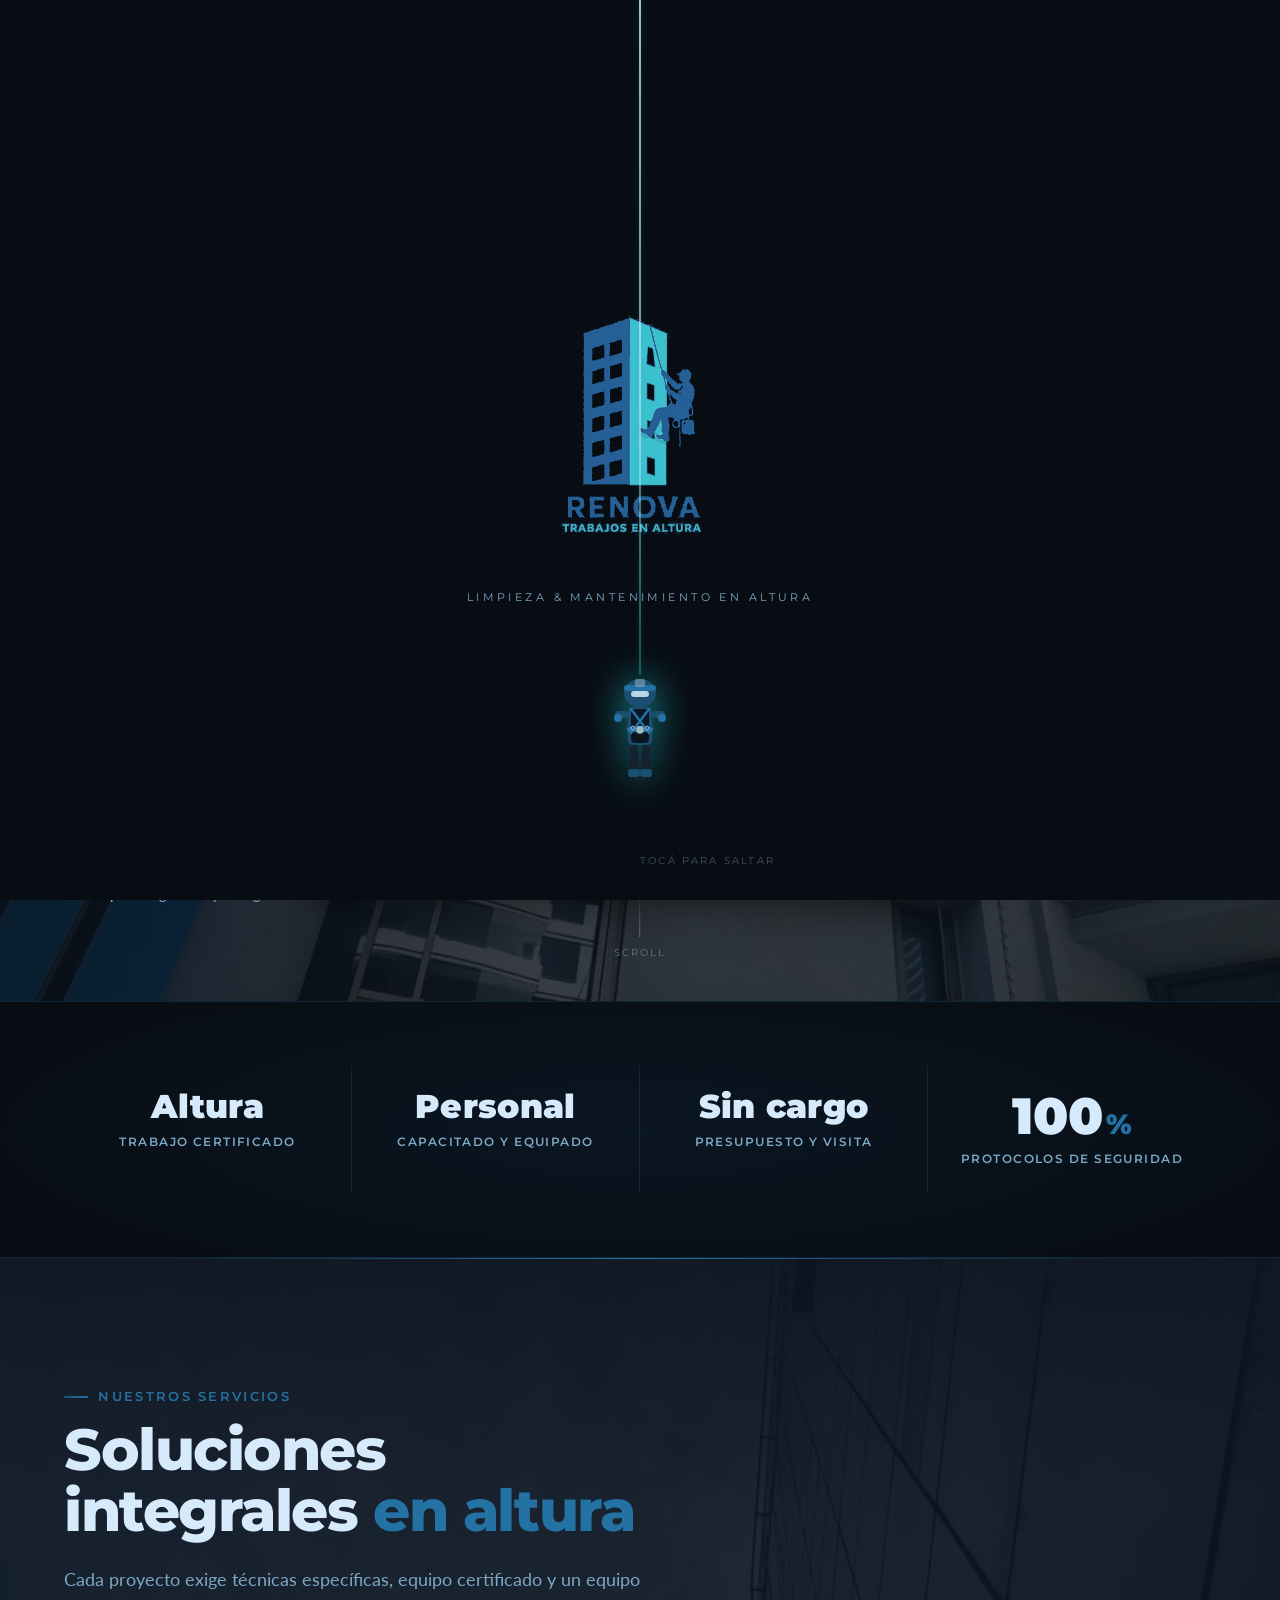
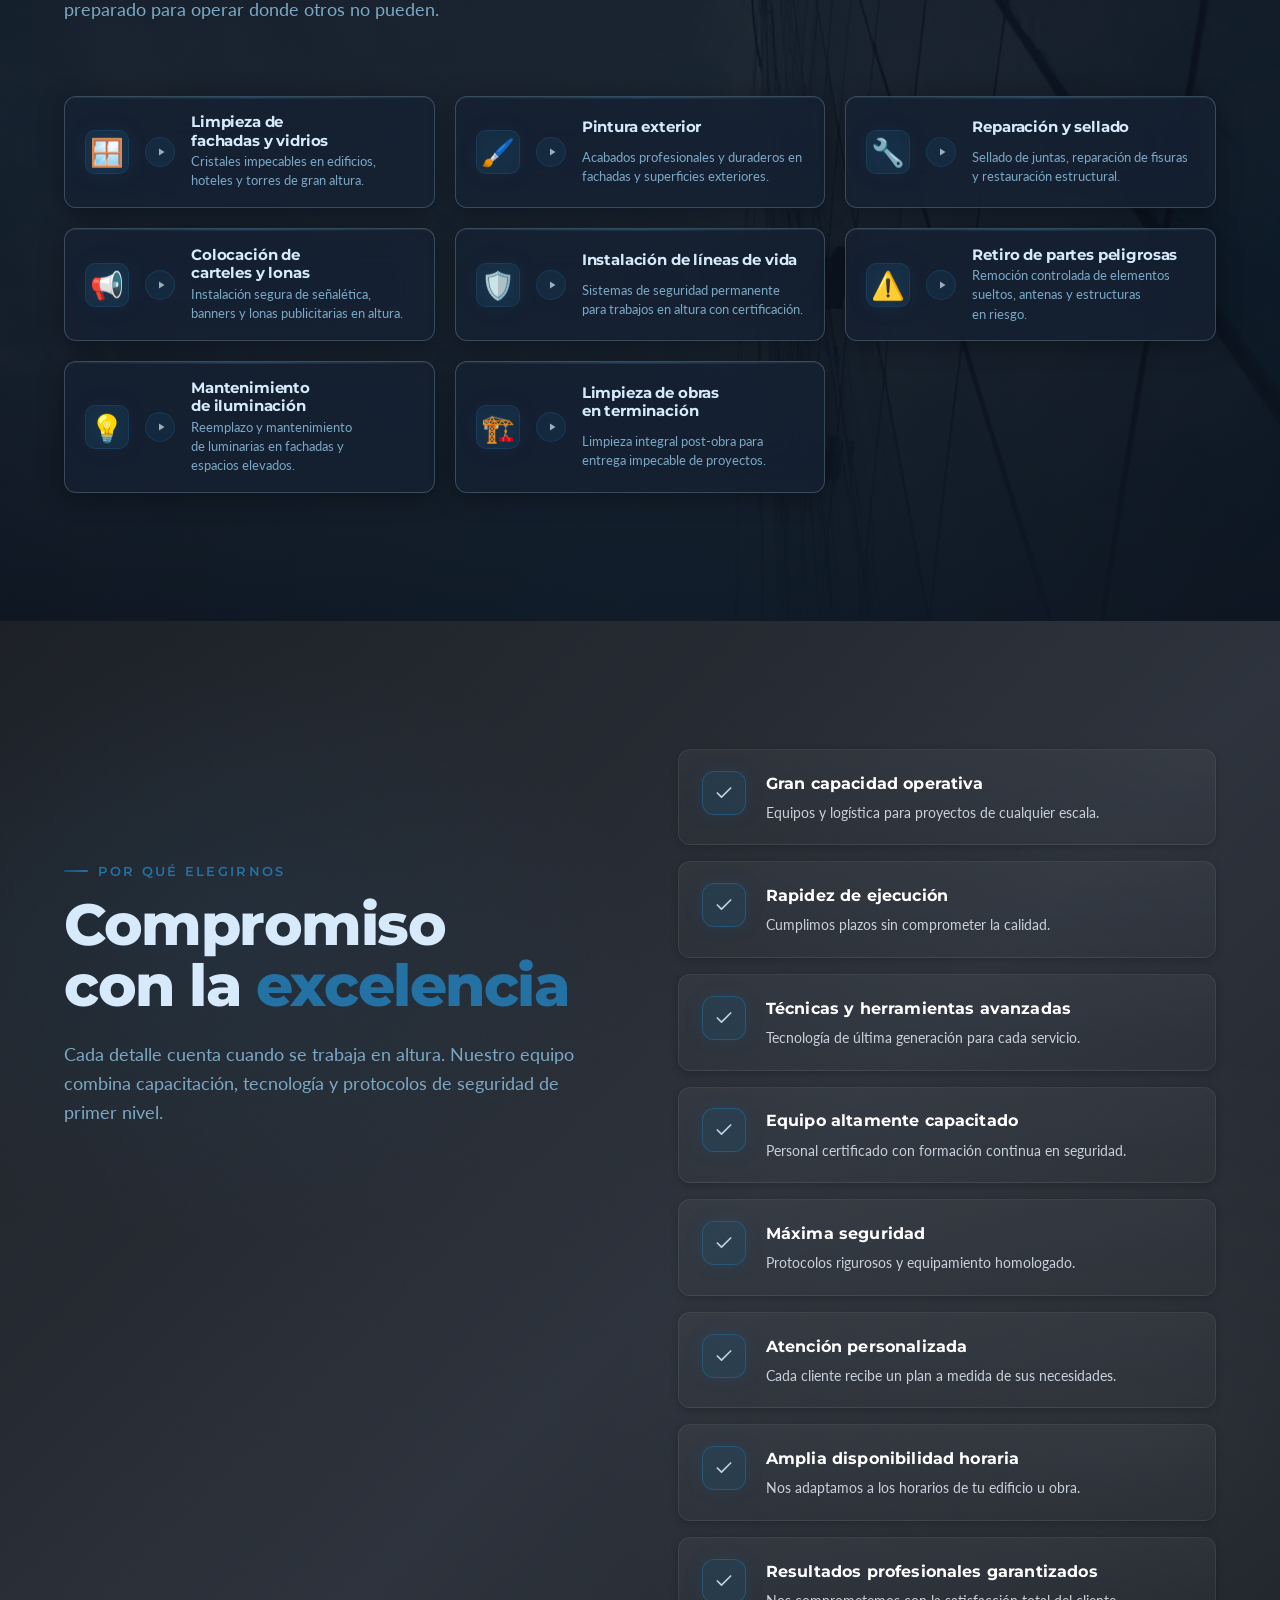
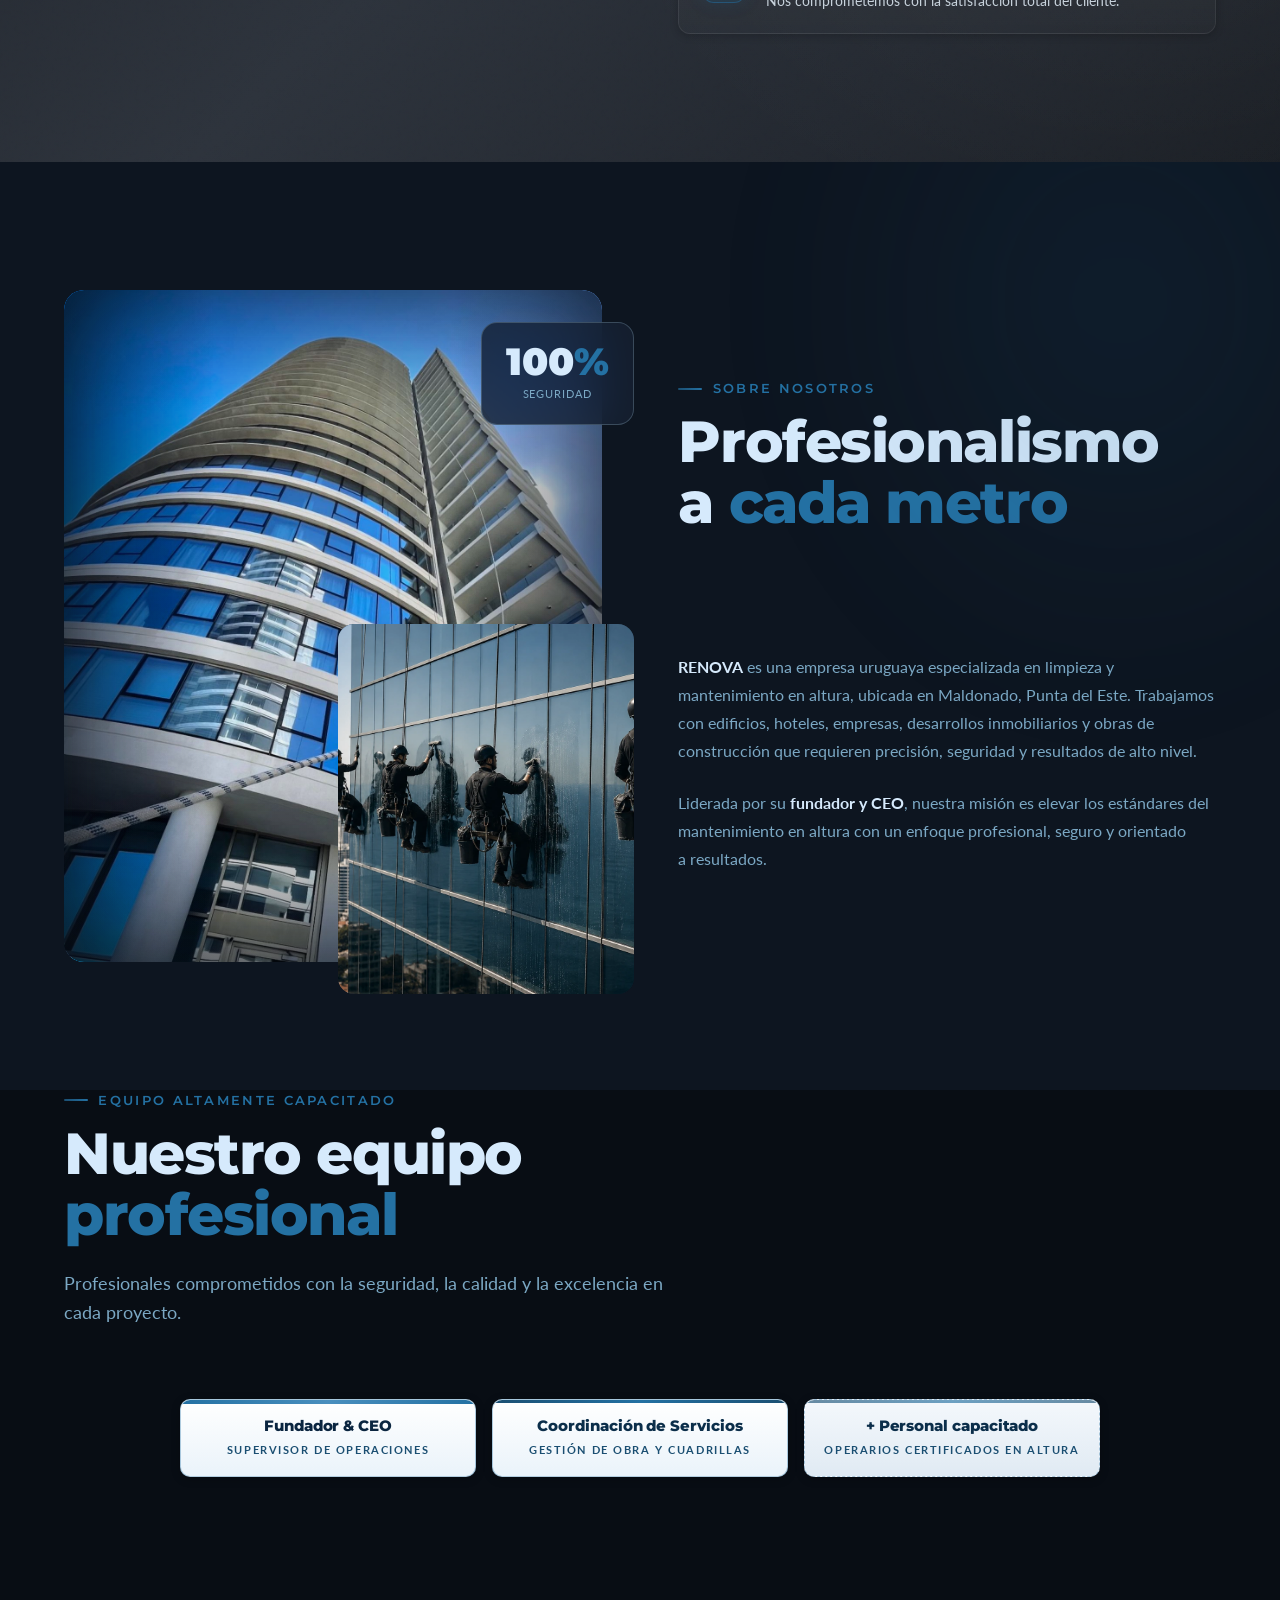
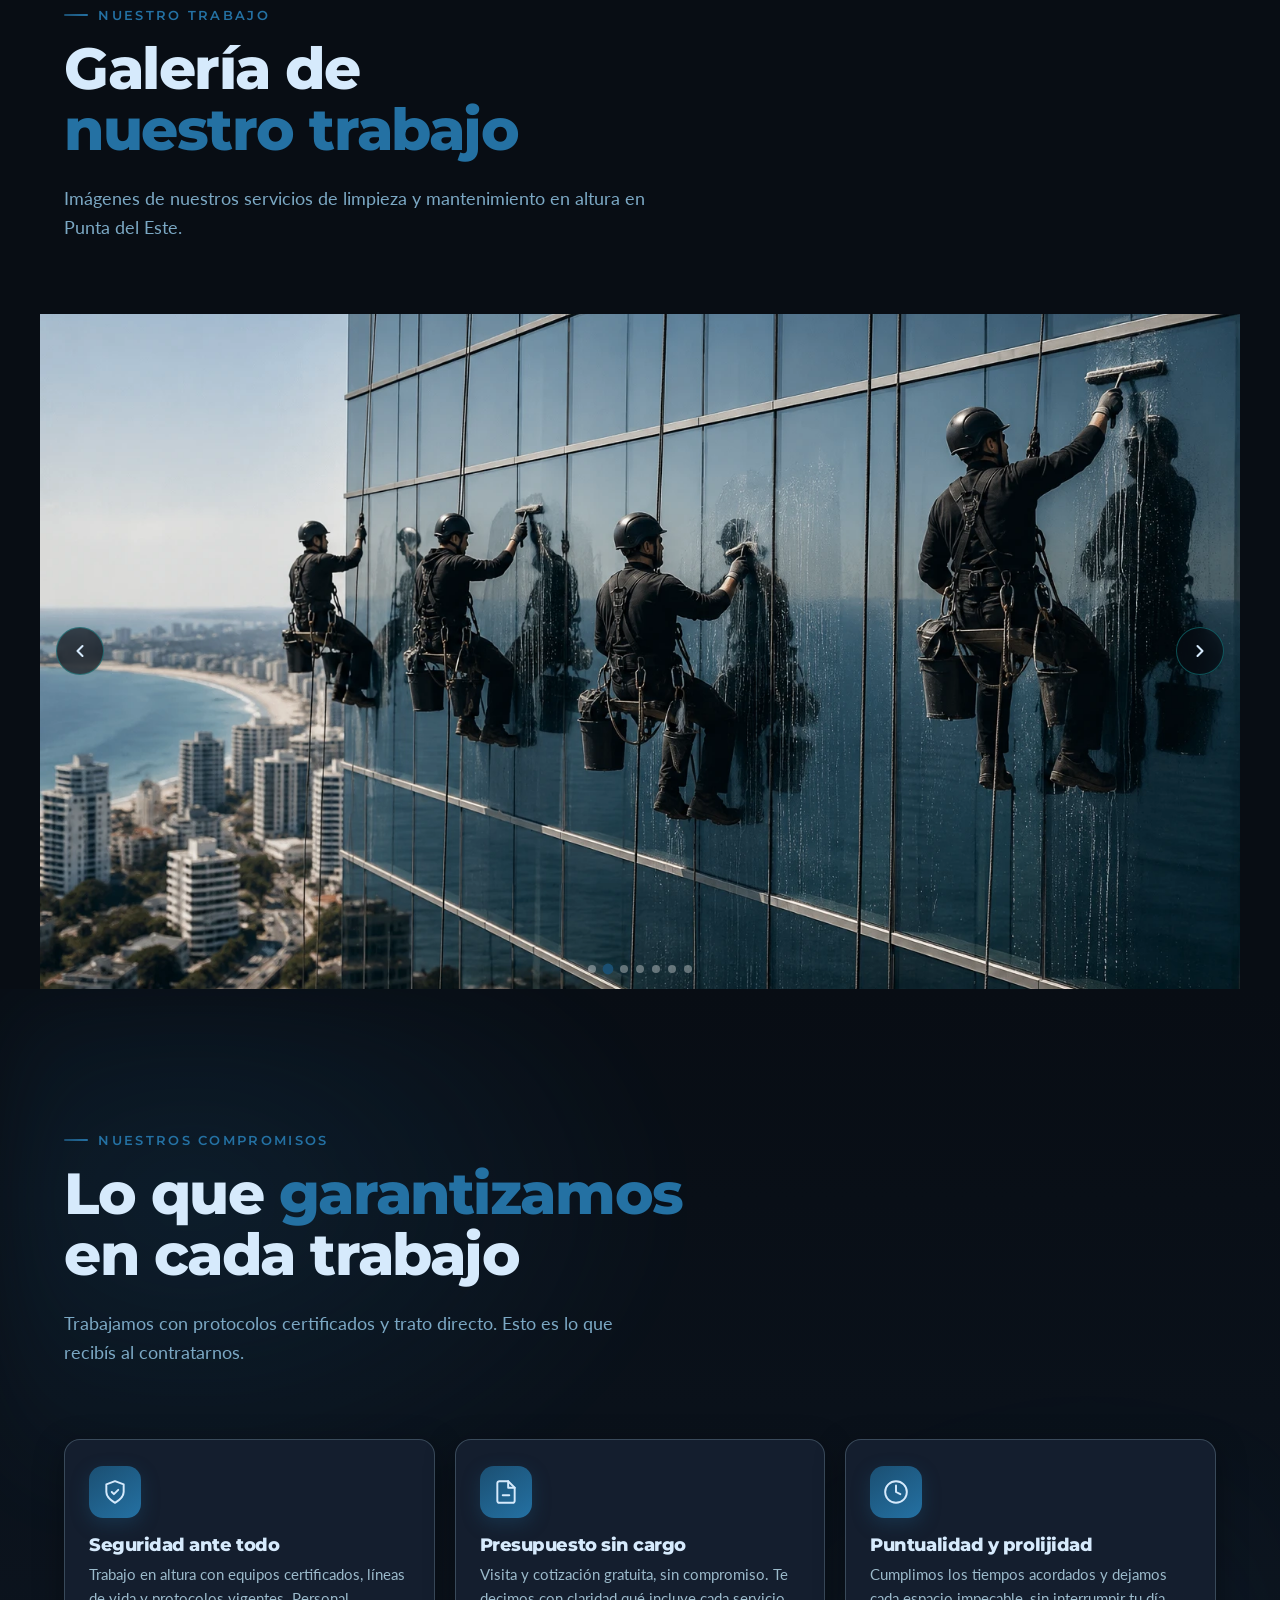
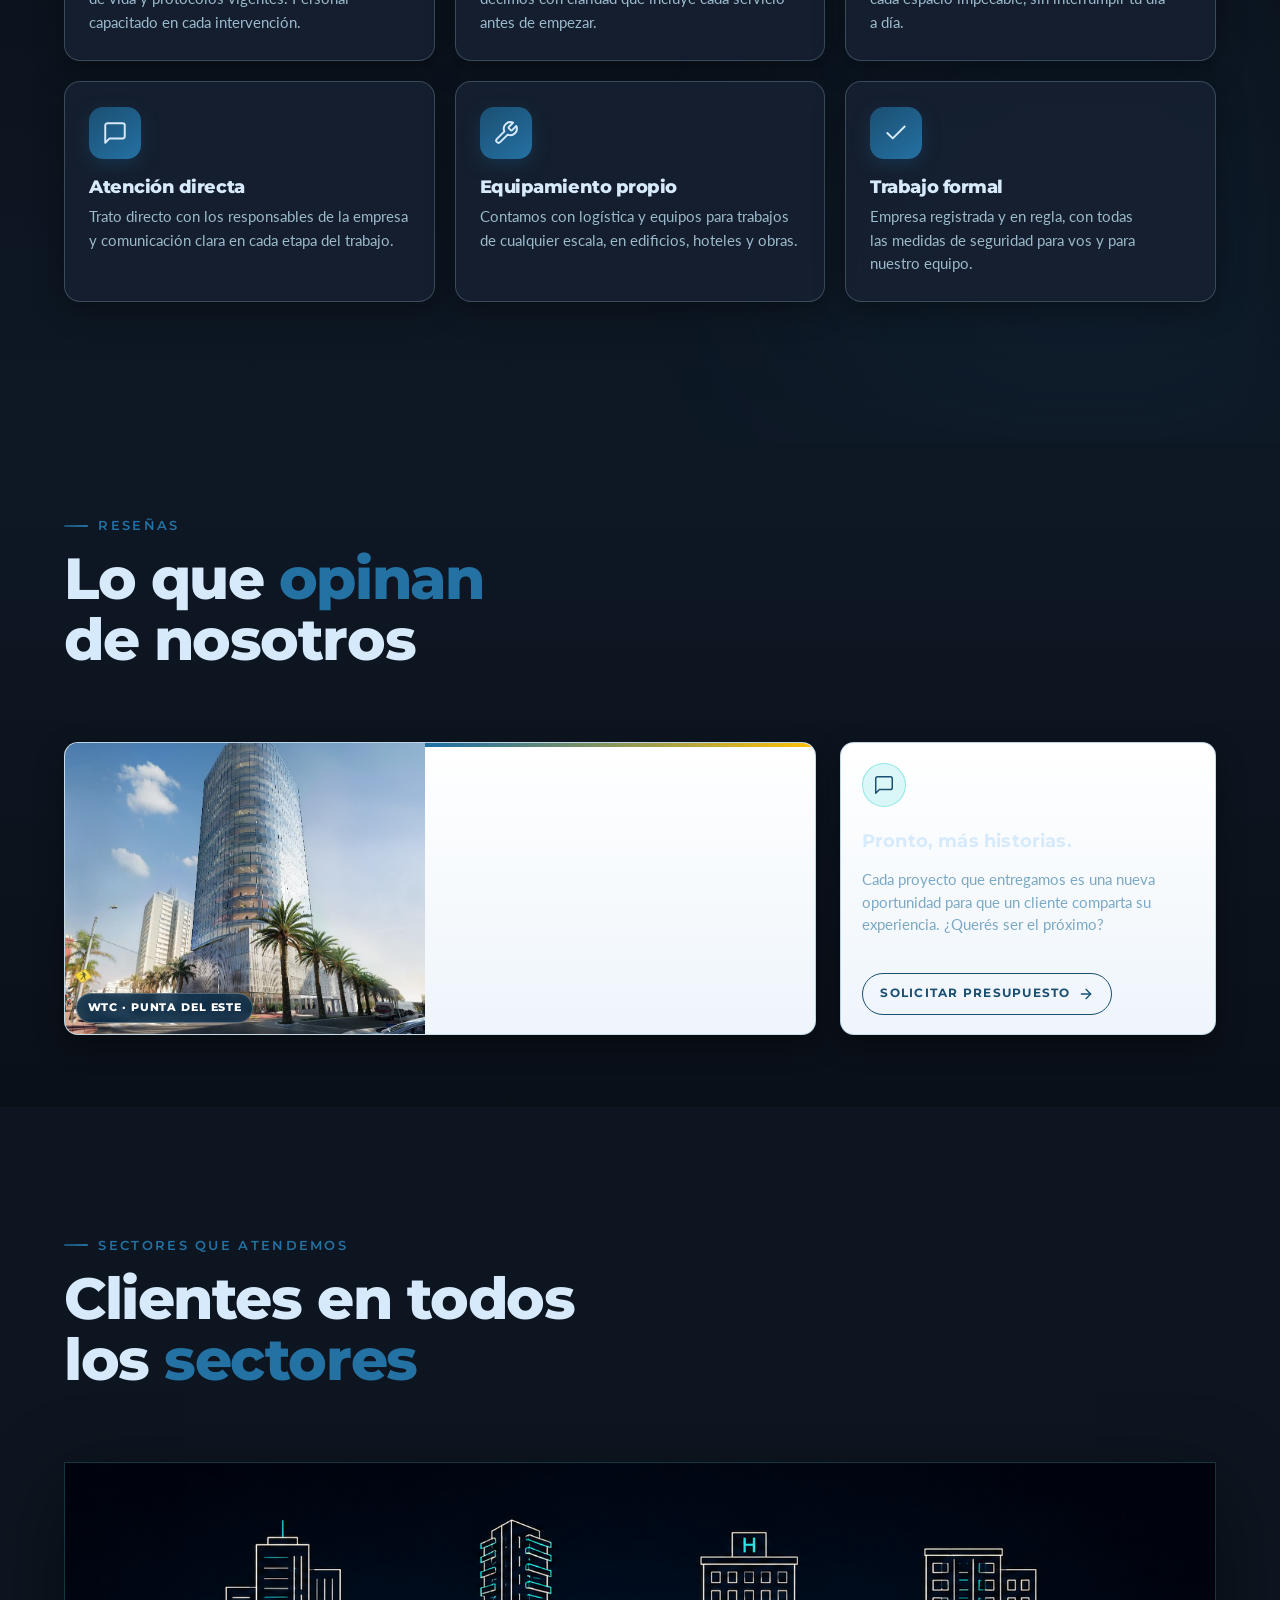
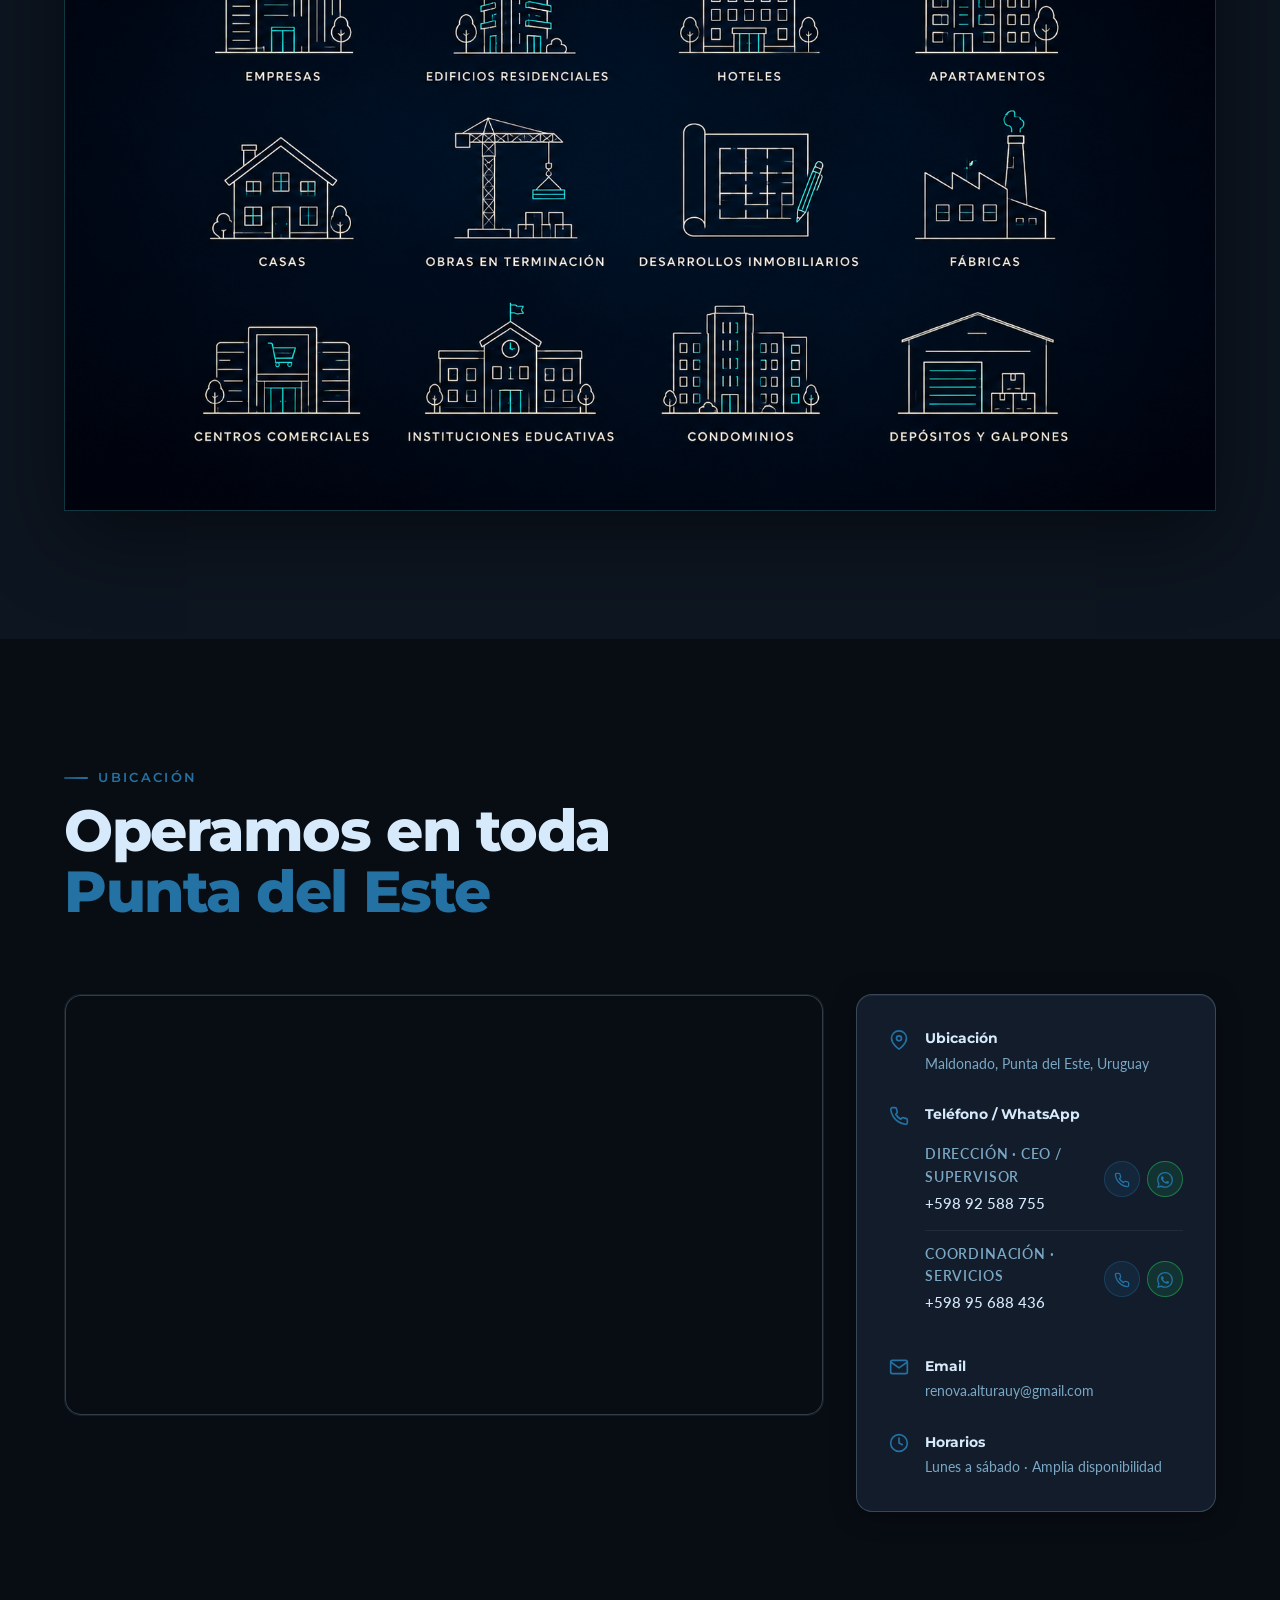
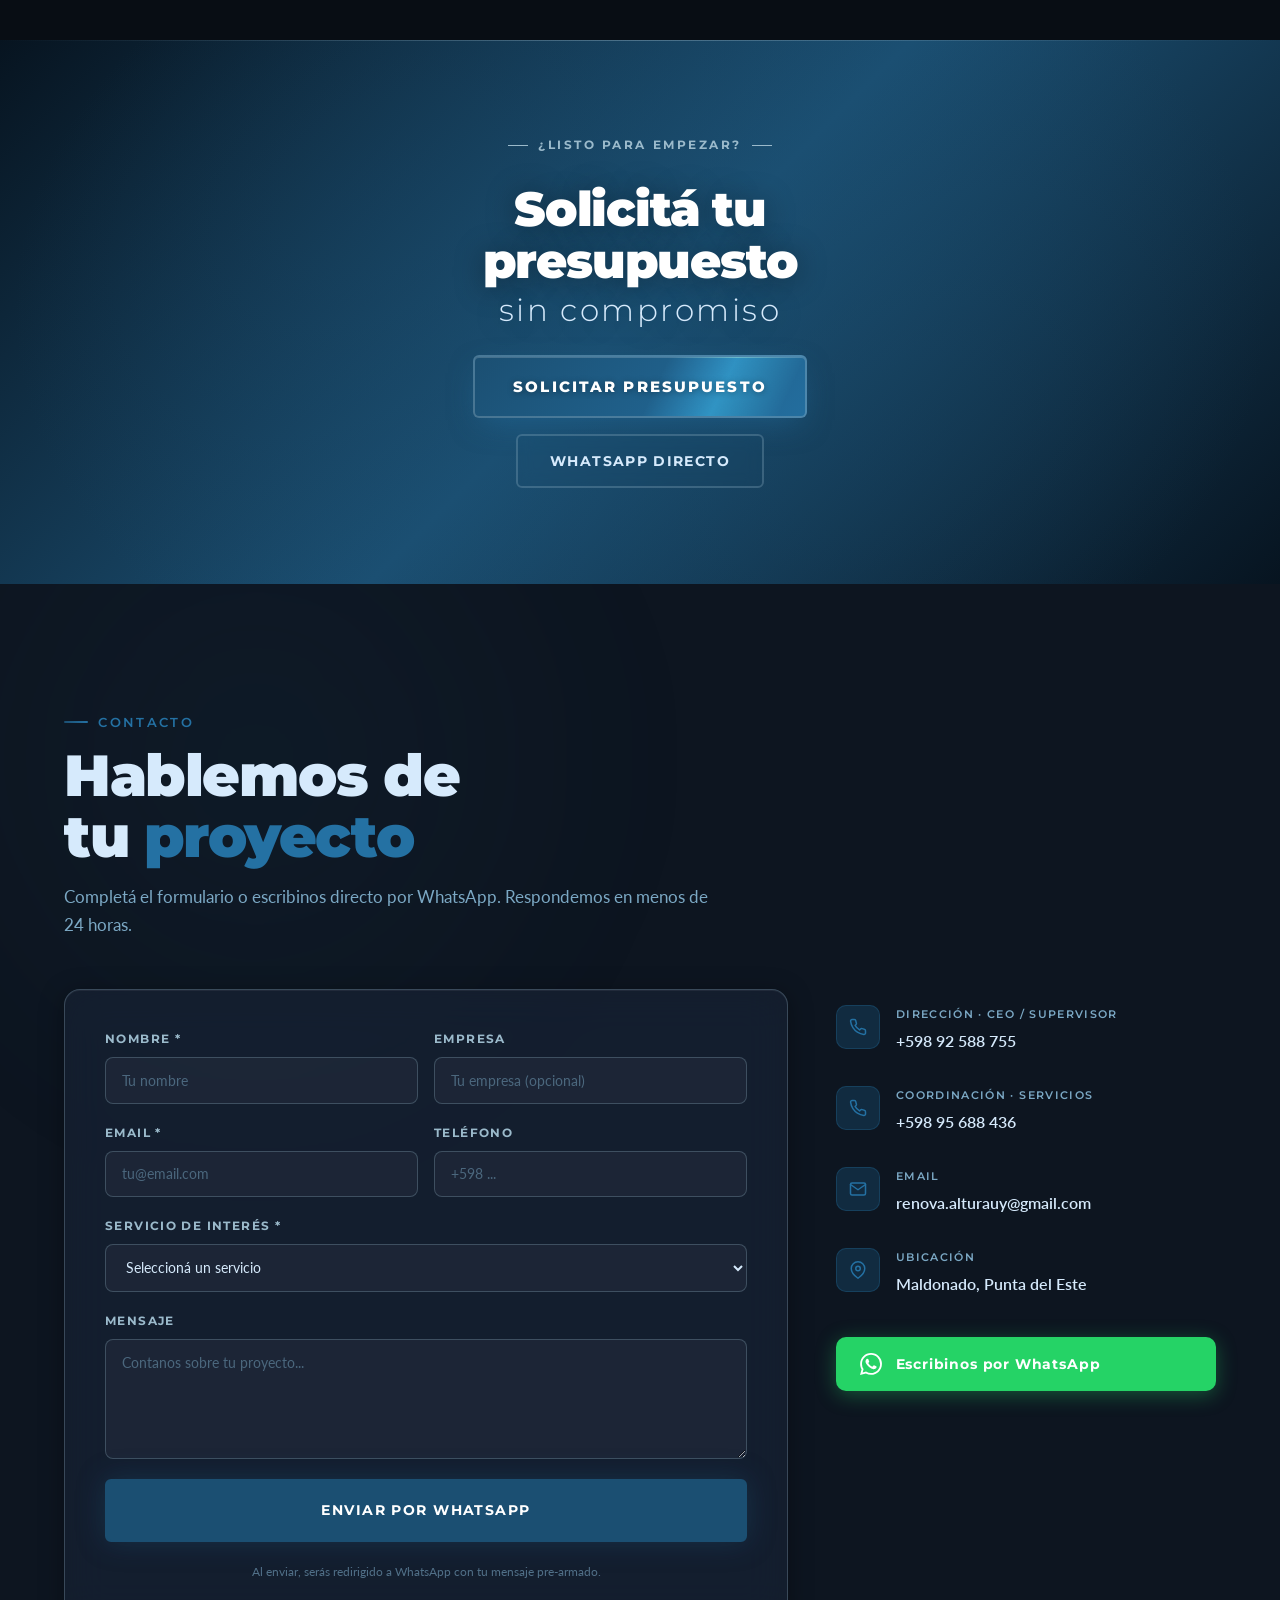
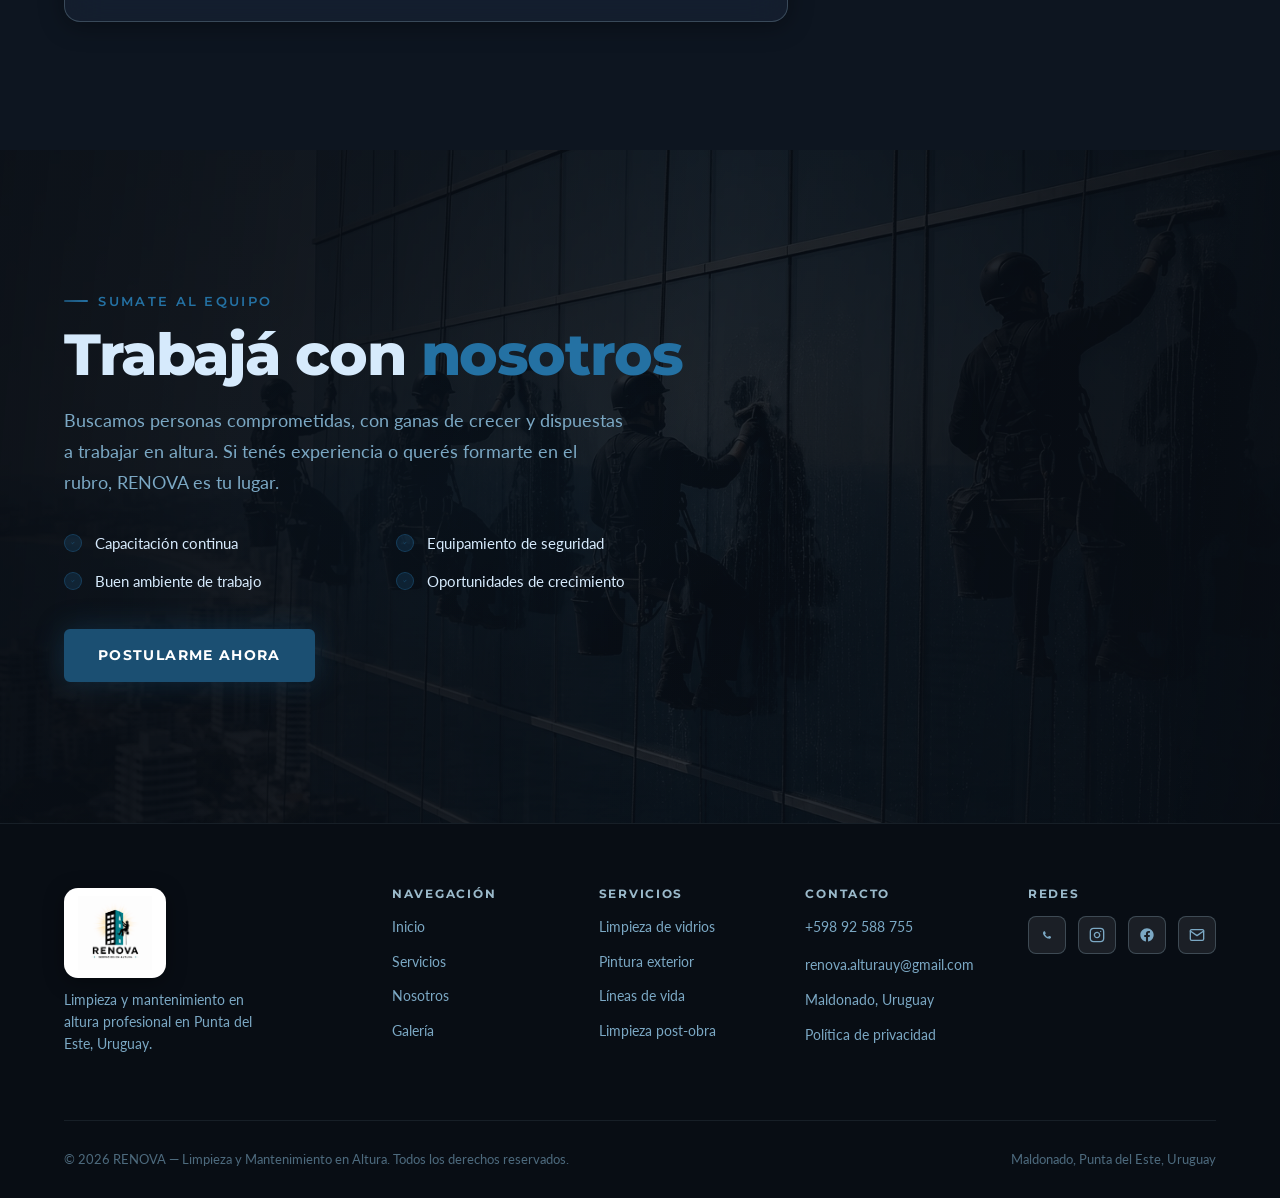
<file: index.html>
<!DOCTYPE html>
<html lang="es-UY">
<head>
  <meta charset="UTF-8">
  <meta name="viewport" content="width=device-width, initial-scale=1.0">

  <!-- ─── SEO Primary ─── -->
  <title>RENOVA · Limpieza y mantenimiento en altura · Punta del Este, Uruguay</title>
  <meta name="description" content="Trabajos en altura con rappel profesional en Punta del Este y Maldonado: limpieza de fachadas, vidrios, pintura exterior, sellado, líneas de vida y mantenimiento integral. Presupuesto sin compromiso en 24 horas.">
  <meta name="keywords" content="limpieza en altura Punta del Este, mantenimiento en altura Maldonado, limpieza de vidrios edificios Uruguay, trabajos verticales, rappel industrial, pintura de fachadas, líneas de vida, RENOVA">
  <meta name="robots" content="index, follow, max-image-preview:large">
  <meta name="theme-color" content="#080D14">
  <link rel="canonical" href="https://renovaaltura.com/">

  <!-- ─── Open Graph / Facebook ─── -->
  <meta property="og:type" content="website">
  <meta property="og:url" content="https://renovaaltura.com/">
  <meta property="og:title" content="RENOVA · Limpieza y mantenimiento en altura · Punta del Este">
  <meta property="og:description" content="Trabajos verticales profesionales en Punta del Este: limpieza de fachadas, vidrios, pintura y mantenimiento integral con rappel certificado. Presupuesto en 24h.">
  <meta property="og:image" content="https://renovaaltura.com/assets/img/logo-renova-nuevo.png">
  <meta property="og:image:width" content="1200">
  <meta property="og:image:height" content="630">
  <meta property="og:locale" content="es_UY">
  <meta property="og:site_name" content="RENOVA">

  <!-- ─── Twitter Card ─── -->
  <meta name="twitter:card" content="summary_large_image">
  <meta name="twitter:title" content="RENOVA · Limpieza y mantenimiento en altura">
  <meta name="twitter:description" content="Trabajos en altura profesionales en Punta del Este. Presupuesto sin compromiso en 24h.">
  <meta name="twitter:image" content="https://renovaaltura.com/assets/img/logo-renova-nuevo.png">

  <!-- ─── Favicon ─── -->
  <link rel="icon" type="image/png" href="assets/img/logo-renova-trans.png">
  <link rel="apple-touch-icon" href="assets/img/logo-renova-nuevo.png">

  <!-- ─── Fonts ─── -->
  <link rel="preconnect" href="https://fonts.googleapis.com">
  <link rel="preconnect" href="https://fonts.gstatic.com" crossorigin>
  <link href="https://fonts.googleapis.com/css2?family=Lato:wght@300;400;700&family=Montserrat:wght@300;600;700;800;900&display=swap" rel="stylesheet">

  <!-- ─── Styles ─── -->
  <link rel="stylesheet" href="styles.css?v=20260601">

  <!-- ─── JSON-LD: Review del cliente destacado ─── -->
  <script type="application/ld+json">
  {
    "@context": "https://schema.org",
    "@type": "Review",
    "itemReviewed": {
      "@type": "LocalBusiness",
      "name": "RENOVA",
      "url": "https://renovaaltura.com/"
    },
    "author": { "@type": "Organization", "name": "Administración WTC Punta del Este" },
    "reviewRating": { "@type": "Rating", "ratingValue": "5", "bestRating": "5" },
    "reviewBody": "Excelente servicio de limpieza y mantenimiento en altura. Puntuales, seguros y con un resultado impecable."
  }
  </script>

  <!-- ─── JSON-LD: LocalBusiness ─── -->
  <script type="application/ld+json">
  {
    "@context": "https://schema.org",
    "@type": "LocalBusiness",
    "@id": "https://renovaaltura.com/#business",
    "name": "RENOVA",
    "alternateName": "RENOVA Trabajos en Altura",
    "description": "Empresa profesional de limpieza y mantenimiento en altura con técnicas de rappel certificadas en Punta del Este, Uruguay.",
    "url": "https://renovaaltura.com/",
    "image": "https://renovaaltura.com/assets/img/logo-renova-nuevo.png",
    "logo": "https://renovaaltura.com/assets/img/logo-renova-nuevo.png",
    "telephone": "+59892588755",
    "priceRange": "$$",
    "address": {
      "@type": "PostalAddress",
      "addressLocality": "Maldonado",
      "addressRegion": "Maldonado",
      "addressCountry": "UY"
    },
    "areaServed": [
      { "@type": "City", "name": "Punta del Este" },
      { "@type": "City", "name": "Maldonado" },
      { "@type": "AdministrativeArea", "name": "Departamento de Maldonado" }
    ],
    "geo": {
      "@type": "GeoCoordinates",
      "latitude": -34.92,
      "longitude": -54.97
    },
    "openingHoursSpecification": [{
      "@type": "OpeningHoursSpecification",
      "dayOfWeek": ["Monday","Tuesday","Wednesday","Thursday","Friday","Saturday"],
      "opens": "08:00",
      "closes": "19:00"
    }],
    "sameAs": ["https://wa.me/59892588755"],
    "hasOfferCatalog": {
      "@type": "OfferCatalog",
      "name": "Servicios en altura",
      "itemListElement": [
        { "@type": "Offer", "itemOffered": { "@type": "Service", "name": "Limpieza de fachadas y vidrios" } },
        { "@type": "Offer", "itemOffered": { "@type": "Service", "name": "Pintura exterior" } },
        { "@type": "Offer", "itemOffered": { "@type": "Service", "name": "Reparación y sellado" } },
        { "@type": "Offer", "itemOffered": { "@type": "Service", "name": "Colocación de carteles y lonas" } },
        { "@type": "Offer", "itemOffered": { "@type": "Service", "name": "Instalación de líneas de vida" } },
        { "@type": "Offer", "itemOffered": { "@type": "Service", "name": "Retiro de partes peligrosas" } },
        { "@type": "Offer", "itemOffered": { "@type": "Service", "name": "Mantenimiento de iluminación" } },
        { "@type": "Offer", "itemOffered": { "@type": "Service", "name": "Limpieza de obras en terminación" } }
      ]
    }
  }
  </script>
</head>
<body>

  <!-- ═══ SKIP LINK ═══ -->
  <a href="#servicios" class="skip-link">Ir al contenido</a>

  <!-- ═══ INTRO CINEMATICO ═══ -->
  <div id="intro" aria-hidden="true">
    <div id="intro-glass"></div>

    <div id="intro-climber">
      <div id="intro-rope"></div>
      <svg id="intro-char" viewBox="0 0 90 130" fill="none" xmlns="http://www.w3.org/2000/svg">
        <!-- Casco -->
        <ellipse cx="45" cy="18" rx="16" ry="14" fill="#1B4F72"/>
        <rect x="29" y="10" width="32" height="6" rx="3" fill="#2471A3"/>
        <rect x="40" y="4" width="10" height="8" rx="2" fill="#9BBACB" opacity=".5"/>
        <!-- Visor -->
        <rect x="36" y="16" width="18" height="6" rx="3" fill="#D6EAFC" opacity=".85"/>
        <!-- Cuerpo / arnés -->
        <rect x="33" y="32" width="24" height="38" rx="5" fill="#1B4F72"/>
        <rect x="36" y="34" width="18" height="34" rx="4" fill="#0D1520"/>
        <!-- Arnés cruces -->
        <line x1="36" y1="34" x2="54" y2="58" stroke="#2471A3" stroke-width="2.5" stroke-linecap="round"/>
        <line x1="54" y1="34" x2="36" y2="58" stroke="#2471A3" stroke-width="2.5" stroke-linecap="round"/>
        <!-- Cinturón -->
        <rect x="32" y="52" width="26" height="5" rx="2" fill="#2471A3"/>
        <rect x="42" y="51" width="6" height="7" rx="1.5" fill="#9BBACB"/>
        <!-- Brazos -->
        <rect x="20" y="36" width="13" height="7" rx="3.5" fill="#1B4F72"/>
        <rect x="57" y="36" width="13" height="7" rx="3.5" fill="#1B4F72"/>
        <!-- Piernas -->
        <rect x="35" y="70" width="8" height="28" rx="4" fill="#162030"/>
        <rect x="47" y="70" width="8" height="28" rx="4" fill="#162030"/>
        <!-- Botas -->
        <rect x="33" y="94" width="12" height="8" rx="3" fill="#1B4F72"/>
        <rect x="45" y="94" width="12" height="8" rx="3" fill="#1B4F72"/>
        <!-- Guantes -->
        <circle cx="23" cy="43" r="4" fill="#2471A3"/>
        <circle cx="67" cy="43" r="4" fill="#2471A3"/>
        <!-- Mosquetones -->
        <circle cx="45" cy="55" r="3" fill="none" stroke="#9BBACB" stroke-width="1.5"/>
        <circle cx="38" cy="53" r="2" fill="none" stroke="#9BBACB" stroke-width="1"/>
        <circle cx="52" cy="53" r="2" fill="none" stroke="#9BBACB" stroke-width="1"/>
      </svg>
    </div>

    <div id="intro-squeegee">
      <div id="intro-sq-water"></div>
      <div id="intro-sq-blade">
        <div id="intro-sq-handle"></div>
      </div>
      <div id="intro-sq-drips"></div>
    </div>

    <div id="intro-logo">
      <img src="assets/img/logo-renova-trans.png" alt="RENOVA">
      <p class="intro-tagline">Limpieza &amp; mantenimiento en altura</p>
    </div>

    <div id="intro-bubbles"></div>
    <div id="intro-skip">Tocá para saltar</div>
  </div>

  <!-- ═══ CUSTOM CURSOR ═══ -->
  <div class="cursor" aria-hidden="true">
    <div class="cursor-dot"></div>
    <div class="cursor-ring"></div>
  </div>

  <!-- ═══ WHATSAPP FLOAT ═══ -->
  <a href="https://wa.me/59892588755?text=Hola%20RENOVA%2C%20me%20gustar%C3%ADa%20solicitar%20un%20presupuesto."
     class="whatsapp-float" target="_blank" rel="noopener noreferrer" aria-label="Contactar por WhatsApp">
    <svg viewBox="0 0 24 24" fill="currentColor"><path d="M17.472 14.382c-.297-.149-1.758-.867-2.03-.967-.273-.099-.471-.148-.67.15-.197.297-.767.966-.94 1.164-.173.199-.347.223-.644.075-.297-.15-1.255-.463-2.39-1.475-.883-.788-1.48-1.761-1.653-2.059-.173-.297-.018-.458.13-.606.134-.133.298-.347.446-.52.149-.174.198-.298.298-.497.099-.198.05-.371-.025-.52-.075-.149-.669-1.612-.916-2.207-.242-.579-.487-.5-.669-.51-.173-.008-.371-.01-.57-.01-.198 0-.52.074-.792.372-.272.297-1.04 1.016-1.04 2.479 0 1.462 1.065 2.875 1.213 3.074.149.198 2.096 3.2 5.077 4.487.709.306 1.262.489 1.694.625.712.227 1.36.195 1.871.118.571-.085 1.758-.719 2.006-1.413.248-.694.248-1.289.173-1.413-.074-.124-.272-.198-.57-.347m-5.421 7.403h-.004a9.87 9.87 0 01-5.031-1.378l-.361-.214-3.741.982.998-3.648-.235-.374a9.86 9.86 0 01-1.51-5.26c.001-5.45 4.436-9.884 9.888-9.884 2.64 0 5.122 1.03 6.988 2.898a9.825 9.825 0 012.893 6.994c-.003 5.45-4.437 9.884-9.885 9.884m8.413-18.297A11.815 11.815 0 0012.05 0C5.495 0 .16 5.335.157 11.892c0 2.096.547 4.142 1.588 5.945L.057 24l6.305-1.654a11.882 11.882 0 005.683 1.448h.005c6.554 0 11.89-5.335 11.893-11.893a11.821 11.821 0 00-3.48-8.413z"/></svg>
    <span class="whatsapp-tooltip">Escribinos por WhatsApp</span>
  </a>

  <!-- ═══ HEADER / NAV ═══ -->
  <header id="header" class="nav-header">
    <nav class="nav-container" aria-label="Navegación principal">
      <a href="#" class="nav-logo nav-logo-pill" aria-label="RENOVA — Inicio">
        <span class="nav-logo-sweep"></span>
        <span class="nav-logo-text">RENOVA</span>
      </a>

      <div id="navMenu" class="nav-menu" role="menubar">
        <a href="#inicio" class="nav-link" role="menuitem">Inicio</a>
        <a href="#servicios" class="nav-link" role="menuitem">Servicios</a>
        <a href="#nosotros" class="nav-link" role="menuitem">Nosotros</a>
        <a href="#galeria" class="nav-link" role="menuitem">Galería</a>
        <a href="#ubicacion" class="nav-link" role="menuitem">Ubicación</a>
        <a href="#contacto" class="nav-link" role="menuitem">Contacto</a>
      </div>

      <a href="#contacto" class="btn btn-cta">Solicitar Presupuesto</a>

      <button id="navBurger" class="nav-burger" aria-label="Menú" aria-expanded="false" aria-controls="navMenu">
        <span></span><span></span><span></span>
      </button>
    </nav>
  </header>

  <!-- ═══ HERO ═══ -->
  <section id="inicio" class="hero">
    <video class="hero-video" autoplay muted loop playsinline poster="assets/img/galeria-1.jpg">
      <source src="assets/video/hero.mp4" type="video/mp4">
    </video>
    <div class="hero-overlay"></div>
    <div class="hero-overlay-side"></div>
    <div class="hero-grain"></div>

    <div class="hero-layout">
      <div class="hero-content">
        <div class="hero-eyebrow">
          <span class="hero-dot"></span>
          Maldonado · Punta del Este, Uruguay
        </div>
        <h1 class="hero-title">
          Trabajos en altura,<br>
          <em>sin riesgos ni excusas.</em>
        </h1>
        <p class="hero-sub">
          Limpieza, pintura, sellado y mantenimiento integral con rappel certificado. Atendemos edificios, hoteles, obras y empresas de la zona este del Uruguay.
        </p>
        <div class="hero-actions">
          <a href="#contacto" class="btn btn-pulse">
            <span class="btn-shine"></span>
            <span class="btn-pulse-label">Solicitar presupuesto</span>
          </a>
          <a href="https://wa.me/59892588755?text=Hola%20RENOVA%2C%20quiero%20solicitar%20un%20presupuesto." class="btn btn-ghost" target="_blank" rel="noopener noreferrer">
            <svg viewBox="0 0 24 24" fill="currentColor" width="18" height="18" style="width:18px;height:18px;margin-right:.45rem;vertical-align:-3px"><path d="M17.472 14.382c-.297-.149-1.758-.867-2.03-.967-.273-.099-.471-.148-.67.15-.197.297-.767.966-.94 1.164-.173.199-.347.223-.644.075-.297-.15-1.255-.463-2.39-1.475-.883-.788-1.48-1.761-1.653-2.059-.173-.297-.018-.458.13-.606.134-.133.298-.347.446-.52.149-.174.198-.298.298-.497.099-.198.05-.371-.025-.52-.075-.149-.669-1.612-.916-2.207-.242-.579-.487-.5-.669-.51-.173-.008-.371-.01-.57-.01-.198 0-.52.074-.792.372-.272.297-1.04 1.016-1.04 2.479 0 1.462 1.065 2.875 1.213 3.074.149.198 2.096 3.2 5.077 4.487.709.306 1.262.489 1.694.625.712.227 1.36.195 1.871.118.571-.085 1.758-.719 2.006-1.413.248-.694.248-1.289.173-1.413z"/></svg>
            Chatear por WhatsApp
          </a>
        </div>
        <ul class="hero-trust">
          <li>
            <svg viewBox="0 0 24 24" fill="none" stroke="currentColor" stroke-width="2.4" stroke-linecap="round" stroke-linejoin="round"><polyline points="20 6 9 17 4 12"/></svg>
            Respuesta en menos de 24h
          </li>
          <li>
            <svg viewBox="0 0 24 24" fill="none" stroke="currentColor" stroke-width="2.4" stroke-linecap="round" stroke-linejoin="round"><polyline points="20 6 9 17 4 12"/></svg>
            Sin compromiso ni anticipo
          </li>
          <li>
            <svg viewBox="0 0 24 24" fill="none" stroke="currentColor" stroke-width="2.4" stroke-linecap="round" stroke-linejoin="round"><polyline points="20 6 9 17 4 12"/></svg>
            Empresa registrada y en regla
          </li>
        </ul>
      </div>

      <div class="hero-logo-mark">
        <div class="hero-logo-glow"></div>
        <img class="hero-logo-mark-img" src="assets/img/logo-renova-trans.png" alt="RENOVA — Logo" width="1536" height="1024">
      </div>
    </div>

    <div class="hero-scroll-hint" aria-hidden="true">
      <div class="hero-scroll-line"></div>
      <span>Scroll</span>
    </div>
  </section>

  <!-- ═══ STATS STRIP ═══ -->
  <div class="stats-strip">
    <div class="section-container">
      <div class="stats-grid">
        <div class="stat-item reveal">
          <div class="stat-num-wrap">
            <span class="stat-text">Altura</span>
          </div>
          <span class="stat-label">Trabajo certificado</span>
        </div>
        <div class="stat-item reveal">
          <div class="stat-num-wrap">
            <span class="stat-text">Personal</span>
          </div>
          <span class="stat-label">Capacitado y equipado</span>
        </div>
        <div class="stat-item reveal">
          <div class="stat-num-wrap">
            <span class="stat-text">Sin cargo</span>
          </div>
          <span class="stat-label">Presupuesto y visita</span>
        </div>
        <div class="stat-item reveal">
          <div class="stat-num-wrap">
            <span class="stat-num" data-count-to="100">0</span>
            <span class="stat-suffix">%</span>
          </div>
          <span class="stat-label">Protocolos de seguridad</span>
        </div>
      </div>
    </div>
  </div>

  <!-- ═══ SERVICIOS ═══ -->
  <section id="servicios" class="services section">
    <div class="services-bg">
      <img src="assets/img/galeria-5.jpg" alt="" loading="lazy">
      <div class="services-bg-overlay"></div>
    </div>

    <div class="section-container">
      <div class="section-header reveal">
        <p class="section-eyebrow">Nuestros servicios</p>
        <h2 class="section-title">Soluciones integrales <em>en altura</em></h2>
        <p class="section-sub">Cada proyecto exige técnicas específicas, equipo certificado y un equipo preparado para operar donde otros no pueden.</p>
      </div>

      <div class="services-grid">

        <!-- 1. Limpieza de fachadas y vidrios -->
        <div class="service-card glass-card reveal" tabindex="0" role="button"
             data-video="assets/video/services/limpieza-vidrios.mp4"
             data-service="Limpieza de fachadas y vidrios">
          <div class="service-icon">🪟</div>
          <h3 class="service-title">Limpieza de fachadas y vidrios</h3>
          <div class="service-play" aria-label="Ver video">
            <svg viewBox="0 0 24 24" fill="currentColor"><polygon points="8,5 19,12 8,19"/></svg>
          </div>
          <p class="service-desc">Cristales impecables en edificios, hoteles y torres de gran altura.</p>
        </div>

        <!-- 2. Pintura exterior -->
        <div class="service-card glass-card reveal" tabindex="0" role="button"
             data-video="assets/video/services/pintura.mp4"
             data-service="Pintura exterior">
          <div class="service-icon">🖌️</div>
          <h3 class="service-title">Pintura exterior</h3>
          <div class="service-play" aria-label="Ver video">
            <svg viewBox="0 0 24 24" fill="currentColor"><polygon points="8,5 19,12 8,19"/></svg>
          </div>
          <p class="service-desc">Acabados profesionales y duraderos en fachadas y superficies exteriores.</p>
        </div>

        <!-- 3. Reparación y sellado -->
        <div class="service-card glass-card reveal" tabindex="0" role="button"
             data-video="assets/video/services/reparacion.mp4"
             data-service="Reparación y sellado">
          <div class="service-icon">🔧</div>
          <h3 class="service-title">Reparación y sellado</h3>
          <div class="service-play" aria-label="Ver video">
            <svg viewBox="0 0 24 24" fill="currentColor"><polygon points="8,5 19,12 8,19"/></svg>
          </div>
          <p class="service-desc">Sellado de juntas, reparación de fisuras y restauración estructural.</p>
        </div>

        <!-- 4. Colocación de carteles y lonas -->
        <div class="service-card glass-card reveal" tabindex="0" role="button"
             data-video="assets/video/services/carteles.mp4"
             data-service="Colocación de carteles y lonas">
          <div class="service-icon">📢</div>
          <h3 class="service-title">Colocación de carteles y lonas</h3>
          <div class="service-play" aria-label="Ver video">
            <svg viewBox="0 0 24 24" fill="currentColor"><polygon points="8,5 19,12 8,19"/></svg>
          </div>
          <p class="service-desc">Instalación segura de señalética, banners y lonas publicitarias en altura.</p>
        </div>

        <!-- 5. Instalación de líneas de vida -->
        <div class="service-card glass-card reveal" tabindex="0" role="button"
             data-video="assets/video/services/lineas-vida.mp4"
             data-service="Instalación de líneas de vida">
          <div class="service-icon">🛡️</div>
          <h3 class="service-title">Instalación de líneas de vida</h3>
          <div class="service-play" aria-label="Ver video">
            <svg viewBox="0 0 24 24" fill="currentColor"><polygon points="8,5 19,12 8,19"/></svg>
          </div>
          <p class="service-desc">Sistemas de seguridad permanente para trabajos en altura con certificación.</p>
        </div>

        <!-- 6. Retiro de partes peligrosas -->
        <div class="service-card glass-card reveal" tabindex="0" role="button"
             data-video="assets/video/services/retiro.mp4"
             data-service="Retiro de partes peligrosas">
          <div class="service-icon">⚠️</div>
          <h3 class="service-title">Retiro de partes peligrosas</h3>
          <div class="service-play" aria-label="Ver video">
            <svg viewBox="0 0 24 24" fill="currentColor"><polygon points="8,5 19,12 8,19"/></svg>
          </div>
          <p class="service-desc">Remoción controlada de elementos sueltos, antenas y estructuras en riesgo.</p>
        </div>

        <!-- 7. Mantenimiento de iluminación -->
        <div class="service-card glass-card reveal" tabindex="0" role="button"
             data-video="assets/video/services/iluminacion.mp4"
             data-service="Mantenimiento de iluminación">
          <div class="service-icon">💡</div>
          <h3 class="service-title">Mantenimiento de iluminación</h3>
          <div class="service-play" aria-label="Ver video">
            <svg viewBox="0 0 24 24" fill="currentColor"><polygon points="8,5 19,12 8,19"/></svg>
          </div>
          <p class="service-desc">Reemplazo y mantenimiento de luminarias en fachadas y espacios elevados.</p>
        </div>

        <!-- 8. Limpieza de obras en terminación -->
        <div class="service-card glass-card reveal" tabindex="0" role="button"
             data-video="assets/video/services/obras.mp4"
             data-service="Limpieza de obras en terminación">
          <div class="service-icon">🏗️</div>
          <h3 class="service-title">Limpieza de obras en terminación</h3>
          <div class="service-play" aria-label="Ver video">
            <svg viewBox="0 0 24 24" fill="currentColor"><polygon points="8,5 19,12 8,19"/></svg>
          </div>
          <p class="service-desc">Limpieza integral post-obra para entrega impecable de proyectos.</p>
        </div>

      </div>
    </div>
  </section>

  <!-- ═══ SERVICE VIDEO MODAL ═══ -->
  <div class="service-modal" data-service-modal role="dialog" aria-modal="true" aria-label="Video del servicio" aria-hidden="true">
    <div class="service-modal-backdrop" data-modal-close></div>
    <div class="service-modal-frame">
      <button class="service-modal-close" data-modal-close aria-label="Cerrar">
        <svg viewBox="0 0 24 24" fill="none" stroke="currentColor" stroke-width="2" stroke-linecap="round"><line x1="18" y1="6" x2="6" y2="18"/><line x1="6" y1="6" x2="18" y2="18"/></svg>
      </button>
      <div class="service-modal-video-wrap">
        <video class="service-modal-video" data-modal-video muted playsinline></video>
        <div class="service-modal-loader" data-modal-loader>
          <div class="service-modal-spinner"></div>
        </div>
      </div>
      <div class="service-modal-info">
        <p class="service-modal-eyebrow">Servicio RENOVA</p>
        <h3 class="service-modal-title" data-modal-title></h3>
      </div>
    </div>
  </div>

  <!-- ═══ POR QUÉ ELEGIRNOS ═══ -->
  <section id="porque" class="features section">
    <div class="section-container">
      <div class="features-inner">
        <div class="features-text">
          <div class="section-header reveal">
            <p class="section-eyebrow">Por qué elegirnos</p>
            <h2 class="section-title">Compromiso con la <em>excelencia</em></h2>
            <p class="section-sub">Cada detalle cuenta cuando se trabaja en altura. Nuestro equipo combina capacitación, tecnología y protocolos de seguridad de primer nivel.</p>
          </div>
        </div>

        <div class="features-grid">
          <div class="feature-item reveal">
            <div class="feature-icon-wrap">
              <svg viewBox="0 0 24 24" fill="none" stroke="currentColor" stroke-width="2" stroke-linecap="round" stroke-linejoin="round"><polyline points="20 6 9 17 4 12"/></svg>
            </div>
            <div class="feature-text">
              <strong>Gran capacidad operativa</strong>
              <span>Equipos y logística para proyectos de cualquier escala.</span>
            </div>
          </div>

          <div class="feature-item reveal">
            <div class="feature-icon-wrap">
              <svg viewBox="0 0 24 24" fill="none" stroke="currentColor" stroke-width="2" stroke-linecap="round" stroke-linejoin="round"><polyline points="20 6 9 17 4 12"/></svg>
            </div>
            <div class="feature-text">
              <strong>Rapidez de ejecución</strong>
              <span>Cumplimos plazos sin comprometer la calidad.</span>
            </div>
          </div>

          <div class="feature-item reveal">
            <div class="feature-icon-wrap">
              <svg viewBox="0 0 24 24" fill="none" stroke="currentColor" stroke-width="2" stroke-linecap="round" stroke-linejoin="round"><polyline points="20 6 9 17 4 12"/></svg>
            </div>
            <div class="feature-text">
              <strong>Técnicas y herramientas avanzadas</strong>
              <span>Tecnología de última generación para cada servicio.</span>
            </div>
          </div>

          <div class="feature-item reveal">
            <div class="feature-icon-wrap">
              <svg viewBox="0 0 24 24" fill="none" stroke="currentColor" stroke-width="2" stroke-linecap="round" stroke-linejoin="round"><polyline points="20 6 9 17 4 12"/></svg>
            </div>
            <div class="feature-text">
              <strong>Equipo altamente capacitado</strong>
              <span>Personal certificado con formación continua en seguridad.</span>
            </div>
          </div>

          <div class="feature-item reveal">
            <div class="feature-icon-wrap">
              <svg viewBox="0 0 24 24" fill="none" stroke="currentColor" stroke-width="2" stroke-linecap="round" stroke-linejoin="round"><polyline points="20 6 9 17 4 12"/></svg>
            </div>
            <div class="feature-text">
              <strong>Máxima seguridad</strong>
              <span>Protocolos rigurosos y equipamiento homologado.</span>
            </div>
          </div>

          <div class="feature-item reveal">
            <div class="feature-icon-wrap">
              <svg viewBox="0 0 24 24" fill="none" stroke="currentColor" stroke-width="2" stroke-linecap="round" stroke-linejoin="round"><polyline points="20 6 9 17 4 12"/></svg>
            </div>
            <div class="feature-text">
              <strong>Atención personalizada</strong>
              <span>Cada cliente recibe un plan a medida de sus necesidades.</span>
            </div>
          </div>

          <div class="feature-item reveal">
            <div class="feature-icon-wrap">
              <svg viewBox="0 0 24 24" fill="none" stroke="currentColor" stroke-width="2" stroke-linecap="round" stroke-linejoin="round"><polyline points="20 6 9 17 4 12"/></svg>
            </div>
            <div class="feature-text">
              <strong>Amplia disponibilidad horaria</strong>
              <span>Nos adaptamos a los horarios de tu edificio u obra.</span>
            </div>
          </div>

          <div class="feature-item reveal">
            <div class="feature-icon-wrap">
              <svg viewBox="0 0 24 24" fill="none" stroke="currentColor" stroke-width="2" stroke-linecap="round" stroke-linejoin="round"><polyline points="20 6 9 17 4 12"/></svg>
            </div>
            <div class="feature-text">
              <strong>Resultados profesionales garantizados</strong>
              <span>Nos comprometemos con la satisfacción total del cliente.</span>
            </div>
          </div>
        </div>
      </div>
    </div>
  </section>

  <!-- ═══ SOBRE NOSOTROS ═══ -->
  <section id="nosotros" class="about section">
    <div class="section-container">
      <div class="about-inner">
        <div class="about-images reveal">
          <div class="about-img-main">
            <img src="assets/img/galeria-1.jpg" alt="Trabajo en altura con rappel en una torre de Punta del Este" loading="lazy">
          </div>
          <div class="about-img-accent glass-card">
            <img src="assets/img/galeria-2.jpg" alt="Equipo profesional RENOVA en acción" loading="lazy">
          </div>
          <div class="about-stat glass-card">
            <span class="about-stat-num"><span data-count-to="100">0</span><em>%</em></span>
            <span class="about-stat-label">Seguridad</span>
          </div>
        </div>

        <div class="about-content reveal">
          <div class="section-header">
            <p class="section-eyebrow">Sobre nosotros</p>
            <h2 class="section-title">Profesionalismo a <em>cada metro</em></h2>
          </div>

          <p class="about-text">
            <strong>RENOVA</strong> es una empresa uruguaya especializada en limpieza y mantenimiento en altura, ubicada en Maldonado, Punta del Este. Trabajamos con edificios, hoteles, empresas, desarrollos inmobiliarios y obras de construcción que requieren precisión, seguridad y resultados de alto nivel.
          </p>
          <p class="about-text">
            Liderada por su <strong>fundador y CEO</strong>, nuestra misión es elevar los estándares del mantenimiento en altura con un enfoque profesional, seguro y orientado a resultados.
          </p>
        </div>
      </div>
    </div>
  </section>

  <!-- ═══ EQUIPO ═══ -->
  <section id="equipo" class="team section">
    <div class="section-container">
      <div class="section-header reveal">
        <p class="section-eyebrow">Equipo altamente capacitado</p>
        <h2 class="section-title">Nuestro equipo <em>profesional</em></h2>
        <p class="section-sub">Profesionales comprometidos con la seguridad, la calidad y la excelencia en cada proyecto.</p>
      </div>

      <!-- Equipo estático — chips compactos con nombre y rol -->
      <div class="team-static team-static--chips reveal">
        <!-- CEO -->
        <div class="team-chip team-chip--lead">
          <strong class="team-chip-name">Fundador &amp; CEO</strong>
          <span class="team-chip-role">Supervisor de operaciones</span>
        </div>
        <!-- Coordinador -->
        <div class="team-chip">
          <strong class="team-chip-name">Coordinación de Servicios</strong>
          <span class="team-chip-role">Gestión de obra y cuadrillas</span>
        </div>
        <!-- Equipo capacitado -->
        <div class="team-chip team-chip--more">
          <strong class="team-chip-name">+ Personal capacitado</strong>
          <span class="team-chip-role">Operarios certificados en altura</span>
        </div>
      </div>
    </div>
  </section>

  <!-- ═══ GALERÍA ═══ -->
  <section id="galeria" class="gallery section">
    <div class="section-container">
      <div class="section-header reveal">
        <p class="section-eyebrow">Nuestro trabajo</p>
        <h2 class="section-title">Galería de <em>nuestro trabajo</em></h2>
        <p class="section-sub">Imágenes de nuestros servicios de limpieza y mantenimiento en altura en Punta del Este.</p>
      </div>
    </div>

    <div class="gallery-carousel" data-gallery-carousel>
      <button class="gal-arrow gal-arrow--prev" data-gal-prev aria-label="Imagen anterior">
        <svg viewBox="0 0 24 24" fill="none" stroke="currentColor" stroke-width="2.5" stroke-linecap="round" stroke-linejoin="round"><polyline points="15 18 9 12 15 6"/></svg>
      </button>
      <button class="gal-arrow gal-arrow--next" data-gal-next aria-label="Siguiente imagen">
        <svg viewBox="0 0 24 24" fill="none" stroke="currentColor" stroke-width="2.5" stroke-linecap="round" stroke-linejoin="round"><polyline points="9 18 15 12 9 6"/></svg>
      </button>

      <div class="gal-track" data-gal-track>
        <div class="gal-slide" data-gal-slide>
          <img src="assets/img/galeria-1.jpg" alt="Limpieza de fachada" loading="lazy">
          <div class="gallery-overlay"><span>Limpieza de fachada</span></div>
        </div>
        <div class="gal-slide" data-gal-slide>
          <img src="assets/img/galeria-2.jpg" alt="Equipo profesional" loading="lazy">
          <div class="gallery-overlay"><span>Equipo profesional</span></div>
        </div>
        <div class="gal-slide" data-gal-slide>
          <img src="assets/img/galeria-3.jpg" alt="Seguridad garantizada" loading="lazy">
          <div class="gallery-overlay"><span>Seguridad garantizada</span></div>
        </div>
        <div class="gal-slide" data-gal-slide>
          <img src="assets/img/galeria-5.jpg" alt="Vidrios impecables" loading="lazy">
          <div class="gallery-overlay"><span>Vidrios impecables</span></div>
        </div>
        <div class="gal-slide" data-gal-slide>
          <img src="assets/img/galeria-6.jpg" alt="Limpieza post-obra" loading="lazy">
          <div class="gallery-overlay"><span>Limpieza post-obra</span></div>
        </div>
        <div class="gal-slide" data-gal-slide>
          <img src="assets/img/galeria-11.jpg" alt="Precisión en altura" loading="lazy">
          <div class="gallery-overlay"><span>Precisión en altura</span></div>
        </div>
        <div class="gal-slide" data-gal-slide>
          <img src="assets/img/galeria-12.jpg" alt="Equipo RENOVA" loading="lazy">
          <div class="gallery-overlay"><span>Equipo RENOVA</span></div>
        </div>
      </div>

      <div class="gal-dots" data-gal-dots></div>
    </div>
  </section>

  <!-- ═══ COMPROMISOS / GARANTÍAS ═══ -->
  <section class="commitments section">
    <div class="testimonials-bg"></div>
    <div class="section-container">
      <div class="section-header reveal">
        <p class="section-eyebrow">Nuestros compromisos</p>
        <h2 class="section-title">Lo que <em>garantizamos</em> en cada trabajo</h2>
        <p class="section-sub">Trabajamos con protocolos certificados y trato directo. Esto es lo que recibís al contratarnos.</p>
      </div>

      <div class="commit-grid reveal">
        <div class="commit-card">
          <div class="commit-icon">
            <svg viewBox="0 0 24 24" fill="none" stroke="currentColor" stroke-width="1.8" stroke-linecap="round" stroke-linejoin="round"><path d="M12 22s8-4 8-10V5l-8-3-8 3v7c0 6 8 10 8 10z"/><polyline points="9 12 11 14 15 10"/></svg>
          </div>
          <h3 class="commit-title">Seguridad ante todo</h3>
          <p class="commit-text">Trabajo en altura con equipos certificados, líneas de vida y protocolos vigentes. Personal capacitado en cada intervención.</p>
        </div>
        <div class="commit-card">
          <div class="commit-icon">
            <svg viewBox="0 0 24 24" fill="none" stroke="currentColor" stroke-width="1.8" stroke-linecap="round" stroke-linejoin="round"><path d="M14 2H6a2 2 0 0 0-2 2v16a2 2 0 0 0 2 2h12a2 2 0 0 0 2-2V8z"/><polyline points="14 2 14 8 20 8"/><line x1="9" y1="15" x2="15" y2="15"/></svg>
          </div>
          <h3 class="commit-title">Presupuesto sin cargo</h3>
          <p class="commit-text">Visita y cotización gratuita, sin compromiso. Te decimos con claridad qué incluye cada servicio antes de empezar.</p>
        </div>
        <div class="commit-card">
          <div class="commit-icon">
            <svg viewBox="0 0 24 24" fill="none" stroke="currentColor" stroke-width="1.8" stroke-linecap="round" stroke-linejoin="round"><circle cx="12" cy="12" r="10"/><polyline points="12 6 12 12 16 14"/></svg>
          </div>
          <h3 class="commit-title">Puntualidad y prolijidad</h3>
          <p class="commit-text">Cumplimos los tiempos acordados y dejamos cada espacio impecable, sin interrumpir tu día a día.</p>
        </div>
        <div class="commit-card">
          <div class="commit-icon">
            <svg viewBox="0 0 24 24" fill="none" stroke="currentColor" stroke-width="1.8" stroke-linecap="round" stroke-linejoin="round"><path d="M21 15a2 2 0 0 1-2 2H7l-4 4V5a2 2 0 0 1 2-2h14a2 2 0 0 1 2 2z"/></svg>
          </div>
          <h3 class="commit-title">Atención directa</h3>
          <p class="commit-text">Trato directo con los responsables de la empresa y comunicación clara en cada etapa del trabajo.</p>
        </div>
        <div class="commit-card">
          <div class="commit-icon">
            <svg viewBox="0 0 24 24" fill="none" stroke="currentColor" stroke-width="1.8" stroke-linecap="round" stroke-linejoin="round"><path d="M14.7 6.3a1 1 0 0 0 0 1.4l1.6 1.6a1 1 0 0 0 1.4 0l3.77-3.77a6 6 0 0 1-7.94 7.94l-6.91 6.91a2.12 2.12 0 0 1-3-3l6.91-6.91a6 6 0 0 1 7.94-7.94l-3.76 3.76z"/></svg>
          </div>
          <h3 class="commit-title">Equipamiento propio</h3>
          <p class="commit-text">Contamos con logística y equipos para trabajos de cualquier escala, en edificios, hoteles y obras.</p>
        </div>
        <div class="commit-card">
          <div class="commit-icon">
            <svg viewBox="0 0 24 24" fill="none" stroke="currentColor" stroke-width="1.8" stroke-linecap="round" stroke-linejoin="round"><path d="M20 6 9 17l-5-5"/></svg>
          </div>
          <h3 class="commit-title">Trabajo formal</h3>
          <p class="commit-text">Empresa registrada y en regla, con todas las medidas de seguridad para vos y para nuestro equipo.</p>
        </div>
      </div>
    </div>
  </section>

  <!-- ═══ RESEÑAS ═══ -->
  <section class="reviews section">
    <div class="section-container">
      <div class="section-header reveal">
        <p class="section-eyebrow">Reseñas</p>
        <h2 class="section-title">Lo que <em>opinan</em> de nosotros</h2>
      </div>

      <div class="reviews-grid reveal">
        <!-- Reseña destacada: WTC (único cliente nombrado) -->
        <article class="review-card review-card--featured">
          <div class="review-media">
            <img src="assets/img/testimonio-wtc.jpg" alt="WTC — Punta del Este" loading="lazy">
            <span class="review-tag">WTC · Punta del Este</span>
          </div>
          <div class="review-body">
            <div class="review-stars" aria-label="5 de 5 estrellas">
              <svg viewBox="0 0 24 24" fill="currentColor"><path d="M12 2l3.09 6.26L22 9.27l-5 4.87L18.18 22 12 18.27 5.82 22 7 14.14l-5-4.87 6.91-1.01z"/></svg>
              <svg viewBox="0 0 24 24" fill="currentColor"><path d="M12 2l3.09 6.26L22 9.27l-5 4.87L18.18 22 12 18.27 5.82 22 7 14.14l-5-4.87 6.91-1.01z"/></svg>
              <svg viewBox="0 0 24 24" fill="currentColor"><path d="M12 2l3.09 6.26L22 9.27l-5 4.87L18.18 22 12 18.27 5.82 22 7 14.14l-5-4.87 6.91-1.01z"/></svg>
              <svg viewBox="0 0 24 24" fill="currentColor"><path d="M12 2l3.09 6.26L22 9.27l-5 4.87L18.18 22 12 18.27 5.82 22 7 14.14l-5-4.87 6.91-1.01z"/></svg>
              <svg viewBox="0 0 24 24" fill="currentColor"><path d="M12 2l3.09 6.26L22 9.27l-5 4.87L18.18 22 12 18.27 5.82 22 7 14.14l-5-4.87 6.91-1.01z"/></svg>
            </div>
            <p class="review-text">Excelente servicio de limpieza y mantenimiento en altura. Puntuales, seguros y con un resultado impecable.</p>
            <span class="review-name">Administración · WTC</span>
          </div>
        </article>

        <!-- Card "pronto más historias" — invita a futuras reseñas sin fingir clientes -->
        <article class="review-card review-card--soon">
          <div class="review-soon-icon" aria-hidden="true">
            <svg viewBox="0 0 24 24" fill="none" stroke="currentColor" stroke-width="1.6" stroke-linecap="round" stroke-linejoin="round">
              <path d="M21 15a2 2 0 0 1-2 2H7l-4 4V5a2 2 0 0 1 2-2h14a2 2 0 0 1 2 2z"/>
            </svg>
          </div>
          <h3 class="review-soon-title">Pronto, más historias.</h3>
          <p class="review-soon-text">Cada proyecto que entregamos es una nueva oportunidad para que un cliente comparta su experiencia. ¿Querés ser el próximo?</p>
          <a href="#contacto" class="review-soon-cta">
            Solicitar presupuesto
            <svg viewBox="0 0 24 24" fill="none" stroke="currentColor" stroke-width="2" stroke-linecap="round" stroke-linejoin="round" width="16" height="16"><line x1="5" y1="12" x2="19" y2="12"/><polyline points="12 5 19 12 12 19"/></svg>
          </a>
        </article>
      </div>
    </div>
  </section>

  <!-- ═══ SECTORES / CLIENTES ═══ -->
  <section id="sectores" class="sectors section">
    <div class="section-container">
      <div class="section-header reveal">
        <p class="section-eyebrow">Sectores que atendemos</p>
        <h2 class="section-title">Clientes en todos los <em>sectores</em></h2>
      </div>

      <div class="sectors-image-wrap reveal">
        <img src="assets/img/sectores.png" alt="Sectores que atiende RENOVA: empresas, edificios residenciales, hoteles, apartamentos, casas, obras en terminación, desarrollos inmobiliarios, fábricas, centros comerciales, instituciones educativas, condominios, depósitos y galpones" loading="lazy">
      </div>
    </div>
  </section>

  <!-- ═══ UBICACIÓN ═══ -->
  <section id="ubicacion" class="location section">
    <div class="section-container">
      <div class="section-header reveal">
        <p class="section-eyebrow">Ubicación</p>
        <h2 class="section-title">Operamos en toda <em>Punta del Este</em></h2>
      </div>

      <div class="location-inner">
        <div class="location-map reveal">
          <iframe src="https://www.google.com/maps/embed?pb=!1m18!1m12!1m3!1d52456.03!2d-54.97!3d-34.92!2m3!1f0!2f0!3f0!3m2!1i1024!2i768!4f13.1!3m3!1m2!1s0x9552f4c5c2c93c69%3A0x1e30157dfe7b5f32!2sMaldonado%2C%20Uruguay!5e0!3m2!1ses-419!2suy!4v1" width="100%" height="420" style="border:0;" allowfullscreen="" loading="lazy" referrerpolicy="no-referrer-when-downgrade" title="Ubicación de RENOVA en Maldonado, Punta del Este"></iframe>
        </div>

        <div class="location-info glass-card reveal">
          <div class="location-item">
            <svg viewBox="0 0 24 24" fill="none" stroke="currentColor" stroke-width="2" stroke-linecap="round" stroke-linejoin="round"><path d="M21 10c0 7-9 13-9 13s-9-6-9-13a9 9 0 0 1 18 0z"/><circle cx="12" cy="10" r="3"/></svg>
            <div>
              <strong>Ubicación</strong>
              <span>Maldonado, Punta del Este, Uruguay</span>
            </div>
          </div>
          <div class="location-item">
            <svg viewBox="0 0 24 24" fill="none" stroke="currentColor" stroke-width="2" stroke-linecap="round" stroke-linejoin="round"><path d="M22 16.92v3a2 2 0 0 1-2.18 2 19.79 19.79 0 0 1-8.63-3.07 19.5 19.5 0 0 1-6-6 19.79 19.79 0 0 1-3.07-8.67A2 2 0 0 1 4.11 2h3a2 2 0 0 1 2 1.72c.127.96.361 1.903.7 2.81a2 2 0 0 1-.45 2.11L8.09 9.91a16 16 0 0 0 6 6l1.27-1.27a2 2 0 0 1 2.11-.45c.907.339 1.85.573 2.81.7A2 2 0 0 1 22 16.92z"/></svg>
            <div class="location-phones">
              <strong>Teléfono / WhatsApp</strong>
              <div class="phone-row">
                <span class="phone-row-label">Dirección · CEO / Supervisor</span>
                <div class="phone-row-actions">
                  <a href="tel:+59892588755" class="phone-icon-btn" aria-label="Llamar a RENOVA">
                    <svg viewBox="0 0 24 24" fill="none" stroke="currentColor" stroke-width="2" stroke-linecap="round" stroke-linejoin="round"><path d="M22 16.92v3a2 2 0 0 1-2.18 2 19.79 19.79 0 0 1-8.63-3.07 19.5 19.5 0 0 1-6-6 19.79 19.79 0 0 1-3.07-8.67A2 2 0 0 1 4.11 2h3a2 2 0 0 1 2 1.72c.127.96.361 1.903.7 2.81a2 2 0 0 1-.45 2.11L8.09 9.91a16 16 0 0 0 6 6l1.27-1.27a2 2 0 0 1 2.11-.45c.907.339 1.85.573 2.81.7A2 2 0 0 1 22 16.92z"/></svg>
                  </a>
                  <a href="https://wa.me/59892588755?text=Hola%20RENOVA%2C%20quiero%20solicitar%20un%20presupuesto." class="phone-icon-btn phone-icon-btn--wa" target="_blank" rel="noopener noreferrer" aria-label="WhatsApp RENOVA">
                    <svg viewBox="0 0 24 24" fill="currentColor"><path d="M17.472 14.382c-.297-.149-1.758-.867-2.03-.967-.273-.099-.471-.148-.67.15-.197.297-.767.966-.94 1.164-.173.199-.347.223-.644.075-.297-.15-1.255-.463-2.39-1.475-.883-.788-1.48-1.761-1.653-2.059-.173-.297-.018-.458.13-.606.134-.133.298-.347.446-.52.149-.174.198-.298.298-.497.099-.198.05-.371-.025-.52-.075-.149-.669-1.612-.916-2.207-.242-.579-.487-.5-.669-.51-.173-.008-.371-.01-.57-.01-.198 0-.52.074-.792.372-.272.297-1.04 1.016-1.04 2.479 0 1.462 1.065 2.875 1.213 3.074.149.198 2.096 3.2 5.077 4.487.709.306 1.262.489 1.694.625.712.227 1.36.195 1.871.118.571-.085 1.758-.719 2.006-1.413.248-.694.248-1.289.173-1.413-.074-.124-.272-.198-.57-.347m-5.421 7.403h-.004a9.87 9.87 0 01-5.031-1.378l-.361-.214-3.741.982.998-3.648-.235-.374a9.86 9.86 0 01-1.51-5.26c.001-5.45 4.436-9.884 9.888-9.884 2.64 0 5.122 1.03 6.988 2.898a9.825 9.825 0 012.893 6.994c-.003 5.45-4.437 9.884-9.885 9.884m8.413-18.297A11.815 11.815 0 0012.05 0C5.495 0 .16 5.335.157 11.892c0 2.096.547 4.142 1.588 5.945L.057 24l6.305-1.654a11.882 11.882 0 005.683 1.448h.005c6.554 0 11.89-5.335 11.893-11.893a11.821 11.821 0 00-3.48-8.413z"/></svg>
                  </a>
                </div>
                <a href="tel:+59892588755" class="phone-row-number">+598 92 588 755</a>
              </div>
              <div class="phone-row">
                <span class="phone-row-label">Coordinación · Servicios</span>
                <div class="phone-row-actions">
                  <a href="tel:+59895688436" class="phone-icon-btn" aria-label="Llamar a coordinación">
                    <svg viewBox="0 0 24 24" fill="none" stroke="currentColor" stroke-width="2" stroke-linecap="round" stroke-linejoin="round"><path d="M22 16.92v3a2 2 0 0 1-2.18 2 19.79 19.79 0 0 1-8.63-3.07 19.5 19.5 0 0 1-6-6 19.79 19.79 0 0 1-3.07-8.67A2 2 0 0 1 4.11 2h3a2 2 0 0 1 2 1.72c.127.96.361 1.903.7 2.81a2 2 0 0 1-.45 2.11L8.09 9.91a16 16 0 0 0 6 6l1.27-1.27a2 2 0 0 1 2.11-.45c.907.339 1.85.573 2.81.7A2 2 0 0 1 22 16.92z"/></svg>
                  </a>
                  <a href="https://wa.me/59895688436?text=Hola%20RENOVA%2C%20quiero%20solicitar%20un%20presupuesto." class="phone-icon-btn phone-icon-btn--wa" target="_blank" rel="noopener noreferrer" aria-label="WhatsApp coordinación">
                    <svg viewBox="0 0 24 24" fill="currentColor"><path d="M17.472 14.382c-.297-.149-1.758-.867-2.03-.967-.273-.099-.471-.148-.67.15-.197.297-.767.966-.94 1.164-.173.199-.347.223-.644.075-.297-.15-1.255-.463-2.39-1.475-.883-.788-1.48-1.761-1.653-2.059-.173-.297-.018-.458.13-.606.134-.133.298-.347.446-.52.149-.174.198-.298.298-.497.099-.198.05-.371-.025-.52-.075-.149-.669-1.612-.916-2.207-.242-.579-.487-.5-.669-.51-.173-.008-.371-.01-.57-.01-.198 0-.52.074-.792.372-.272.297-1.04 1.016-1.04 2.479 0 1.462 1.065 2.875 1.213 3.074.149.198 2.096 3.2 5.077 4.487.709.306 1.262.489 1.694.625.712.227 1.36.195 1.871.118.571-.085 1.758-.719 2.006-1.413.248-.694.248-1.289.173-1.413-.074-.124-.272-.198-.57-.347m-5.421 7.403h-.004a9.87 9.87 0 01-5.031-1.378l-.361-.214-3.741.982.998-3.648-.235-.374a9.86 9.86 0 01-1.51-5.26c.001-5.45 4.436-9.884 9.888-9.884 2.64 0 5.122 1.03 6.988 2.898a9.825 9.825 0 012.893 6.994c-.003 5.45-4.437 9.884-9.885 9.884m8.413-18.297A11.815 11.815 0 0012.05 0C5.495 0 .16 5.335.157 11.892c0 2.096.547 4.142 1.588 5.945L.057 24l6.305-1.654a11.882 11.882 0 005.683 1.448h.005c6.554 0 11.89-5.335 11.893-11.893a11.821 11.821 0 00-3.48-8.413z"/></svg>
                  </a>
                </div>
                <a href="tel:+59895688436" class="phone-row-number">+598 95 688 436</a>
              </div>
            </div>
          </div>
          <div class="location-item">
            <svg viewBox="0 0 24 24" fill="none" stroke="currentColor" stroke-width="2" stroke-linecap="round" stroke-linejoin="round"><path d="M4 4h16c1.1 0 2 .9 2 2v12c0 1.1-.9 2-2 2H4c-1.1 0-2-.9-2-2V6c0-1.1.9-2 2-2z"/><polyline points="22,6 12,13 2,6"/></svg>
            <div>
              <strong>Email</strong>
              <span class="js-email" data-u="renova.alturauy" data-d="gmail.com">Cargando…</span>
            </div>
          </div>
          <div class="location-item">
            <svg viewBox="0 0 24 24" fill="none" stroke="currentColor" stroke-width="2" stroke-linecap="round" stroke-linejoin="round"><circle cx="12" cy="12" r="10"/><polyline points="12 6 12 12 16 14"/></svg>
            <div>
              <strong>Horarios</strong>
              <span>Lunes a sábado · Amplia disponibilidad</span>
            </div>
          </div>
        </div>
      </div>
    </div>
  </section>

  <!-- ═══ CTA STRIP ═══ -->
  <div class="cta-strip">
    <div class="cta-strip-inner reveal">
      <p class="cta-strip-eyebrow">¿Listo para empezar?</p>
      <h2 class="cta-strip-title">Solicitá tu presupuesto <em>sin compromiso</em></h2>
      <div class="cta-strip-actions">
        <a href="#contacto" class="btn btn-pulse">
          <span class="btn-shine"></span>
          <span class="btn-pulse-label">Solicitar presupuesto</span>
        </a>
        <a href="https://wa.me/59892588755?text=Hola%20RENOVA%2C%20quiero%20solicitar%20un%20presupuesto." class="btn btn-ghost" target="_blank" rel="noopener noreferrer">
          WhatsApp directo
        </a>
      </div>
    </div>
  </div>

  <!-- ═══ CONTACTO ═══ -->
  <section id="contacto" class="contact section">
    <div class="section-container">
      <div class="contact-inner">
        <div class="contact-header reveal">
          <p class="section-eyebrow">Contacto</p>
          <h2 class="contact-title">Hablemos de tu <em>proyecto</em></h2>
          <p class="contact-sub">Completá el formulario o escribinos directo por WhatsApp. Respondemos en menos de 24 horas.</p>
        </div>

        <div class="contact-grid">
          <form id="contactForm" class="contact-form glass-card reveal" novalidate>
            <div class="form-row">
              <div class="form-group">
                <label for="nombre">Nombre *</label>
                <input type="text" id="nombre" name="nombre" placeholder="Tu nombre" required>
              </div>
              <div class="form-group">
                <label for="empresa">Empresa</label>
                <input type="text" id="empresa" name="empresa" placeholder="Tu empresa (opcional)">
              </div>
            </div>
            <div class="form-row">
              <div class="form-group">
                <label for="email">Email *</label>
                <input type="email" id="email" name="email" placeholder="tu@email.com" required>
              </div>
              <div class="form-group">
                <label for="telefono">Teléfono</label>
                <input type="tel" id="telefono" name="telefono" placeholder="+598 ...">
              </div>
            </div>
            <div class="form-group">
              <label for="servicio">Servicio de interés *</label>
              <select id="servicio" name="servicio" required>
                <option value="" disabled selected>Seleccioná un servicio</option>
                <option>Limpieza de fachadas y vidrios</option>
                <option>Pintura exterior</option>
                <option>Reparación y sellado</option>
                <option>Colocación de carteles y lonas</option>
                <option>Instalación de líneas de vida</option>
                <option>Retiro de partes peligrosas</option>
                <option>Mantenimiento de iluminación</option>
                <option>Limpieza de obras en terminación</option>
                <option>Otro / Consulta general</option>
              </select>
            </div>
            <div class="form-group">
              <label for="mensaje">Mensaje</label>
              <textarea id="mensaje" name="mensaje" rows="4" placeholder="Contanos sobre tu proyecto..."></textarea>
            </div>
            <button type="submit" id="submitBtn" class="btn btn-primary btn-full">
              <span class="btn-text">Enviar por WhatsApp</span>
              <span class="btn-sending">Enviando…</span>
              <span class="btn-sent">✓ Redirigiendo a WhatsApp</span>
            </button>
            <p class="form-privacy">Al enviar, serás redirigido a WhatsApp con tu mensaje pre-armado.</p>
          </form>

          <div class="contact-info reveal">
            <div class="contact-info-item">
              <div class="contact-info-icon">
                <svg viewBox="0 0 24 24" fill="none" stroke="currentColor" stroke-width="2" stroke-linecap="round" stroke-linejoin="round"><path d="M22 16.92v3a2 2 0 0 1-2.18 2 19.79 19.79 0 0 1-8.63-3.07 19.5 19.5 0 0 1-6-6 19.79 19.79 0 0 1-3.07-8.67A2 2 0 0 1 4.11 2h3a2 2 0 0 1 2 1.72c.127.96.361 1.903.7 2.81a2 2 0 0 1-.45 2.11L8.09 9.91a16 16 0 0 0 6 6l1.27-1.27a2 2 0 0 1 2.11-.45c.907.339 1.85.573 2.81.7A2 2 0 0 1 22 16.92z"/></svg>
              </div>
              <div>
                <span class="contact-info-label">Dirección · CEO / Supervisor</span>
                <a href="tel:+59892588755" class="contact-info-value">+598 92 588 755</a>
              </div>
            </div>
            <div class="contact-info-item">
              <div class="contact-info-icon">
                <svg viewBox="0 0 24 24" fill="none" stroke="currentColor" stroke-width="2" stroke-linecap="round" stroke-linejoin="round"><path d="M22 16.92v3a2 2 0 0 1-2.18 2 19.79 19.79 0 0 1-8.63-3.07 19.5 19.5 0 0 1-6-6 19.79 19.79 0 0 1-3.07-8.67A2 2 0 0 1 4.11 2h3a2 2 0 0 1 2 1.72c.127.96.361 1.903.7 2.81a2 2 0 0 1-.45 2.11L8.09 9.91a16 16 0 0 0 6 6l1.27-1.27a2 2 0 0 1 2.11-.45c.907.339 1.85.573 2.81.7A2 2 0 0 1 22 16.92z"/></svg>
              </div>
              <div>
                <span class="contact-info-label">Coordinación · Servicios</span>
                <a href="tel:+59895688436" class="contact-info-value">+598 95 688 436</a>
              </div>
            </div>
            <div class="contact-info-item">
              <div class="contact-info-icon">
                <svg viewBox="0 0 24 24" fill="none" stroke="currentColor" stroke-width="2" stroke-linecap="round" stroke-linejoin="round"><path d="M4 4h16c1.1 0 2 .9 2 2v12c0 1.1-.9 2-2 2H4c-1.1 0-2-.9-2-2V6c0-1.1.9-2 2-2z"/><polyline points="22,6 12,13 2,6"/></svg>
              </div>
              <div>
                <span class="contact-info-label">Email</span>
                <span class="contact-info-value js-email" data-u="renova.alturauy" data-d="gmail.com">Cargando…</span>
              </div>
            </div>
            <div class="contact-info-item">
              <div class="contact-info-icon">
                <svg viewBox="0 0 24 24" fill="none" stroke="currentColor" stroke-width="2" stroke-linecap="round" stroke-linejoin="round"><path d="M21 10c0 7-9 13-9 13s-9-6-9-13a9 9 0 0 1 18 0z"/><circle cx="12" cy="10" r="3"/></svg>
              </div>
              <div>
                <span class="contact-info-label">Ubicación</span>
                <span class="contact-info-value">Maldonado, Punta del Este</span>
              </div>
            </div>

            <a href="https://wa.me/59892588755?text=Hola%20RENOVA%2C%20quiero%20solicitar%20un%20presupuesto." class="btn-whatsapp-large" target="_blank" rel="noopener noreferrer">
              <svg viewBox="0 0 24 24" fill="currentColor"><path d="M17.472 14.382c-.297-.149-1.758-.867-2.03-.967-.273-.099-.471-.148-.67.15-.197.297-.767.966-.94 1.164-.173.199-.347.223-.644.075-.297-.15-1.255-.463-2.39-1.475-.883-.788-1.48-1.761-1.653-2.059-.173-.297-.018-.458.13-.606.134-.133.298-.347.446-.52.149-.174.198-.298.298-.497.099-.198.05-.371-.025-.52-.075-.149-.669-1.612-.916-2.207-.242-.579-.487-.5-.669-.51-.173-.008-.371-.01-.57-.01-.198 0-.52.074-.792.372-.272.297-1.04 1.016-1.04 2.479 0 1.462 1.065 2.875 1.213 3.074.149.198 2.096 3.2 5.077 4.487.709.306 1.262.489 1.694.625.712.227 1.36.195 1.871.118.571-.085 1.758-.719 2.006-1.413.248-.694.248-1.289.173-1.413-.074-.124-.272-.198-.57-.347m-5.421 7.403h-.004a9.87 9.87 0 01-5.031-1.378l-.361-.214-3.741.982.998-3.648-.235-.374a9.86 9.86 0 01-1.51-5.26c.001-5.45 4.436-9.884 9.888-9.884 2.64 0 5.122 1.03 6.988 2.898a9.825 9.825 0 012.893 6.994c-.003 5.45-4.437 9.884-9.885 9.884m8.413-18.297A11.815 11.815 0 0012.05 0C5.495 0 .16 5.335.157 11.892c0 2.096.547 4.142 1.588 5.945L.057 24l6.305-1.654a11.882 11.882 0 005.683 1.448h.005c6.554 0 11.89-5.335 11.893-11.893a11.821 11.821 0 00-3.48-8.413z"/></svg>
              Escribinos por WhatsApp
            </a>
          </div>
        </div>
      </div>
    </div>
  </section>

  <!-- ═══ TRABAJÁ CON NOSOTROS ═══ -->
  <section class="join-us">
    <div class="join-bg">
      <img src="assets/img/galeria-2.jpg" alt="" loading="lazy">
      <div class="join-bg-overlay"></div>
    </div>
    <div class="section-container">
      <div class="join-inner">
        <div class="join-content reveal">
          <p class="section-eyebrow">Sumate al equipo</p>
          <h2 class="section-title">Trabajá con <em>nosotros</em></h2>
          <p class="join-lead">
            Buscamos personas comprometidas, con ganas de crecer y dispuestas a trabajar en altura. Si tenés experiencia o querés formarte en el rubro, RENOVA es tu lugar.
          </p>
          <ul class="join-perks">
            <li>
              <svg viewBox="0 0 24 24" fill="none" stroke="currentColor" stroke-width="2.5" stroke-linecap="round" stroke-linejoin="round"><polyline points="20 6 9 17 4 12"/></svg>
              Capacitación continua
            </li>
            <li>
              <svg viewBox="0 0 24 24" fill="none" stroke="currentColor" stroke-width="2.5" stroke-linecap="round" stroke-linejoin="round"><polyline points="20 6 9 17 4 12"/></svg>
              Equipamiento de seguridad
            </li>
            <li>
              <svg viewBox="0 0 24 24" fill="none" stroke="currentColor" stroke-width="2.5" stroke-linecap="round" stroke-linejoin="round"><polyline points="20 6 9 17 4 12"/></svg>
              Buen ambiente de trabajo
            </li>
            <li>
              <svg viewBox="0 0 24 24" fill="none" stroke="currentColor" stroke-width="2.5" stroke-linecap="round" stroke-linejoin="round"><polyline points="20 6 9 17 4 12"/></svg>
              Oportunidades de crecimiento
            </li>
          </ul>
          <div class="join-actions">
            <button class="btn btn-primary" data-join-open>Postularme ahora</button>
          </div>
        </div>
      </div>
    </div>
  </section>

  <!-- ═══ JOIN MODAL ═══ -->
  <div class="join-modal" data-join-modal role="dialog" aria-modal="true" aria-label="Formulario de postulación" aria-hidden="true">
    <div class="join-modal-backdrop" data-join-close></div>
    <div class="join-modal-frame">
      <button class="join-modal-close" data-join-close aria-label="Cerrar">
        <svg viewBox="0 0 24 24" fill="none" stroke="currentColor" stroke-width="2" stroke-linecap="round"><line x1="18" y1="6" x2="6" y2="18"/><line x1="6" y1="6" x2="18" y2="18"/></svg>
      </button>

      <div class="join-modal-head">
        <p class="section-eyebrow">Postulación</p>
        <h3 class="join-modal-title">Sumate al equipo RENOVA</h3>
        <p class="join-modal-sub">Completá tus datos y elegí cómo enviarnos tu postulación.</p>
      </div>

      <form id="joinForm" class="join-form" novalidate>
        <div class="form-row">
          <div class="form-field">
            <label for="join-nombre">Nombre completo *</label>
            <input type="text" id="join-nombre" required placeholder="Tu nombre">
          </div>
          <div class="form-field">
            <label for="join-edad">Edad</label>
            <input type="number" id="join-edad" min="18" max="65" placeholder="Ej: 28">
          </div>
        </div>
        <div class="form-row">
          <div class="form-field">
            <label for="join-telefono">Teléfono *</label>
            <input type="tel" id="join-telefono" required placeholder="+598 ...">
          </div>
          <div class="form-field">
            <label for="join-email">Email *</label>
            <input type="email" id="join-email" required placeholder="tu@email.com">
          </div>
        </div>
        <div class="form-field">
          <label for="join-experiencia">Experiencia en trabajo en altura *</label>
          <select id="join-experiencia" required>
            <option value="" disabled selected>Seleccioná</option>
            <option value="Sin experiencia">Sin experiencia (quiero formarme)</option>
            <option value="Menos de 1 año">Menos de 1 año</option>
            <option value="1-3 años">1 a 3 años</option>
            <option value="Más de 3 años">Más de 3 años</option>
          </select>
        </div>
        <div class="form-field">
          <label for="join-mensaje">Mensaje adicional</label>
          <textarea id="join-mensaje" rows="3" placeholder="Contanos sobre tu experiencia, disponibilidad, etc."></textarea>
        </div>
        <p class="join-form-note">Al enviar, se abrirá WhatsApp o tu correo con tu postulación pre-armada.</p>
        <div class="join-form-actions">
          <button type="button" class="btn btn-primary" data-join-submit="whatsapp">
            <svg viewBox="0 0 24 24" fill="currentColor" width="16" height="16" style="width:16px;height:16px"><path d="M17.472 14.382c-.297-.149-1.758-.867-2.03-.967-.273-.099-.471-.148-.67.15-.197.297-.767.966-.94 1.164-.173.199-.347.223-.644.075-.297-.15-1.255-.463-2.39-1.475-.883-.788-1.48-1.761-1.653-2.059-.173-.297-.018-.458.13-.606.134-.133.298-.347.446-.52.149-.174.198-.298.298-.497.099-.198.05-.371-.025-.52-.075-.149-.669-1.612-.916-2.207-.242-.579-.487-.5-.669-.51-.173-.008-.371-.01-.57-.01-.198 0-.52.074-.792.372-.272.297-1.04 1.016-1.04 2.479 0 1.462 1.065 2.875 1.213 3.074.149.198 2.096 3.2 5.077 4.487.709.306 1.262.489 1.694.625.712.227 1.36.195 1.871.118.571-.085 1.758-.719 2.006-1.413.248-.694.248-1.289.173-1.413-.074-.124-.272-.198-.57-.347z"/></svg>
            Enviar por WhatsApp
          </button>
          <button type="button" class="btn btn-ghost" data-join-submit="email">
            Enviar por Email
          </button>
        </div>
      </form>
    </div>
  </div>

  <!-- ═══ FOOTER ═══ -->
  <footer class="footer">
    <div class="footer-container">
      <div class="footer-top">
        <div>
          <div class="footer-logo-wrap">
            <img src="assets/img/logo-renova-nuevo.png" alt="RENOVA" class="footer-logo-img" loading="lazy">
          </div>
          <p class="footer-tagline">Limpieza y mantenimiento en altura profesional en Punta del Este, Uruguay.</p>
        </div>

        <nav class="footer-nav" aria-label="Navegación del pie">
          <div class="footer-nav-col">
            <h4>Navegación</h4>
            <a href="#inicio">Inicio</a>
            <a href="#servicios">Servicios</a>
            <a href="#nosotros">Nosotros</a>
            <a href="#galeria">Galería</a>
          </div>
          <div class="footer-nav-col">
            <h4>Servicios</h4>
            <a href="#servicios">Limpieza de vidrios</a>
            <a href="#servicios">Pintura exterior</a>
            <a href="#servicios">Líneas de vida</a>
            <a href="#servicios">Limpieza post-obra</a>
          </div>
          <div class="footer-nav-col">
            <h4>Contacto</h4>
            <a href="tel:+59892588755">+598 92 588 755</a>
            <span class="js-email" data-u="renova.alturauy" data-d="gmail.com">Email</span>
            <a href="#ubicacion">Maldonado, Uruguay</a>
            <a href="privacidad.html">Política de privacidad</a>
          </div>
        </nav>

        <div class="footer-social">
          <h4>Redes</h4>
          <div class="footer-social-links">
            <a href="https://wa.me/59892588755" class="footer-social-link" target="_blank" rel="noopener noreferrer" aria-label="WhatsApp">
              <svg viewBox="0 0 24 24" fill="currentColor"><path d="M17.472 14.382c-.297-.149-1.758-.867-2.03-.967-.273-.099-.471-.148-.67.15-.197.297-.767.966-.94 1.164-.173.199-.347.223-.644.075-.297-.15-1.255-.463-2.39-1.475-.883-.788-1.48-1.761-1.653-2.059-.173-.297-.018-.458.13-.606.134-.133.298-.347.446-.52.149-.174.198-.298.298-.497.099-.198.05-.371-.025-.52-.075-.149-.669-1.612-.916-2.207-.242-.579-.487-.5-.669-.51-.173-.008-.371-.01-.57-.01-.198 0-.52.074-.792.372-.272.297-1.04 1.016-1.04 2.479 0 1.462 1.065 2.875 1.213 3.074.149.198 2.096 3.2 5.077 4.487.709.306 1.262.489 1.694.625.712.227 1.36.195 1.871.118.571-.085 1.758-.719 2.006-1.413.248-.694.248-1.289.173-1.413-.074-.124-.272-.198-.57-.347z"/></svg>
            </a>
            <a href="https://www.instagram.com/renova.alturauy/" class="footer-social-link" target="_blank" rel="noopener noreferrer" aria-label="Instagram">
              <svg viewBox="0 0 24 24" fill="none" stroke="currentColor" stroke-width="2" stroke-linecap="round" stroke-linejoin="round"><rect x="2" y="2" width="20" height="20" rx="5" ry="5"/><path d="M16 11.37A4 4 0 1 1 12.63 8 4 4 0 0 1 16 11.37z"/><line x1="17.5" y1="6.5" x2="17.51" y2="6.5"/></svg>
            </a>
            <a href="https://www.facebook.com/profile.php?id=61590498955363" class="footer-social-link" target="_blank" rel="noopener noreferrer" aria-label="Facebook">
              <svg viewBox="0 0 24 24" fill="currentColor"><path d="M22 12c0-5.523-4.477-10-10-10S2 6.477 2 12c0 4.991 3.657 9.128 8.438 9.878v-6.987h-2.54V12h2.54V9.797c0-2.506 1.492-3.89 3.777-3.89 1.094 0 2.238.195 2.238.195v2.46h-1.26c-1.243 0-1.63.771-1.63 1.562V12h2.773l-.443 2.89h-2.33v6.988C18.343 21.128 22 16.991 22 12z"/></svg>
            </a>
            <a href="#contacto" class="footer-social-link js-email-link" data-u="renova.alturauy" data-d="gmail.com" aria-label="Email">
              <svg viewBox="0 0 24 24" fill="none" stroke="currentColor" stroke-width="2" stroke-linecap="round" stroke-linejoin="round"><path d="M4 4h16c1.1 0 2 .9 2 2v12c0 1.1-.9 2-2 2H4c-1.1 0-2-.9-2-2V6c0-1.1.9-2 2-2z"/><polyline points="22,6 12,13 2,6"/></svg>
            </a>
          </div>
        </div>
      </div>

      <div class="footer-bottom">
        <p>&copy; 2026 RENOVA — Limpieza y Mantenimiento en Altura. Todos los derechos reservados.</p>
        <p>Maldonado, Punta del Este, Uruguay</p>
      </div>
    </div>
  </footer>

  <!-- ═══ COOKIE BANNER ═══ -->
  <div class="cookie-banner" id="cookieBanner" role="dialog" aria-live="polite" aria-label="Aviso de cookies" hidden>
    <p class="cookie-banner-text">
      Usamos solo cookies técnicas necesarias para que el sitio funcione. No usamos cookies de seguimiento ni publicidad.
      <a href="privacidad.html">Más información</a>.
    </p>
    <div class="cookie-banner-actions">
      <button type="button" class="btn btn-primary cookie-accept" id="cookieAccept">Entendido</button>
    </div>
  </div>

  <!-- ═══ SCRIPTS ═══ -->
  <script defer src="lib/gsap.min.js?v=20260521"></script>
  <script defer src="lib/ScrollTrigger.min.js?v=20260521"></script>
  <script defer src="main.js?v=20260601"></script>

</body>
</html>
</file>
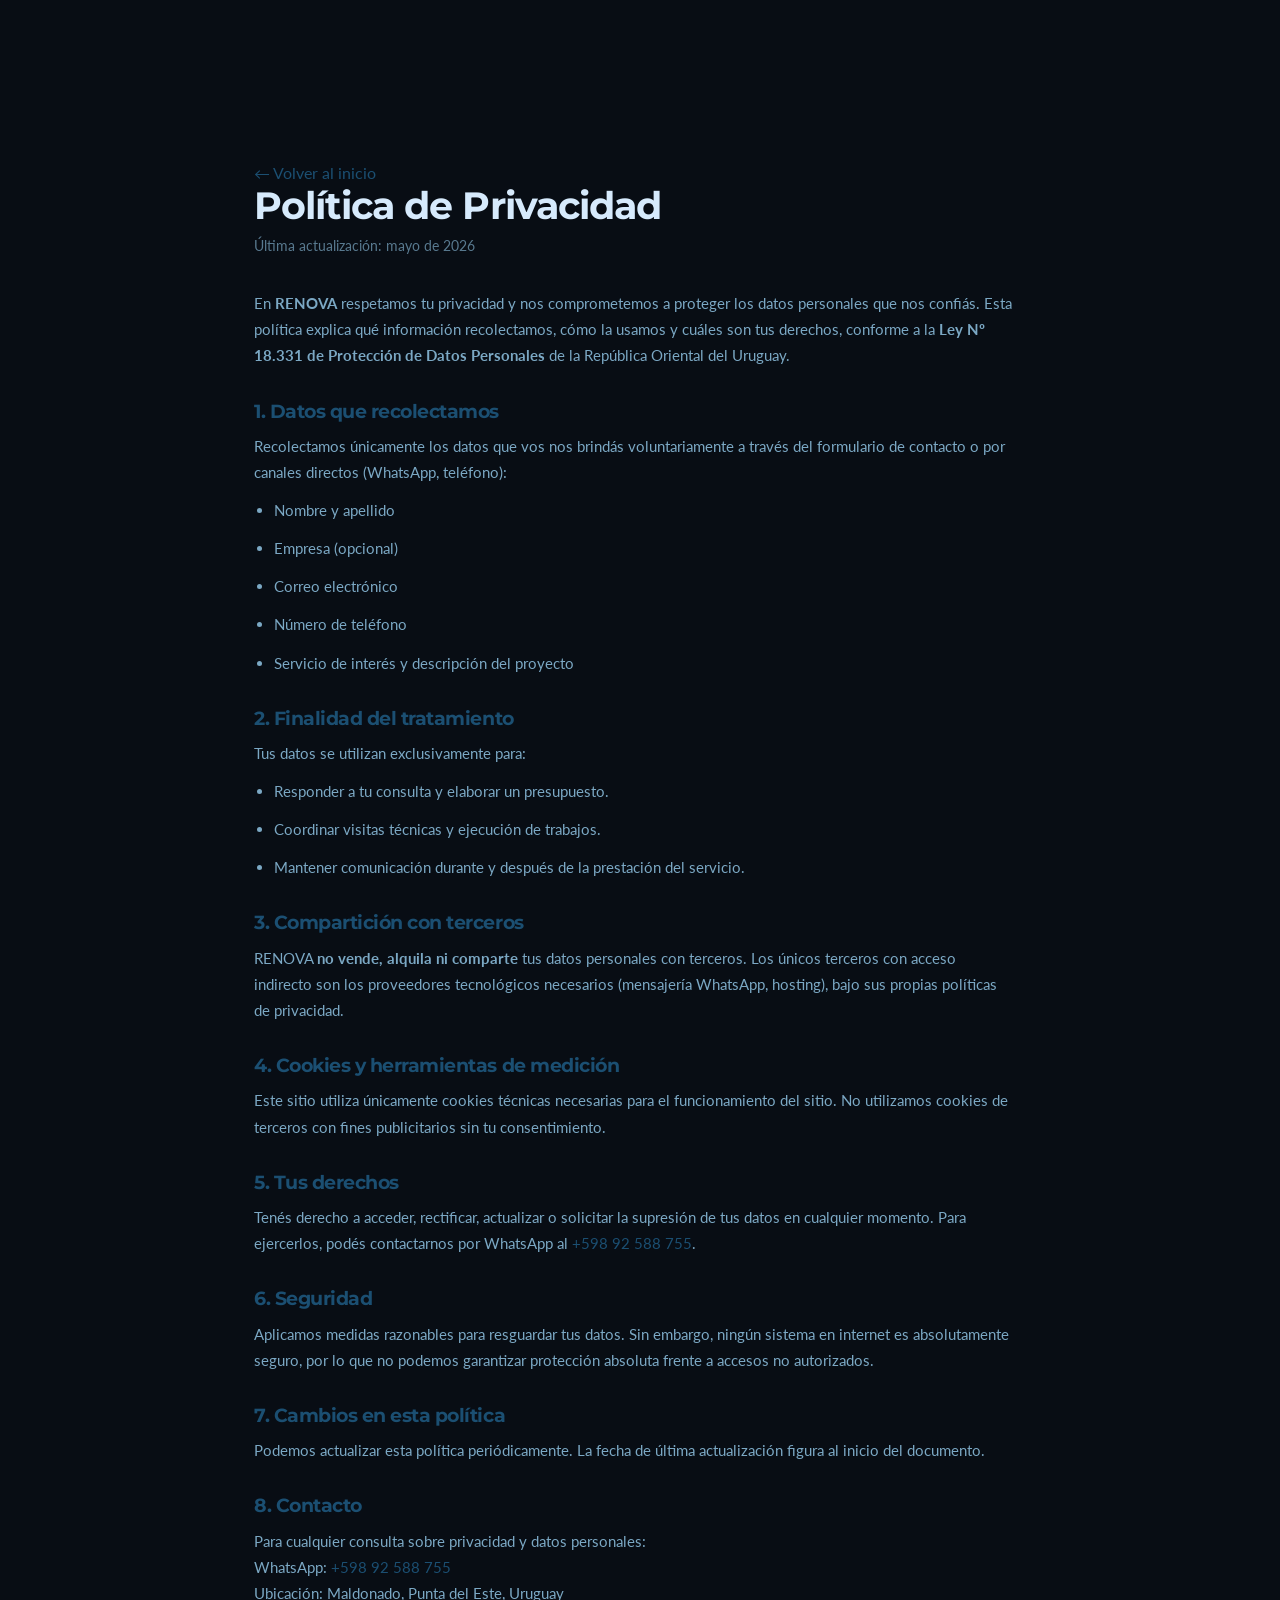
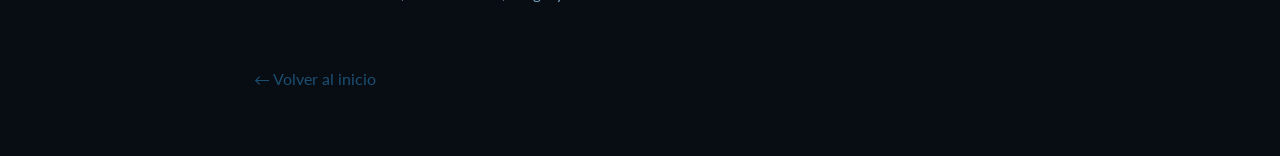
<file: privacidad.html>
<!DOCTYPE html>
<html lang="es-UY">
<head>
  <meta charset="UTF-8">
  <meta name="viewport" content="width=device-width, initial-scale=1.0">
  <title>Política de Privacidad · RENOVA</title>
  <meta name="description" content="Política de privacidad y tratamiento de datos personales de RENOVA — Limpieza y mantenimiento en altura, Punta del Este, Uruguay.">
  <meta name="robots" content="noindex, follow">
  <link rel="canonical" href="https://renovaaltura.com/privacidad.html">
  <link rel="icon" type="image/png" href="assets/img/logo-renova-trans.png">
  <link rel="preconnect" href="https://fonts.googleapis.com">
  <link rel="preconnect" href="https://fonts.gstatic.com" crossorigin>
  <link href="https://fonts.googleapis.com/css2?family=Lato:wght@300;400;700&family=Montserrat:wght@300;600;700;800;900&display=swap" rel="stylesheet">
  <link rel="stylesheet" href="styles.css?v=20260601">
  <style>
    .legal-page { max-width: 820px; margin: 0 auto; padding: 7rem 1.5rem 4rem; color: var(--cream-1); }
    .legal-page h1 { font-family: var(--display); font-size: clamp(1.8rem, 4vw, 2.4rem); margin-bottom: 0.5rem; }
    .legal-page h2 { font-family: var(--display); font-size: 1.2rem; margin: 2rem 0 0.75rem; color: var(--accent); }
    .legal-page p, .legal-page li { font-size: 0.96rem; line-height: 1.7; color: var(--cream-2); margin-bottom: 0.75rem; }
    .legal-page ul { padding-left: 1.25rem; }
    .legal-page .legal-date { font-size: 0.85rem; opacity: 0.7; margin-bottom: 2rem; }
    .legal-page a { color: var(--accent); }
    .legal-back { display: inline-flex; align-items: center; gap: 0.4rem; margin-top: 3rem; text-decoration: none; color: var(--accent); }
  </style>
</head>
<body>
  <main class="legal-page">
    <a href="/" class="legal-back">← Volver al inicio</a>
    <h1>Política de Privacidad</h1>
    <p class="legal-date">Última actualización: mayo de 2026</p>

    <p>En <strong>RENOVA</strong> respetamos tu privacidad y nos comprometemos a proteger los datos personales que nos confiás. Esta política explica qué información recolectamos, cómo la usamos y cuáles son tus derechos, conforme a la <strong>Ley Nº 18.331 de Protección de Datos Personales</strong> de la República Oriental del Uruguay.</p>

    <h2>1. Datos que recolectamos</h2>
    <p>Recolectamos únicamente los datos que vos nos brindás voluntariamente a través del formulario de contacto o por canales directos (WhatsApp, teléfono):</p>
    <ul>
      <li>Nombre y apellido</li>
      <li>Empresa (opcional)</li>
      <li>Correo electrónico</li>
      <li>Número de teléfono</li>
      <li>Servicio de interés y descripción del proyecto</li>
    </ul>

    <h2>2. Finalidad del tratamiento</h2>
    <p>Tus datos se utilizan exclusivamente para:</p>
    <ul>
      <li>Responder a tu consulta y elaborar un presupuesto.</li>
      <li>Coordinar visitas técnicas y ejecución de trabajos.</li>
      <li>Mantener comunicación durante y después de la prestación del servicio.</li>
    </ul>

    <h2>3. Compartición con terceros</h2>
    <p>RENOVA <strong>no vende, alquila ni comparte</strong> tus datos personales con terceros. Los únicos terceros con acceso indirecto son los proveedores tecnológicos necesarios (mensajería WhatsApp, hosting), bajo sus propias políticas de privacidad.</p>

    <h2>4. Cookies y herramientas de medición</h2>
    <p>Este sitio utiliza únicamente cookies técnicas necesarias para el funcionamiento del sitio. No utilizamos cookies de terceros con fines publicitarios sin tu consentimiento.</p>

    <h2>5. Tus derechos</h2>
    <p>Tenés derecho a acceder, rectificar, actualizar o solicitar la supresión de tus datos en cualquier momento. Para ejercerlos, podés contactarnos por WhatsApp al <a href="https://wa.me/59892588755">+598 92 588 755</a>.</p>

    <h2>6. Seguridad</h2>
    <p>Aplicamos medidas razonables para resguardar tus datos. Sin embargo, ningún sistema en internet es absolutamente seguro, por lo que no podemos garantizar protección absoluta frente a accesos no autorizados.</p>

    <h2>7. Cambios en esta política</h2>
    <p>Podemos actualizar esta política periódicamente. La fecha de última actualización figura al inicio del documento.</p>

    <h2>8. Contacto</h2>
    <p>Para cualquier consulta sobre privacidad y datos personales:<br>
    WhatsApp: <a href="https://wa.me/59892588755">+598 92 588 755</a><br>
    Ubicación: Maldonado, Punta del Este, Uruguay</p>

    <a href="/" class="legal-back">← Volver al inicio</a>
  </main>
</body>
</html>
</file>
<file: styles.css>
/* =============================================================
   1. TOKENS
   ============================================================= */
:root {
  --bg:           #080D14;
  --bg-2:         #0D1520;
  --bg-3:         #162030;
  --bg-card:      rgba(22, 32, 48, 0.92);
  --accent:       #1B4F72;
  --accent-light: #2471A3;
  --accent-glow:  rgba(27, 79, 114, 0.40);
  --silver:       #9BBACB;
  --cream:        #D6EAFC;
  --cream-2:      #7BA8C4;
  --glass:        rgba(255, 255, 255, 0.08);
  --glass-border: rgba(155, 186, 203, 0.28);
  --line:         rgba(155, 186, 203, 0.10);
  --whatsapp:     #25D366;
  --sans:         'Lato', sans-serif;
  --display:      'Montserrat', sans-serif;
  --ease-out:     cubic-bezier(0.16, 1, 0.3, 1);
  --ease-soft:    cubic-bezier(0.25, 0.46, 0.45, 0.94);
  --ease-bounce:  cubic-bezier(0.34, 1.56, 0.64, 1);
  --nav-h:        80px;
  --gutter:       clamp(1.25rem, 5vw, 5rem);
  --radius:       16px;
}

/* =============================================================
   2. RESET & BASE
   ============================================================= */
*, *::before, *::after { box-sizing: border-box; margin: 0; padding: 0; }

html {
  overflow-x: clip;
  scroll-behavior: smooth;
  -webkit-text-size-adjust: 100%;
  tab-size: 2;
}

body {
  font-family: var(--sans);
  font-size: 16px;
  line-height: 1.65;
  background: var(--bg);
  color: var(--cream);
  -webkit-font-smoothing: antialiased;
  text-rendering: optimizeLegibility;
  overflow-x: clip;
  overscroll-behavior-y: none;
}

img, svg, video { display: block; max-width: 100%; }
img { height: auto; }
button { font: inherit; color: inherit; cursor: pointer; border: 0; background: none; }
a { color: inherit; text-decoration: none; }
p { text-wrap: pretty; }
h1, h2, h3, h4 { font-family: var(--display); text-wrap: balance; line-height: 1.06; letter-spacing: -0.025em; }
strong { font-weight: 700; }
::selection { background: var(--accent); color: var(--cream); }

:focus-visible {
  outline: 2px solid var(--accent-light);
  outline-offset: 3px;
  border-radius: 4px;
}

/* =============================================================
   3. UTILITIES
   ============================================================= */
.skip-link {
  position: fixed; top: -100px; left: 1rem;
  padding: .6rem 1.2rem; background: var(--cream); color: var(--bg);
  z-index: 9999; border-radius: 8px; font-weight: 700;
  transition: top .3s;
}
.skip-link:focus { top: 1rem; }

.section-container {
  width: 100%;
  max-width: 1280px;
  margin-inline: auto;
  padding-inline: var(--gutter);
}

.section {
  padding-block: clamp(4rem, 10vw, 8rem);
}

.section-eyebrow {
  font-family: var(--display);
  font-size: clamp(.7rem, 1.2vw, .8rem);
  font-weight: 600;
  letter-spacing: .18em;
  text-transform: uppercase;
  color: var(--accent-light);
  margin-bottom: .75rem;
  display: flex;
  align-items: center;
  gap: .65rem;
}
.section-eyebrow::before {
  content: '';
  display: inline-block;
  width: 24px; height: 2px;
  background: linear-gradient(90deg, var(--accent), var(--accent-light));
  border-radius: 2px;
  flex-shrink: 0;
}

.section-title {
  font-size: clamp(2rem, 4.5vw, 3.6rem);
  font-weight: 800;
  color: var(--cream);
  margin-bottom: 1.5rem;
}
.section-title em { color: var(--accent-light); font-style: normal; }

.section-header {
  max-width: 720px;
  margin-bottom: clamp(2.5rem, 6vw, 4.5rem);
}

.section-sub {
  font-size: 1.1rem;
  color: var(--cream-2);
  max-width: 60ch;
}

/* =============================================================
   4. BUTTONS
   ============================================================= */
.btn {
  display: inline-flex;
  align-items: center;
  gap: .5rem;
  padding: .85rem 2rem;
  font-family: var(--display);
  font-size: .85rem;
  font-weight: 700;
  letter-spacing: .1em;
  text-transform: uppercase;
  border-radius: 6px;
  transition: all .35s var(--ease-out);
  white-space: nowrap;
  cursor: pointer;
}

.btn-primary {
  background: var(--accent);
  color: #fff;
  border: 2px solid var(--accent);
  box-shadow: 0 0 28px var(--accent-glow);
}
.btn-primary:hover {
  background: var(--accent-light);
  border-color: var(--accent-light);
  box-shadow: 0 0 40px rgba(36, 113, 163, 0.5);
  transform: translateY(-2px);
}

/* ─────────────────────────────────────────
   Botón con efecto pulse + shine en loop
   ───────────────────────────────────────── */
.btn-pulse {
  position: relative;
  overflow: hidden;
  isolation: isolate;
  display: inline-flex;
  align-items: center;
  justify-content: center;
  text-align: center;
  background: linear-gradient(135deg, var(--accent) 0%, var(--accent-light) 60%, var(--accent) 100%);
  background-size: 200% 100%;
  border: 2px solid rgba(155, 186, 203, 0.35);
  padding: 1.05rem 2.4rem;
  font-size: .95rem;
  font-weight: 800;
  letter-spacing: .14em;
  color: #fff;
  text-shadow: 0 1px 6px rgba(0, 0, 0, 0.35);
  box-shadow:
    0 0 0 0 rgba(36, 113, 163, 0.55),
    0 10px 30px -8px rgba(36, 113, 163, 0.5),
    inset 0 1px 0 rgba(255, 255, 255, 0.18);
  animation:
    btnPulseGlow 2.2s ease-in-out infinite,
    btnPulseShift 6s ease-in-out infinite;
}
.btn-pulse .btn-pulse-label {
  position: relative;
  z-index: 2;
}
/* Brillo que recorre el botón en loop */
.btn-pulse .btn-shine {
  position: absolute;
  inset: 0;
  z-index: 1;
  background: linear-gradient(115deg,
    transparent 0%,
    transparent 38%,
    rgba(255, 255, 255, 0.0) 42%,
    rgba(255, 255, 255, 0.45) 50%,
    rgba(255, 255, 255, 0.0) 58%,
    transparent 62%,
    transparent 100%);
  background-size: 250% 100%;
  background-position: 200% 0;
  animation: btnPulseShine 3.4s linear infinite;
  pointer-events: none;
  mix-blend-mode: overlay;
}
@keyframes btnPulseGlow {
  0%, 100% {
    box-shadow:
      0 0 0 0 rgba(36, 113, 163, 0.55),
      0 10px 30px -8px rgba(36, 113, 163, 0.5),
      inset 0 1px 0 rgba(255, 255, 255, 0.18);
  }
  50% {
    box-shadow:
      0 0 0 14px rgba(36, 113, 163, 0),
      0 16px 44px -8px rgba(36, 113, 163, 0.7),
      0 0 32px rgba(36, 113, 163, 0.5),
      inset 0 1px 0 rgba(255, 255, 255, 0.28);
  }
}
@keyframes btnPulseShift {
  0%, 100% { background-position: 0% 50%; }
  50%      { background-position: 100% 50%; }
}
@keyframes btnPulseShine {
  0%   { background-position: 200% 0; }
  100% { background-position: -100% 0; }
}
.btn-pulse:hover {
  transform: translateY(-2px) scale(1.02);
  border-color: rgba(255, 255, 255, 0.55);
}
.btn-pulse:active {
  transform: translateY(0) scale(1);
}

.btn-ghost {
  background: transparent;
  color: var(--cream);
  border: 2px solid var(--glass-border);
  backdrop-filter: blur(8px);
  -webkit-backdrop-filter: blur(8px);
}
.btn-ghost:hover {
  border-color: var(--silver);
  color: #fff;
  box-shadow: 0 0 20px var(--accent-glow);
  transform: translateY(-2px);
}

.btn-cta {
  background: linear-gradient(135deg, var(--accent) 0%, var(--accent-light) 100%);
  color: #fff;
  border: 2px solid transparent;
  box-shadow: 0 4px 20px var(--accent-glow);
  font-size: .8rem;
}
.btn-cta:hover {
  box-shadow: 0 6px 32px rgba(36, 113, 163, 0.55);
  transform: translateY(-2px);
}

.btn-full { width: 100%; justify-content: center; padding: 1.1rem; font-size: .9rem; }

/* =============================================================
   5. GLASSMORPHISM
   ============================================================= */
.glass-card {
  background: var(--bg-card);
  border: 1px solid var(--glass-border);
  border-radius: var(--radius);
  box-shadow: 0 4px 24px rgba(0,0,0,.35), inset 0 1px 0 rgba(255,255,255,.06);
}
@supports (backdrop-filter: blur(20px)) {
  .glass-card {
    background: rgba(22, 32, 48, 0.82);
    backdrop-filter: blur(20px) saturate(180%);
    -webkit-backdrop-filter: blur(20px) saturate(180%);
  }
}

/* =============================================================
   6. REVEAL ANIMATIONS
   ============================================================= */
.reveal {
  opacity: 0;
  transform: translateY(28px);
  transition: opacity .75s var(--ease-out), transform .75s var(--ease-out);
  /* CSS fallback: if JS doesn't fire, reveal after 2.5s */
  animation: revealCSSFallback .75s var(--ease-out) 2.5s both;
}
@keyframes revealCSSFallback {
  from { opacity: 0; transform: translateY(28px); }
  to   { opacity: 1; transform: translateY(0); }
}
/* Once JS runs (adds .is-ready to html), disable CSS animation */
html.is-ready .reveal {
  animation: none;
}
.reveal.is-visible {
  opacity: 1;
  transform: translateY(0);
  animation: none;
}
/* Defensive: split-text elements must never be hidden by .reveal */
.reveal[data-split] { opacity: 1; transform: none; animation: none; }

/* Stagger for grids */
.reveal:nth-child(2) { transition-delay: .08s; }
.reveal:nth-child(3) { transition-delay: .16s; }
.reveal:nth-child(4) { transition-delay: .24s; }
.reveal:nth-child(5) { transition-delay: .32s; }
.reveal:nth-child(6) { transition-delay: .40s; }
.reveal:nth-child(7) { transition-delay: .48s; }
.reveal:nth-child(8) { transition-delay: .56s; }

/* =============================================================
   7. SPLASH SCREEN
   ============================================================= */
.splash {
  position: fixed;
  inset: 0;
  z-index: 9998;
  background: var(--bg);
  display: flex;
  align-items: center;
  justify-content: center;
  pointer-events: none;
  transition: opacity .8s var(--ease-out), transform .8s var(--ease-out);
  /* Safety: auto-hide at 5s even if JS fails */
  animation: splashSafety .01s 5s forwards;
}
@keyframes splashSafety {
  to { opacity: 0; pointer-events: none; visibility: hidden; }
}
.splash.is-out {
  opacity: 0;
  transform: translateY(-4px);
  visibility: hidden;
}

.splash-inner {
  text-align: center;
  display: flex;
  flex-direction: column;
  align-items: center;
  gap: 1.25rem;
  animation: splashIn .9s var(--ease-out) forwards;
}
@keyframes splashIn {
  from { opacity: 0; letter-spacing: .5em; }
  to   { opacity: 1; letter-spacing: normal; }
}

.splash-logo {
  font-family: var(--display);
  font-size: clamp(3rem, 10vw, 6rem);
  font-weight: 900;
  letter-spacing: .08em;
  color: var(--cream);
  text-shadow: 0 0 80px var(--accent-glow);
}

.splash-line {
  width: 60px;
  height: 1px;
  background: linear-gradient(90deg, transparent, var(--accent-light), transparent);
  animation: splashLineGrow .6s var(--ease-out) .3s both;
}
@keyframes splashLineGrow {
  from { width: 0; opacity: 0; }
  to   { width: 60px; opacity: 1; }
}

.splash-sub {
  font-family: var(--display);
  font-size: .75rem;
  letter-spacing: .3em;
  text-transform: uppercase;
  color: var(--cream-2);
  animation: splashSubIn .6s var(--ease-out) .5s both;
}
@keyframes splashSubIn {
  from { opacity: 0; transform: translateY(8px); }
  to   { opacity: 1; transform: translateY(0); }
}

/* =============================================================
   8. CUSTOM CURSOR (desktop only)
   ============================================================= */
.cursor {
  position: fixed;
  top: 0; left: 0;
  pointer-events: none;
  z-index: 9000;
  opacity: 0;
  transition: opacity .3s;
}
.cursor.is-ready { opacity: 1; }

.cursor-dot {
  position: absolute;
  width: 8px; height: 8px;
  background: var(--accent-light);
  border-radius: 50%;
  transform: translate(-50%, -50%);
  transition: transform .12s, background .2s;
}
.cursor-ring {
  position: absolute;
  width: 36px; height: 36px;
  border: 1.5px solid var(--silver);
  border-radius: 50%;
  transform: translate(-50%, -50%);
  transition: transform .4s var(--ease-soft), width .3s, height .3s, border-color .3s;
  opacity: .6;
}
body.cursor-hover .cursor-dot { transform: translate(-50%, -50%) scale(2); }
body.cursor-hover .cursor-ring { width: 60px; height: 60px; border-color: var(--accent-light); opacity: .4; }

/* =============================================================
   9. WHATSAPP FLOATING BUTTON
   ============================================================= */
.whatsapp-float {
  position: fixed;
  bottom: 2rem;
  right: 2rem;
  z-index: 8000;
  width: 58px; height: 58px;
  background: var(--whatsapp);
  border-radius: 50%;
  display: flex;
  align-items: center;
  justify-content: center;
  box-shadow: 0 4px 24px rgba(37, 211, 102, 0.45);
  transition: transform .35s var(--ease-out), box-shadow .35s;
  animation: waPulse 3s ease-in-out infinite;
}
.whatsapp-float svg { width: 28px; height: 28px; color: #fff; }
.whatsapp-float:hover {
  transform: scale(1.12) translateY(-3px);
  box-shadow: 0 8px 32px rgba(37, 211, 102, 0.6);
}
.whatsapp-tooltip {
  position: absolute;
  right: 70px;
  background: var(--bg-3);
  color: var(--cream);
  font-family: var(--display);
  font-size: .72rem;
  font-weight: 600;
  letter-spacing: .06em;
  white-space: nowrap;
  padding: .5rem .9rem;
  border-radius: 6px;
  border: 1px solid var(--glass-border);
  opacity: 0;
  transform: translateX(6px);
  transition: opacity .3s, transform .3s;
  pointer-events: none;
}
.whatsapp-float:hover .whatsapp-tooltip { opacity: 1; transform: translateX(0); }

@keyframes waPulse {
  0%, 100% { box-shadow: 0 4px 24px rgba(37, 211, 102, 0.45); }
  50%       { box-shadow: 0 4px 36px rgba(37, 211, 102, 0.7); }
}

/* =============================================================
   10. HEADER / NAV
   ============================================================= */
.nav-header {
  position: fixed;
  top: 0; left: 0; right: 0;
  z-index: 7000;
  height: var(--nav-h);
  padding-inline: var(--gutter);
  display: flex;
  align-items: center;
  transition: background .4s var(--ease-out), backdrop-filter .4s, box-shadow .4s;
}
.nav-header.is-solid {
  background: rgba(8, 13, 20, 0.92);
  backdrop-filter: blur(16px) saturate(160%);
  -webkit-backdrop-filter: blur(16px) saturate(160%);
  box-shadow: 0 1px 0 var(--line);
}

.nav-container {
  width: 100%;
  max-width: 1280px;
  margin-inline: auto;
  display: flex;
  align-items: center;
  gap: 2rem;
}

.nav-logo {
  display: flex;
  flex-direction: column;
  line-height: 1;
  gap: .15rem;
  flex-shrink: 0;
}
.nav-logo-text {
  font-family: var(--display);
  font-size: 1.5rem;
  font-weight: 900;
  letter-spacing: .06em;
  color: var(--cream);
  text-shadow: 0 0 30px var(--accent-glow);
}
.nav-logo-sub {
  font-family: var(--display);
  font-size: .5rem;
  letter-spacing: .22em;
  text-transform: uppercase;
  color: var(--accent-light);
}

.nav-menu {
  display: flex;
  align-items: center;
  gap: 2.25rem;
  margin-left: auto;
}
.nav-link {
  font-family: var(--display);
  font-size: .75rem;
  font-weight: 600;
  letter-spacing: .12em;
  text-transform: uppercase;
  color: var(--cream-2);
  position: relative;
  padding-bottom: 2px;
  transition: color .25s;
}
.nav-link::after {
  content: '';
  position: absolute;
  bottom: -2px; left: 0;
  width: 0; height: 1px;
  background: var(--accent-light);
  transition: width .3s var(--ease-out);
}
.nav-link:hover, .nav-link:hover::after { color: var(--cream); }
.nav-link:hover::after { width: 100%; }

.nav-header .btn-cta {
  margin-left: 1.5rem;
  padding: .65rem 1.4rem;
  font-size: .72rem;
}

.nav-burger {
  display: none;
  flex-direction: column;
  gap: 5px;
  padding: .5rem;
  margin-left: auto;
}
.nav-burger span {
  display: block;
  width: 22px; height: 2px;
  background: var(--cream);
  border-radius: 2px;
  transition: all .3s;
}
.nav-burger.is-open span:nth-child(1) { transform: rotate(45deg) translate(5px, 5px); }
.nav-burger.is-open span:nth-child(2) { opacity: 0; }
.nav-burger.is-open span:nth-child(3) { transform: rotate(-45deg) translate(5px, -5px); }

/* =============================================================
   11. HERO
   ============================================================= */
.hero {
  position: relative;
  width: 100%;
  min-height: 100vh;
  min-height: 100svh;
  display: flex;
  align-items: center;
  justify-content: center;
  overflow: hidden;
  /* Fallback if video doesn't load */
  background: linear-gradient(135deg, #060B10 0%, #0D1E2E 40%, #0A1825 70%, #06080D 100%);
}

.hero-video {
  position: absolute;
  inset: 0;
  width: 100%;
  height: 100%;
  object-fit: cover;
  object-position: center;
  z-index: 0;
}

.hero-overlay {
  position: absolute;
  inset: 0;
  z-index: 1;
  background: linear-gradient(
    135deg,
    rgba(8, 13, 20, 0.88) 0%,
    rgba(13, 21, 32, 0.75) 40%,
    rgba(8, 13, 20, 0.82) 100%
  );
}

.hero-grain {
  position: absolute;
  inset: 0;
  z-index: 2;
  opacity: .04;
  background-image: url("data:image/svg+xml,%3Csvg viewBox='0 0 256 256' xmlns='http://www.w3.org/2000/svg'%3E%3Cfilter id='n'%3E%3CfeTurbulence type='fractalNoise' baseFrequency='0.9' numOctaves='4' stitchTiles='stitch'/%3E%3C/filter%3E%3Crect width='100%25' height='100%25' filter='url(%23n)'/%3E%3C/svg%3E");
  mix-blend-mode: overlay;
  pointer-events: none;
}

/* Steel blue glow corner */
.hero::before {
  content: '';
  position: absolute;
  top: -20%; left: -10%;
  width: 60%; height: 70%;
  background: radial-gradient(ellipse at center, rgba(27, 79, 114, 0.18) 0%, transparent 70%);
  z-index: 2;
  pointer-events: none;
  filter: blur(60px);
}
.hero::after {
  content: '';
  position: absolute;
  bottom: 0; right: 0;
  width: 50%; height: 50%;
  background: radial-gradient(ellipse at bottom right, rgba(27, 79, 114, 0.12) 0%, transparent 70%);
  z-index: 2;
  pointer-events: none;
  filter: blur(80px);
}

/* Side overlay: refuerza legibilidad del texto a la izquierda */
.hero-overlay-side {
  position: absolute;
  inset: 0;
  z-index: 1;
  background: linear-gradient(
    90deg,
    rgba(6, 10, 16, 0.55) 0%,
    rgba(6, 10, 16, 0.25) 35%,
    rgba(6, 10, 16, 0) 55%,
    rgba(6, 10, 16, 0) 100%
  );
  pointer-events: none;
}

/* Layout 2 columnas */
.hero-layout {
  position: relative;
  z-index: 3;
  width: 100%;
  max-width: 1320px;
  margin-inline: auto;
  padding-inline: var(--gutter);
  padding-top: calc(var(--nav-h) + 4rem);
  padding-bottom: 6rem;
  display: grid;
  grid-template-columns: minmax(0, 1.05fr) minmax(0, 0.95fr);
  gap: clamp(2rem, 5vw, 5rem);
  align-items: center;
}

.hero-content {
  position: relative;
  z-index: 4;
  width: 100%;
  max-width: 680px;
}

.hero-eyebrow {
  display: flex;
  align-items: center;
  gap: .75rem;
  font-family: var(--display);
  font-size: .75rem;
  font-weight: 600;
  letter-spacing: .2em;
  text-transform: uppercase;
  color: var(--silver);
  margin-bottom: 1.5rem;
}
.hero-dot {
  display: inline-block;
  width: 6px; height: 6px;
  border-radius: 50%;
  background: var(--accent-light);
  box-shadow: 0 0 10px var(--accent-light);
  animation: dotPulse 2s ease-in-out infinite;
}
@keyframes dotPulse {
  0%, 100% { box-shadow: 0 0 6px var(--accent-light); opacity: 1; }
  50%       { box-shadow: 0 0 18px var(--accent-light); opacity: .7; }
}

.hero-title {
  font-size: clamp(2.4rem, 6vw, 5.2rem);
  font-weight: 900;
  color: #fff;
  text-shadow: 0 4px 40px rgba(0,0,0,.8);
  max-width: 20ch;
  margin-bottom: 1.5rem;
  line-height: 1.08;
}
.hero-title em {
  color: var(--accent-light);
  font-style: normal;
}

.hero-sub {
  font-size: clamp(1rem, 1.8vw, 1.2rem);
  color: var(--cream-2);
  max-width: 52ch;
  margin-bottom: 2.5rem;
  line-height: 1.7;
}

.hero-actions {
  display: flex;
  flex-wrap: wrap;
  gap: 1rem;
}

.hero-trust {
  list-style: none;
  display: flex;
  flex-wrap: wrap;
  gap: .75rem 1.6rem;
  margin: 2rem 0 0;
  padding: 0;
}
.hero-trust li {
  display: inline-flex;
  align-items: center;
  gap: .5rem;
  font-size: .9rem;
  font-weight: 600;
  letter-spacing: .01em;
  color: var(--cream-2);
}
.hero-trust svg {
  width: 18px;
  height: 18px;
  flex: 0 0 auto;
  color: var(--accent);
  padding: 3px;
  border-radius: 50%;
  background: color-mix(in srgb, var(--accent) 14%, transparent);
}

.hero-scroll-hint {
  position: absolute;
  bottom: 2.5rem;
  left: 50%;
  transform: translateX(-50%);
  z-index: 3;
  display: flex;
  flex-direction: column;
  align-items: center;
  gap: .5rem;
  opacity: .5;
}
.hero-scroll-line {
  width: 1px;
  height: 48px;
  background: linear-gradient(to bottom, transparent, var(--silver));
  animation: scrollLineIn 1.5s ease-in-out infinite;
}
@keyframes scrollLineIn {
  0%   { transform: scaleY(0); transform-origin: top; }
  50%  { transform: scaleY(1); transform-origin: top; }
  50.01%{ transform: scaleY(1); transform-origin: bottom; }
  100% { transform: scaleY(0); transform-origin: bottom; }
}
.hero-scroll-hint span {
  font-family: var(--display);
  font-size: .6rem;
  letter-spacing: .2em;
  text-transform: uppercase;
  color: var(--silver);
}

/* ─────────────────────────────────────────
   HERO: Logo flotante (capa derecha)
   ───────────────────────────────────────── */
.hero-logo-mark {
  position: relative;
  z-index: 3;
  display: flex;
  align-items: center;
  justify-content: center;
  width: 100%;
  /* PNG es 1536x1024 → ratio 3:2, no forzar cuadrado */
  aspect-ratio: 3 / 2;
  max-width: 620px;
  margin-inline: auto;
  isolation: isolate;
  animation: heroLogoFloat 7s ease-in-out infinite;
}

@keyframes heroLogoFloat {
  0%, 100% { transform: translateY(0); }
  50%      { transform: translateY(-12px); }
}

/* Spotlight cinematográfico — backdrop luminoso detrás del logo */
.hero-logo-glow {
  position: absolute;
  inset: -8%;
  z-index: 0;
  border-radius: 50%;
  background:
    radial-gradient(ellipse 65% 55% at 50% 50%,
      rgba(214, 234, 252, 0.42) 0%,
      rgba(155, 186, 203, 0.32) 12%,
      rgba(36, 113, 163, 0.55) 28%,
      rgba(27, 79, 114, 0.32) 50%,
      rgba(27, 79, 114, 0.10) 68%,
      transparent 85%);
  filter: blur(50px);
  pointer-events: none;
  animation: heroLogoGlowPulse 5s ease-in-out infinite;
}
@keyframes heroLogoGlowPulse {
  0%, 100% { opacity: .75; transform: scale(1); }
  50%      { opacity: 1;   transform: scale(1.08); }
}

/* Logo: PNG con alpha + pixels navy lifteados → solo necesita drop-shadows */
.hero-logo-mark-img {
  position: relative;
  z-index: 1;
  width: 100%;
  height: 100%;
  object-fit: contain;
  object-position: center;
  display: block;
  filter:
    contrast(1.05) saturate(1.1)
    drop-shadow(0 0 28px rgba(214, 234, 252, 0.32))
    drop-shadow(0 24px 60px rgba(36, 113, 163, 0.6))
    drop-shadow(0 8px 20px rgba(0, 0, 0, 0.55));
  user-select: none;
  -webkit-user-drag: none;
  animation: heroLogoFadeIn 1.6s var(--ease-out) both;
}

@keyframes heroLogoFadeIn {
  0%   { opacity: 0; transform: scale(.92); }
  100% { opacity: 1; transform: scale(1); }
}

@media (max-width: 720px) {
  .hero-logo-bg {
    width: clamp(140px, 50vw, 240px);
    bottom: 4rem;
    right: 1rem;
    opacity: 0.05;
  }
}

/* =============================================================
   12. SERVICES
   ============================================================= */
.services {
  background: var(--bg-2);
  position: relative;
  overflow: hidden;
  isolation: isolate;
}
.services::before {
  content: '';
  position: absolute;
  top: 0; left: 50%;
  transform: translateX(-50%);
  width: 80%; height: 1px;
  background: linear-gradient(90deg, transparent, var(--accent-light), transparent);
  z-index: 2;
}
.services::after {
  content: '';
  position: absolute;
  inset: 0;
  background: radial-gradient(ellipse 70% 60% at 50% 100%, rgba(27, 79, 114, 0.08) 0%, transparent 70%);
  pointer-events: none;
  z-index: 2;
}

/* Fondo temático: foto de trabajo en altura con overlay cinematográfico */
.services-bg {
  position: absolute;
  inset: 0;
  z-index: 0;
  pointer-events: none;
  overflow: hidden;
}
.services-bg img {
  width: 100%;
  height: 100%;
  object-fit: cover;
  object-position: center 35%;
  opacity: .35;
  filter: grayscale(.3) saturate(1.05) contrast(1.05) brightness(.85);
  /* Parallax sutil — desplazamiento muy lento */
  transform: scale(1.05);
  transition: transform 1.2s var(--ease-soft);
}
.services-bg-overlay {
  position: absolute;
  inset: 0;
  background:
    linear-gradient(180deg,
      rgba(13, 21, 32, 0.92) 0%,
      rgba(13, 21, 32, 0.72) 25%,
      rgba(13, 21, 32, 0.68) 50%,
      rgba(13, 21, 32, 0.78) 75%,
      rgba(13, 21, 32, 0.95) 100%),
    radial-gradient(ellipse 60% 50% at 50% 50%,
      rgba(27, 79, 114, 0.10) 0%,
      transparent 70%);
  pointer-events: none;
}

/* El contenedor de servicios va arriba del fondo */
.services .section-container {
  position: relative;
  z-index: 3;
}

.services-grid {
  display: grid;
  grid-template-columns: repeat(auto-fill, minmax(280px, 1fr));
  gap: 1.25rem;
}

.service-card {
  padding: 1.05rem 1.25rem;
  border-radius: 12px;
  display: grid;
  grid-template-columns: auto 1fr auto;
  cursor: pointer;
  align-items: center;
  column-gap: 1rem;
  row-gap: .15rem;
  transition: transform .3s var(--ease-out), box-shadow .3s, border-color .3s;
  cursor: default;
  position: relative;
  overflow: hidden;
}
.service-card::before {
  content: '';
  position: absolute;
  top: 0; left: 0;
  width: 100%; height: 2px;
  background: linear-gradient(90deg, transparent, var(--accent-light), transparent);
  opacity: 0.3;
  transition: opacity .35s;
}
.service-card:hover {
  transform: translateY(-3px);
  border-color: rgba(36, 113, 163, 0.45);
  box-shadow: 0 14px 36px rgba(0,0,0,.45), 0 0 0 1px rgba(36, 113, 163, 0.25), 0 0 20px rgba(27,79,114,.15);
}
.service-card:hover::before { opacity: 1; }

.service-icon {
  grid-row: 1 / span 2;
  font-size: 1.7rem;
  line-height: 1;
  width: 44px;
  height: 44px;
  display: flex;
  align-items: center;
  justify-content: center;
  border-radius: 10px;
  background: rgba(36, 113, 163, 0.14);
  border: 1px solid rgba(36, 113, 163, 0.22);
  filter: drop-shadow(0 0 10px var(--accent-glow));
  flex-shrink: 0;
}
.service-title {
  font-family: var(--display);
  font-size: .95rem;
  font-weight: 700;
  color: var(--cream);
  line-height: 1.2;
  letter-spacing: -.01em;
  margin: 0;
}
.service-desc {
  font-size: .82rem;
  color: var(--cream-2);
  line-height: 1.45;
  margin: 0;
}

/* Indicador play discreto en la esquina derecha de la card */
.service-play {
  grid-row: 1 / span 2;
  align-self: center;
  width: 30px;
  height: 30px;
  border-radius: 50%;
  background: rgba(36, 113, 163, 0.18);
  border: 1px solid rgba(36, 113, 163, 0.35);
  display: flex;
  align-items: center;
  justify-content: center;
  color: var(--cream);
  opacity: .7;
  transition: opacity .3s, background .3s, transform .3s;
}
.service-play svg { width: 12px; height: 12px; margin-left: 2px; }
.service-card:hover .service-play {
  opacity: 1;
  background: var(--accent);
  transform: scale(1.08);
}
.service-card:focus-visible {
  outline: 2px solid var(--accent-light);
  outline-offset: 4px;
}

/* ─────────────────────────────────────────
   Service Modal — lightbox de video premium
   ───────────────────────────────────────── */
.service-modal {
  position: fixed;
  inset: 0;
  z-index: 9999;
  display: flex;
  align-items: center;
  justify-content: center;
  padding: clamp(1rem, 4vw, 3rem);
  opacity: 0;
  pointer-events: none;
  transition: opacity .4s var(--ease-out);
}
.service-modal.is-open {
  opacity: 1;
  pointer-events: auto;
}
.service-modal-backdrop {
  position: absolute;
  inset: 0;
  background: rgba(6, 10, 16, 0.88);
  backdrop-filter: blur(18px) saturate(140%);
  -webkit-backdrop-filter: blur(18px) saturate(140%);
}
.service-modal-frame {
  position: relative;
  max-width: 880px;
  width: 100%;
  background: linear-gradient(160deg, rgba(22,32,48,.92) 0%, rgba(13,21,32,.96) 100%);
  border: 1px solid rgba(155, 186, 203, 0.22);
  border-radius: 22px;
  overflow: hidden;
  box-shadow:
    0 50px 120px -20px rgba(0,0,0,.8),
    0 24px 48px -12px rgba(0,0,0,.55),
    inset 0 1px 0 rgba(255,255,255,.05);
  transform: scale(.95) translateY(20px);
  transition: transform .5s var(--ease-out);
}
.service-modal.is-open .service-modal-frame {
  transform: scale(1) translateY(0);
}

.service-modal-close {
  position: absolute;
  top: 1rem; right: 1rem;
  z-index: 10;
  width: 42px; height: 42px;
  border-radius: 50%;
  background: rgba(8, 13, 20, .65);
  border: 1px solid rgba(155, 186, 203, .25);
  backdrop-filter: blur(12px);
  -webkit-backdrop-filter: blur(12px);
  display: flex;
  align-items: center;
  justify-content: center;
  color: var(--cream);
  cursor: pointer;
  transition: background .3s, transform .3s;
}
.service-modal-close svg { width: 18px; height: 18px; }
.service-modal-close:hover {
  background: var(--accent);
  transform: scale(1.05);
}

.service-modal-video-wrap {
  position: relative;
  width: 100%;
  aspect-ratio: 16/9;
  background: #0A111A;
  overflow: hidden;
}
.service-modal-video {
  width: 100%;
  height: 100%;
  object-fit: cover;
  display: block;
}
.service-modal-loader {
  position: absolute;
  inset: 0;
  display: flex;
  align-items: center;
  justify-content: center;
  background: rgba(8, 13, 20, .6);
  opacity: 1;
  transition: opacity .3s;
  pointer-events: none;
}
.service-modal-loader.is-hidden { opacity: 0; }
.service-modal-spinner {
  width: 44px; height: 44px;
  border: 3px solid rgba(155, 186, 203, .18);
  border-top-color: var(--accent-light);
  border-radius: 50%;
  animation: spinnerRotate .9s linear infinite;
}
@keyframes spinnerRotate {
  to { transform: rotate(360deg); }
}

.service-modal-info {
  padding: 1.25rem 1.75rem 1.5rem;
  border-top: 1px solid rgba(155, 186, 203, .08);
}
.service-modal-eyebrow {
  font-family: var(--display);
  font-size: .7rem;
  font-weight: 600;
  letter-spacing: .22em;
  text-transform: uppercase;
  color: var(--accent-light);
  margin: 0 0 .35rem;
}
.service-modal-title {
  font-family: var(--display);
  font-size: clamp(1.1rem, 2vw, 1.4rem);
  font-weight: 800;
  color: var(--cream);
  margin: 0;
  letter-spacing: -.01em;
}

@media (max-width: 540px) {
  .service-modal-frame { border-radius: 18px; }
  .service-modal-info { padding: 1rem 1.25rem 1.25rem; }
  .service-modal-close { top: .7rem; right: .7rem; width: 36px; height: 36px; }
}

/* =============================================================
   13. FEATURES / WHY US
   ============================================================= */
.features {
  position: relative;
  overflow: hidden;
  isolation: isolate;
  /* Grises carbón neutros — sin tinte azul, para que el blanco resalte */
  background: linear-gradient(
    135deg,
    #1C2026 0%,
    #262B33 35%,
    #2D333C 55%,
    #232830 80%,
    #1A1E24 100%);
}
/* Overlay sutil — destellos accent muy tenues en movimiento */
.features::before {
  content: '';
  position: absolute;
  inset: -5%;
  background:
    radial-gradient(ellipse 50% 40% at 20% 30%, rgba(36, 113, 163, 0.10) 0%, transparent 60%),
    radial-gradient(ellipse 60% 50% at 85% 70%, rgba(255, 255, 255, 0.04) 0%, transparent 65%);
  pointer-events: none;
  z-index: 1;
  animation: featuresGlow 14s ease-in-out infinite alternate;
}
@keyframes featuresGlow {
  0%   { transform: translate(0, 0) scale(1); opacity: .9; }
  100% { transform: translate(-3%, 2%) scale(1.05); opacity: 1; }
}
/* Grano sutil */
.features::after {
  content: '';
  position: absolute;
  inset: 0;
  background-image: url("data:image/svg+xml,%3Csvg viewBox='0 0 256 256' xmlns='http://www.w3.org/2000/svg'%3E%3Cfilter id='n'%3E%3CfeTurbulence type='fractalNoise' baseFrequency='0.85' numOctaves='3' stitchTiles='stitch'/%3E%3C/filter%3E%3Crect width='100%25' height='100%25' filter='url(%23n)'/%3E%3C/svg%3E");
  opacity: .035;
  mix-blend-mode: overlay;
  pointer-events: none;
  z-index: 1;
}
.features .section-container { position: relative; z-index: 2; }

.features-inner {
  display: grid;
  grid-template-columns: 1fr 1fr;
  gap: clamp(3rem, 6vw, 6rem);
  align-items: start;
}

.features-text {
  display: flex;
  flex-direction: column;
  gap: 2.5rem;
  position: sticky;
  top: calc(var(--nav-h) + 2rem);
}

.features-grid {
  display: grid;
  grid-template-columns: 1fr;
  gap: 1rem;
}

.feature-item {
  display: flex;
  align-items: flex-start;
  gap: 1.25rem;
  padding: 1.3rem 1.4rem;
  border: 1px solid rgba(255, 255, 255, 0.07);
  border-radius: 12px;
  background: linear-gradient(180deg, rgba(255,255,255,0.04) 0%, rgba(255,255,255,0.015) 100%);
  box-shadow: 0 2px 8px rgba(0,0,0,0.20);
  transition: transform .35s var(--ease-out), border-color .35s, background .35s, box-shadow .35s;
}
.feature-item:last-child { border-bottom: 1px solid rgba(255, 255, 255, 0.07); }
.feature-item:hover {
  transform: translateY(-2px);
  border-color: rgba(36, 113, 163, 0.55);
  background: linear-gradient(180deg, rgba(36,113,163,0.10) 0%, rgba(255,255,255,0.02) 100%);
  box-shadow: 0 10px 24px rgba(0,0,0,0.35), 0 0 0 1px rgba(36,113,163,0.15);
}

.feature-icon-wrap {
  flex-shrink: 0;
  width: 44px; height: 44px;
  border-radius: 12px;
  background: rgba(27, 79, 114, 0.30);
  border: 1px solid rgba(36, 113, 163, 0.5);
  display: flex;
  align-items: center;
  justify-content: center;
  box-shadow: 0 0 16px rgba(27,79,114,.25);
}
.feature-icon-wrap svg {
  width: 20px; height: 20px;
  color: #B8D4E8;
}

.feature-text {
  display: flex;
  flex-direction: column;
  gap: .3rem;
}
.feature-text strong {
  font-family: var(--display);
  font-size: 1rem;
  font-weight: 700;
  color: #FFFFFF;
  letter-spacing: 0.01em;
}
.feature-text span {
  font-size: .88rem;
  color: #C8D2DC;
  line-height: 1.55;
}

/* =============================================================
   14. ABOUT
   ============================================================= */
.about {
  background: var(--bg-2);
  position: relative;
  overflow: hidden;
}
.about::after {
  content: '';
  position: absolute;
  top: -30%; right: -15%;
  width: 55%; height: 90%;
  background: radial-gradient(ellipse at center, rgba(27, 79, 114, 0.15) 0%, transparent 70%);
  pointer-events: none;
  filter: blur(50px);
}

.about-inner {
  display: grid;
  grid-template-columns: 1fr 1fr;
  gap: clamp(3rem, 6vw, 6rem);
  align-items: center;
}

.about-images {
  position: relative;
  aspect-ratio: 4/5;
}
.about-img-main {
  position: absolute;
  inset: 0;
  border-radius: 20px;
  overflow: hidden;
}
.about-img-main img {
  width: 100%; height: 100%;
  object-fit: cover;
  object-position: center 15%;
  filter: saturate(1.1) contrast(1.05) brightness(0.95);
  transition: transform .6s var(--ease-soft);
}
.about-img-main:hover img { transform: scale(1.04); }

/* Vignette oscuro — elimina bordes blancos de la foto */
.about-img-main::after {
  content: '';
  position: absolute;
  inset: 0;
  border-radius: 20px;
  background:
    linear-gradient(to right,  rgba(8,13,20,.55) 0%, transparent 28%, transparent 72%, rgba(8,13,20,.35) 100%),
    linear-gradient(to bottom, rgba(8,13,20,.25) 0%, transparent 18%),
    linear-gradient(to top,    rgba(8,13,20,.45) 0%, transparent 25%);
  box-shadow: inset 0 0 90px rgba(8,13,20,.55);
  pointer-events: none;
  z-index: 1;
}

.about-img-accent {
  position: absolute;
  bottom: -2rem;
  right: -2rem;
  width: 55%;
  aspect-ratio: 4/5;
  border-radius: 16px;
  overflow: hidden;
  border: none;
  box-shadow: none;
  z-index: 3;
}
.about-img-accent img {
  width: 100%; height: 100%;
  object-fit: cover;
  filter: saturate(1.05);
  display: block;
}

.about-stat {
  position: absolute;
  top: 2rem;
  right: -2rem;
  padding: 1.25rem 1.5rem;
  display: flex;
  flex-direction: column;
  gap: .25rem;
  text-align: center;
  min-width: 130px;
  box-shadow: none;
  z-index: 4;
}
.about-stat-num {
  font-family: var(--display);
  font-size: 2.4rem;
  font-weight: 900;
  color: var(--cream);
  line-height: 1;
}
.about-stat-num em { color: var(--accent-light); font-style: normal; }
.about-stat-label {
  font-size: .7rem;
  letter-spacing: .08em;
  color: var(--cream-2);
  text-transform: uppercase;
}

.about-content {
  display: flex;
  flex-direction: column;
  gap: 1.5rem;
}

.about-text {
  font-size: 1rem;
  color: var(--cream-2);
  line-height: 1.75;
}
.about-text strong { color: var(--cream); }

.about-ceo {
  display: flex;
  align-items: center;
  gap: 1.25rem;
  padding-top: 1rem;
  border-top: 1px solid var(--line);
}

.about-ceo-avatar {
  width: 52px; height: 52px;
  border-radius: 50%;
  background: linear-gradient(135deg, var(--accent), var(--accent-light));
  display: flex;
  align-items: center;
  justify-content: center;
  font-family: var(--display);
  font-weight: 800;
  font-size: 1rem;
  color: #fff;
  flex-shrink: 0;
}

.about-ceo-info {
  display: flex;
  flex-direction: column;
  gap: .15rem;
}
.about-ceo-info strong {
  font-family: var(--display);
  font-size: .95rem;
  color: var(--cream);
}
.about-ceo-info span {
  font-size: .78rem;
  color: var(--cream-2);
  letter-spacing: .04em;
}

/* =============================================================
   14b. TEAM
   ============================================================= */
.team {
  padding: var(--sp-section) 0;
}

.team-grid {
  display: grid;
  grid-template-columns: repeat(auto-fit, minmax(220px, 1fr));
  gap: 2rem;
  margin-top: 3rem;
}

.team-card {
  position: relative;
  border-radius: 1rem;
  overflow: hidden;
  background: rgba(255,255,255,.04);
  border: 1px solid rgba(255,255,255,.08);
  transition: transform .4s ease, box-shadow .4s ease;
}
.team-card:hover {
  transform: translateY(-6px);
  box-shadow: 0 20px 50px rgba(27,79,114,.25);
}

.team-card--lead {
  grid-column: span 1;
}

.team-card-img {
  position: relative;
  aspect-ratio: 3/4;
  overflow: hidden;
}
.team-card-img img {
  width: 100%;
  height: 100%;
  object-fit: cover;
  transition: transform .6s ease;
}
.team-card:hover .team-card-img img {
  transform: scale(1.05);
}

.team-card-overlay {
  position: absolute;
  inset: 0;
  background: linear-gradient(to top, rgba(8,13,20,.85) 0%, rgba(8,13,20,.15) 50%, transparent 100%);
  pointer-events: none;
}

.team-card-info {
  position: absolute;
  bottom: 0;
  left: 0;
  right: 0;
  padding: 1.5rem;
  z-index: 2;
}
.team-card-name {
  display: block;
  font-family: var(--ff-head);
  font-size: 1.1rem;
  font-weight: 700;
  color: var(--white);
  margin-bottom: .25rem;
}
.team-card-role {
  display: block;
  font-size: .85rem;
  color: var(--accent);
  font-weight: 600;
  letter-spacing: .04em;
  text-transform: uppercase;
}

/* Lead card highlight */
.team-card--lead {
  border-color: rgba(27,79,114,.35);
}
.team-card--lead .team-card-role {
  color: var(--accent-light, #5DADE2);
}
.team-card--lead::after {
  content: "CEO";
  position: absolute;
  top: 1rem;
  right: 1rem;
  background: var(--accent);
  color: var(--bg);
  font-family: var(--ff-head);
  font-size: .7rem;
  font-weight: 800;
  padding: .3rem .7rem;
  border-radius: 2rem;
  letter-spacing: .08em;
  text-transform: uppercase;
  z-index: 3;
}

@media (max-width: 768px) {
  .team-grid {
    grid-template-columns: repeat(2, 1fr);
    gap: 1rem;
  }
  .team-card--lead {
    grid-column: span 2;
  }
  .team-card-img {
    aspect-ratio: 3/4;
  }
}

@media (max-width: 480px) {
  .team-grid {
    grid-template-columns: 1fr;
  }
  .team-card--lead {
    grid-column: span 1;
  }
}

/* =============================================================
   15. GALLERY
   ============================================================= */
.gallery { padding-bottom: 0; background: var(--bg); }
.gallery .section-container { margin-bottom: 2.5rem; }

.gallery-grid {
  display: grid;
  grid-template-columns: repeat(4, 1fr);
  grid-auto-rows: 280px;
  gap: .5rem;
}

.gallery-item {
  position: relative;
  overflow: hidden;
  border-radius: 0;
  cursor: zoom-in;
}
.gallery-item--tall { grid-row: span 2; }
.gallery-item--wide { grid-column: span 2; }

.gallery-item img {
  width: 100%; height: 100%;
  object-fit: cover;
  object-position: center;
  transition: transform .7s var(--ease-soft), filter .5s;
  filter: saturate(1.05) contrast(1.05);
}
.gallery-item:hover img {
  transform: scale(1.06);
  filter: saturate(1.18) contrast(1.08) brightness(1.05);
}

.gallery-overlay {
  position: absolute;
  inset: 0;
  background: linear-gradient(to top, rgba(8, 13, 20, .85) 0%, transparent 60%);
  display: flex;
  align-items: flex-end;
  padding: 1.25rem;
  opacity: 0;
  transition: opacity .4s;
}
.gallery-item:hover .gallery-overlay { opacity: 1; }
.gallery-overlay span {
  font-family: var(--display);
  font-size: .75rem;
  font-weight: 600;
  letter-spacing: .1em;
  text-transform: uppercase;
  color: var(--cream);
  transform: translateY(8px);
  transition: transform .4s var(--ease-out);
}
.gallery-item:hover .gallery-overlay span { transform: translateY(0); }

/* Lightbox */
.lightbox {
  position: fixed;
  inset: 0;
  z-index: 9990;
  background: rgba(8, 13, 20, 0.97);
  display: flex;
  align-items: center;
  justify-content: center;
  opacity: 0;
  pointer-events: none;
  transition: opacity .4s;
  backdrop-filter: blur(4px);
}
.lightbox.is-open { opacity: 1; pointer-events: all; }
.lightbox-img {
  max-width: 90vw;
  max-height: 90vh;
  object-fit: contain;
  border-radius: 8px;
  box-shadow: 0 30px 100px rgba(0,0,0,.7);
  transform: scale(.95);
  transition: transform .4s var(--ease-out);
}
.lightbox.is-open .lightbox-img { transform: scale(1); }
.lightbox-close {
  position: absolute;
  top: 1.5rem; right: 1.5rem;
  width: 44px; height: 44px;
  border-radius: 50%;
  background: var(--glass-border);
  display: flex; align-items: center; justify-content: center;
  color: var(--cream);
  font-size: 1.4rem;
  cursor: pointer;
  transition: background .2s;
}
.lightbox-close:hover { background: var(--accent); }

/* =============================================================
   16. SECTORS
   ============================================================= */
.sectors {
  background: var(--bg-2);
}

.sectors-grid {
  display: grid;
  grid-template-columns: repeat(auto-fill, minmax(160px, 1fr));
  gap: 1rem;
}

.sector-badge {
  display: flex;
  flex-direction: column;
  align-items: center;
  justify-content: center;
  gap: .75rem;
  padding: 1.75rem 1rem;
  text-align: center;
  transition: transform .3s var(--ease-out), border-color .3s, box-shadow .3s;
  cursor: default;
}
.sector-badge:hover {
  transform: translateY(-5px);
  border-color: rgba(36, 113, 163, 0.4);
  box-shadow: 0 12px 36px rgba(0,0,0,.3), 0 0 0 1px rgba(36, 113, 163, 0.2);
}
.sector-badge svg {
  width: 28px; height: 28px;
  color: var(--accent-light);
  transition: color .3s;
}
.sector-badge:hover svg { color: var(--cream); }
.sector-badge span {
  font-family: var(--display);
  font-size: .78rem;
  font-weight: 600;
  letter-spacing: .04em;
  color: var(--cream-2);
  transition: color .3s;
}
.sector-badge:hover span { color: var(--cream); }

/* =============================================================
   17. LOCATION
   ============================================================= */
.location {
  background: var(--bg);
}

.location-inner {
  display: grid;
  grid-template-columns: 1fr 360px;
  gap: 2rem;
  align-items: start;
}

.location-map {
  border-radius: var(--radius);
  overflow: hidden;
  border: 1px solid var(--line);
  position: relative;
}
.location-map::after {
  content: '';
  position: absolute;
  inset: 0;
  border-radius: var(--radius);
  box-shadow: inset 0 0 0 1px var(--glass-border);
  pointer-events: none;
}
.location-map iframe {
  display: block;
  filter: invert(90%) hue-rotate(180deg) saturate(0.7) brightness(0.8);
}

.location-info {
  padding: 2rem;
  display: flex;
  flex-direction: column;
  gap: 1.75rem;
}

.location-item {
  display: flex;
  align-items: flex-start;
  gap: 1rem;
}
.location-item svg {
  width: 20px; height: 20px;
  color: var(--accent-light);
  flex-shrink: 0;
  margin-top: .15rem;
}
.location-item > div {
  display: flex;
  flex-direction: column;
  gap: .2rem;
}
.location-item strong {
  font-family: var(--display);
  font-size: .85rem;
  font-weight: 700;
  color: var(--cream);
}
.location-item span {
  font-size: .85rem;
  color: var(--cream-2);
}

/* =============================================================
   18. CONTACT
   ============================================================= */
.contact {
  background: var(--bg-2);
  position: relative;
  overflow: hidden;
}
.contact::before {
  content: '';
  position: absolute;
  top: -20%; left: -10%;
  width: 60%; height: 70%;
  background: radial-gradient(ellipse at center, rgba(27, 79, 114, 0.1) 0%, transparent 70%);
  filter: blur(60px);
  pointer-events: none;
}

.contact-inner {
  display: flex;
  flex-direction: column;
  gap: clamp(2rem, 4vw, 3.5rem);
}

.contact-header { max-width: 700px; }

.contact-title {
  font-size: clamp(2rem, 4.5vw, 3.8rem);
  font-weight: 900;
  color: var(--cream);
  margin-bottom: 1rem;
}
.contact-title em { color: var(--accent-light); font-style: normal; }

.contact-sub {
  font-size: 1.05rem;
  color: var(--cream-2);
}

.contact-grid {
  display: grid;
  grid-template-columns: 1fr 380px;
  gap: 3rem;
  align-items: start;
}

.contact-form {
  padding: 2.5rem;
  display: flex;
  flex-direction: column;
  gap: 1.25rem;
}

.form-row {
  display: grid;
  grid-template-columns: 1fr 1fr;
  gap: 1rem;
}

.form-group {
  display: flex;
  flex-direction: column;
  gap: .5rem;
}

.form-group label {
  font-family: var(--display);
  font-size: .72rem;
  font-weight: 700;
  letter-spacing: .12em;
  text-transform: uppercase;
  color: var(--silver);
}

.form-group input,
.form-group select,
.form-group textarea {
  padding: .85rem 1rem;
  background: rgba(255,255,255,.04);
  border: 1px solid var(--glass-border);
  border-radius: 8px;
  color: var(--cream);
  font-family: var(--sans);
  font-size: .9rem;
  transition: border-color .25s, box-shadow .25s, background .25s;
  outline: none;
  width: 100%;
}
.form-group input::placeholder,
.form-group textarea::placeholder { color: var(--cream-2); opacity: .5; }
.form-group select option { background: var(--bg-2); color: var(--cream); }

.form-group input:focus,
.form-group select:focus,
.form-group textarea:focus {
  border-color: var(--accent-light);
  background: rgba(27, 79, 114, 0.08);
  box-shadow: 0 0 0 3px var(--accent-glow);
}
.form-group textarea { resize: vertical; min-height: 120px; }

/* Submit button states */
.btn-sending, .btn-sent { display: none; }
.contact-form.is-sending .btn-text { display: none; }
.contact-form.is-sending .btn-sending { display: inline; }
.contact-form.is-sent .btn-text { display: none; }
.contact-form.is-sent .btn-sent { display: inline; }

.form-privacy {
  font-size: .72rem;
  color: var(--cream-2);
  opacity: .6;
  text-align: center;
}

.contact-info {
  display: flex;
  flex-direction: column;
  gap: 2rem;
  padding-top: 1rem;
}

.contact-info-item {
  display: flex;
  align-items: flex-start;
  gap: 1rem;
}

.contact-info-icon {
  width: 44px; height: 44px;
  border-radius: 10px;
  background: var(--accent-glow);
  border: 1px solid rgba(36, 113, 163, 0.3);
  display: flex;
  align-items: center;
  justify-content: center;
  flex-shrink: 0;
}
.contact-info-icon svg { width: 18px; height: 18px; color: var(--accent-light); }

.contact-info-label {
  display: block;
  font-family: var(--display);
  font-size: .7rem;
  font-weight: 600;
  letter-spacing: .12em;
  text-transform: uppercase;
  color: var(--cream-2);
  margin-bottom: .25rem;
}
.contact-info-value {
  font-size: 1rem;
  color: var(--cream);
  font-weight: 600;
  transition: color .2s;
}
.contact-info-value:hover { color: var(--accent-light); }

.btn-whatsapp-large {
  display: flex;
  align-items: center;
  gap: .85rem;
  padding: 1rem 1.5rem;
  background: var(--whatsapp);
  color: #fff;
  border-radius: 10px;
  font-family: var(--display);
  font-size: .85rem;
  font-weight: 700;
  letter-spacing: .06em;
  box-shadow: 0 4px 20px rgba(37, 211, 102, 0.35);
  transition: transform .3s var(--ease-out), box-shadow .3s;
  margin-top: .5rem;
}
.btn-whatsapp-large svg { width: 22px; height: 22px; }
.btn-whatsapp-large:hover {
  transform: translateY(-3px);
  box-shadow: 0 8px 28px rgba(37, 211, 102, 0.5);
}

/* =============================================================
   19. FOOTER
   ============================================================= */
.footer {
  background: var(--bg);
  border-top: 1px solid var(--line);
}

.footer-container {
  max-width: 1280px;
  margin-inline: auto;
  padding-inline: var(--gutter);
}

.footer-top {
  padding-block: 4rem;
  display: grid;
  grid-template-columns: 280px 1fr auto;
  gap: 3rem;
  border-bottom: 1px solid var(--line);
}

.footer-logo {
  font-family: var(--display);
  font-size: 1.8rem;
  font-weight: 900;
  letter-spacing: .06em;
  color: var(--cream);
  margin-bottom: .75rem;
}
.footer-tagline {
  font-size: .85rem;
  color: var(--cream-2);
  line-height: 1.6;
  max-width: 28ch;
}

.footer-nav {
  display: grid;
  grid-template-columns: repeat(3, 1fr);
  gap: 2rem;
}
.footer-nav-col {
  display: flex;
  flex-direction: column;
  gap: .75rem;
}
.footer-nav-col h4 {
  font-family: var(--display);
  font-size: .72rem;
  font-weight: 700;
  letter-spacing: .15em;
  text-transform: uppercase;
  color: var(--silver);
  margin-bottom: .25rem;
}
.footer-nav-col a {
  font-size: .85rem;
  color: var(--cream-2);
  transition: color .2s;
}
.footer-nav-col a:hover { color: var(--accent-light); }

.footer-social { display: flex; flex-direction: column; gap: 1rem; }
.footer-social h4 {
  font-family: var(--display);
  font-size: .72rem;
  font-weight: 700;
  letter-spacing: .15em;
  text-transform: uppercase;
  color: var(--silver);
}
.footer-social-links { display: flex; gap: .75rem; }
.footer-social-link {
  width: 38px; height: 38px;
  border-radius: 8px;
  background: var(--glass);
  border: 1px solid var(--glass-border);
  display: flex;
  align-items: center;
  justify-content: center;
  transition: background .25s, border-color .25s, transform .25s;
}
.footer-social-link svg { width: 16px; height: 16px; color: var(--cream-2); transition: color .25s; }
.footer-social-link:hover {
  background: var(--accent-glow);
  border-color: rgba(36, 113, 163, 0.4);
  transform: translateY(-2px);
}
.footer-social-link:hover svg { color: var(--cream); }

.footer-bottom {
  padding-block: 1.75rem;
  display: flex;
  justify-content: space-between;
  align-items: center;
  gap: 1rem;
}
.footer-bottom p {
  font-size: .8rem;
  color: var(--cream-2);
  opacity: .6;
}

/* =============================================================
   19b. LOGO REAL + CEO FOTO
   ============================================================= */

/* Splash: logo en contenedor blanco elegante */
.splash-logo-img {
  background: transparent;
  padding: 0;
  animation: splashIn .9s var(--ease-out) forwards;
}
.splash-logo-img img {
  height: clamp(120px, 20vw, 180px);
  width: auto;
  display: block;
  border-radius: 16px;
  background: rgba(255,255,255,0.97);
  padding: 14px 32px;
  box-shadow:
    0 12px 60px rgba(0,0,0,0.6),
    0 0 80px rgba(27,79,114,0.4);
}

/* Nav: logo en contenedor */
/* Nav logo: recuadro premium con franja en movimiento */
.nav-logo-pill {
  display: flex;
  align-items: center;
  justify-content: center;
  padding: .7rem 1.3rem;
  border-radius: 10px;
  background: linear-gradient(135deg,
    rgba(27, 79, 114, 0.22) 0%,
    rgba(13, 21, 32, 0.55) 100%);
  border: 1px solid rgba(155, 186, 203, 0.22);
  box-shadow:
    0 8px 28px -8px rgba(0, 0, 0, 0.55),
    inset 0 1px 0 rgba(255, 255, 255, 0.06);
  backdrop-filter: blur(12px) saturate(160%);
  -webkit-backdrop-filter: blur(12px) saturate(160%);
  position: relative;
  overflow: hidden;
  isolation: isolate;
  transition: transform .35s var(--ease-out), border-color .35s, box-shadow .35s;
}

/* Franja fina y lenta que recorre el fondo en loop */
.nav-logo-sweep {
  position: absolute;
  inset: 0;
  z-index: 0;
  pointer-events: none;
  background:
    linear-gradient(115deg,
      transparent 0%,
      transparent 44%,
      rgba(36, 113, 163, 0.25) 48%,
      rgba(155, 186, 203, 0.45) 50%,
      rgba(36, 113, 163, 0.25) 52%,
      transparent 56%,
      transparent 100%);
  background-size: 300% 100%;
  background-position: 250% 0;
  animation: navLogoSweep 5.5s linear infinite;
  mix-blend-mode: screen;
  filter: blur(.3px);
}
@keyframes navLogoSweep {
  0%   { background-position: 250% 0; }
  100% { background-position: -100% 0; }
}

/* Hover: glow + leve elevación */
.nav-logo-pill:hover {
  transform: translateY(-1px);
  border-color: rgba(36, 113, 163, 0.55);
  box-shadow:
    0 12px 36px -8px rgba(0, 0, 0, 0.65),
    0 0 24px rgba(36, 113, 163, 0.40),
    inset 0 1px 0 rgba(255, 255, 255, 0.10);
}

/* Texto RENOVA — grande, blanco, bold sobre el sweep */
.nav-logo-pill .nav-logo-text {
  position: relative;
  z-index: 1;
  font-family: var(--display);
  font-size: 1.25rem;
  font-weight: 900;
  letter-spacing: .16em;
  text-transform: uppercase;
  color: #fff;
  line-height: 1;
  text-shadow:
    0 0 24px rgba(36, 113, 163, 0.65),
    0 2px 8px rgba(0, 0, 0, 0.45);
}

/* Footer: logo imagen */
.footer-logo-wrap { margin-bottom: .75rem; }
.footer-logo-img {
  height: 90px; width: auto;
  background: #ffffff;
  border-radius: 14px;
  padding: 8px 14px;
  box-shadow: 0 4px 20px rgba(0,0,0,0.35);
}

/* About: avatar CEO foto circular */
.about-ceo-avatar-img {
  width: 56px; height: 56px;
  border-radius: 50%;
  overflow: hidden;
  flex-shrink: 0;
  border: 2px solid var(--accent-light);
  box-shadow: 0 0 0 4px rgba(36,113,163,.2);
}
.about-ceo-avatar-img img {
  width: 100%; height: 100%;
  object-fit: cover;
  object-position: center 15%;
}

/* =============================================================
   19c. STATS STRIP
   ============================================================= */
.stats-strip {
  position: relative;
  background: var(--bg);
  border-top: 1px solid rgba(27, 79, 114, 0.4);
  border-bottom: 1px solid rgba(27, 79, 114, 0.4);
  padding-block: clamp(2.5rem, 5vw, 4rem);
  overflow: hidden;
}
.stats-strip::before {
  content: '';
  position: absolute;
  inset: 0;
  background: radial-gradient(ellipse 80% 100% at 50% 50%, rgba(27, 79, 114, 0.14) 0%, transparent 70%);
  pointer-events: none;
}
.stats-grid {
  display: grid;
  grid-template-columns: repeat(4, 1fr);
  gap: 0;
  position: relative;
  z-index: 1;
}
.stat-item {
  display: flex;
  flex-direction: column;
  align-items: center;
  gap: .5rem;
  padding: 1.5rem 2rem;
  text-align: center;
  border-right: 1px solid var(--line);
}
.stat-item:last-child { border-right: none; }
.stat-num-wrap {
  display: flex;
  align-items: baseline;
  gap: .2rem;
  line-height: 1;
}
.stat-num {
  font-family: var(--display);
  font-size: clamp(2.4rem, 4vw, 3.4rem);
  font-weight: 900;
  color: var(--cream);
  line-height: 1;
}
.stat-suffix {
  font-family: var(--display);
  font-size: clamp(1.4rem, 2.2vw, 2rem);
  font-weight: 900;
  color: var(--accent-light);
  line-height: 1;
}
.stat-text {
  font-family: var(--display);
  font-size: clamp(1.5rem, 2.6vw, 2.2rem);
  font-weight: 900;
  color: var(--cream);
  line-height: 1;
  letter-spacing: .01em;
}
.stat-label {
  font-family: var(--display);
  font-size: clamp(.65rem, 1vw, .75rem);
  font-weight: 600;
  letter-spacing: .12em;
  text-transform: uppercase;
  color: var(--cream-2);
}

/* =============================================================
   19d. CTA STRIP
   ============================================================= */
.cta-strip {
  position: relative;
  overflow: hidden;
  background: linear-gradient(135deg, #071420 0%, var(--accent) 50%, #071420 100%);
  padding-block: clamp(4rem, 8vw, 6rem);
  text-align: center;
}
.cta-strip::before {
  content: '';
  position: absolute;
  inset: 0;
  background: radial-gradient(ellipse 70% 120% at 50% 50%, rgba(27, 79, 114, 0.5) 0%, transparent 70%);
  pointer-events: none;
}
.cta-strip::after {
  content: '';
  position: absolute;
  top: 0; left: 0; right: 0;
  height: 1px;
  background: linear-gradient(90deg, transparent, rgba(155,186,203,.4), transparent);
}
.cta-strip-inner {
  position: relative;
  z-index: 1;
  max-width: 700px;
  margin-inline: auto;
  padding-inline: var(--gutter);
  display: flex;
  flex-direction: column;
  align-items: center;
  gap: 1.75rem;
}
.cta-strip-eyebrow {
  font-family: var(--display);
  font-size: .72rem;
  font-weight: 700;
  letter-spacing: .22em;
  text-transform: uppercase;
  color: var(--silver);
  display: flex;
  align-items: center;
  gap: .65rem;
}
.cta-strip-eyebrow::before {
  content: '';
  display: inline-block;
  width: 20px; height: 1px;
  background: var(--silver);
}
.cta-strip-eyebrow::after {
  content: '';
  display: inline-block;
  width: 20px; height: 1px;
  background: var(--silver);
}
.cta-strip-title {
  font-family: var(--display);
  font-size: clamp(1.8rem, 4vw, 3rem);
  font-weight: 900;
  color: #fff;
  line-height: 1.1;
  text-shadow: 0 2px 30px rgba(0,0,0,.4);
}
.cta-strip-title em {
  color: var(--cream);
  font-style: normal;
  display: block;
  font-weight: 300;
  font-size: 0.65em;
  letter-spacing: .08em;
  margin-top: .3rem;
}
.cta-strip-actions {
  display: flex;
  flex-wrap: wrap;
  gap: 1rem;
  justify-content: center;
}

/* =============================================================
   19e. TESTIMONIOS — Premium cinematic carousel
   ============================================================= */
.testimonials,
.commitments {
  position: relative;
  overflow: hidden;
  isolation: isolate;
  background:
    linear-gradient(180deg, var(--bg) 0%, #0A111A 40%, #0E1825 100%);
  padding-block: clamp(5rem, 11vw, 9rem);
}

/* === Compromisos / Garantías === */
.commit-grid {
  position: relative;
  z-index: 1;
  display: grid;
  grid-template-columns: 1fr;
  gap: 1rem;
  margin-top: 2.5rem;
}
@media (min-width: 640px) {
  .commit-grid { grid-template-columns: repeat(2, 1fr); gap: 1.25rem; }
}
@media (min-width: 980px) {
  .commit-grid { grid-template-columns: repeat(3, 1fr); }
}
.commit-card {
  position: relative;
  padding: 1.6rem 1.5rem;
  border-radius: var(--radius);
  background: var(--bg-card);
  border: 1px solid var(--glass-border);
  box-shadow: 0 8px 30px rgba(0, 0, 0, .35);
  transition: transform .4s var(--ease-out), border-color .4s, box-shadow .4s;
}
.commit-card:hover {
  transform: translateY(-6px);
  border-color: var(--accent-light);
  box-shadow: 0 16px 44px rgba(0, 0, 0, .5);
}
.commit-icon {
  display: inline-flex;
  align-items: center;
  justify-content: center;
  width: 52px;
  height: 52px;
  border-radius: 14px;
  margin-bottom: 1.1rem;
  color: var(--cream);
  background: linear-gradient(145deg, var(--accent), var(--accent-light));
  box-shadow: 0 6px 18px var(--accent-glow);
}
.commit-icon svg { width: 26px; height: 26px; }
.commit-title {
  font-family: var(--display);
  font-size: 1.15rem;
  font-weight: 800;
  color: var(--cream);
  margin-bottom: .55rem;
}
.commit-text {
  font-size: .92rem;
  line-height: 1.6;
  color: var(--silver);
}

/* --- Mobile compact: 3-up centered quadrants --- */
@media (max-width: 639px) {
  .commitments .section-header {
    text-align: center;
    margin-left: auto;
    margin-right: auto;
    margin-bottom: 1.75rem;
  }
  .commitments .section-eyebrow { justify-content: center; }
  .commitments .section-sub {
    margin-left: auto;
    margin-right: auto;
    font-size: .95rem;
  }

  .commit-grid {
    grid-template-columns: repeat(3, 1fr);
    gap: .55rem;
    margin-top: 1.5rem;
  }
  .commit-card {
    padding: .9rem .55rem 1rem;
    text-align: center;
    display: flex;
    flex-direction: column;
    align-items: center;
    box-shadow: 0 6px 18px rgba(0, 0, 0, .35);
  }
  .commit-icon {
    width: 38px;
    height: 38px;
    border-radius: 10px;
    margin-bottom: .65rem;
  }
  .commit-icon svg { width: 20px; height: 20px; }
  .commit-title {
    font-size: .78rem;
    line-height: 1.15;
    margin-bottom: .35rem;
  }
  .commit-text {
    font-size: .67rem;
    line-height: 1.35;
    display: -webkit-box;
    -webkit-line-clamp: 4;
    -webkit-box-orient: vertical;
    overflow: hidden;
  }
}

/* === Reseñas (estrellas) — compacto y llamativo === */
.reviews {
  position: relative;
  background: linear-gradient(180deg, #0E1825 0%, #0A1018 100%);
  padding-block: clamp(3rem, 6vw, 4.5rem);
}
.reviews-grid {
  display: grid;
  grid-template-columns: 1fr;
  gap: 1rem;
  margin-top: 2rem;
}
@media (min-width: 720px) {
  .reviews-grid { grid-template-columns: 1fr 1fr; gap: 1.25rem; }
  .review-card--featured { grid-column: 1 / -1; }
}
@media (min-width: 980px) {
  .reviews-grid { grid-template-columns: 2fr 1fr; align-items: stretch; gap: 1.5rem; }
  .review-card--featured { grid-column: 1; grid-row: 1 / span 2; flex-direction: row; }
  .review-card--featured .review-media { width: 48%; min-height: 100%; }
  .review-card--soon { grid-column: 2; grid-row: 1 / span 2; }
}

/* Card "pronto más historias" — invita sin fingir clientes */
.review-card--soon {
  background: linear-gradient(160deg, rgba(36, 113, 163, 0.12) 0%, rgba(30, 207, 207, 0.06) 100%);
  border: 1.5px dashed rgba(30, 207, 207, 0.4);
  color: var(--cream-1);
  align-items: flex-start;
  justify-content: center;
  text-align: left;
  padding: 1.75rem 1.5rem;
  box-shadow: none;
}
.review-card--soon::before { display: none; }
.review-card--soon:hover { transform: translateY(-3px); border-color: var(--accent); box-shadow: 0 18px 40px rgba(30, 207, 207, 0.15); }
.review-soon-icon {
  width: 44px; height: 44px;
  border-radius: 50%;
  display: inline-flex; align-items: center; justify-content: center;
  background: rgba(30, 207, 207, 0.15);
  border: 1px solid rgba(30, 207, 207, 0.4);
  color: var(--accent);
  margin-bottom: 1rem;
}
.review-soon-icon svg { width: 22px; height: 22px; }
.review-soon-title {
  font-family: var(--display);
  font-size: 1.15rem;
  font-weight: 700;
  color: var(--cream-1);
  margin: 0 0 0.5rem;
  letter-spacing: 0.01em;
}
.review-soon-text {
  font-size: 0.92rem;
  line-height: 1.55;
  color: var(--cream-2);
  margin: 0 0 1.25rem;
}
.review-soon-cta {
  display: inline-flex; align-items: center; gap: 0.45rem;
  font-family: var(--display);
  font-size: 0.78rem;
  font-weight: 700;
  letter-spacing: 0.1em;
  text-transform: uppercase;
  color: var(--accent);
  text-decoration: none;
  padding: 0.6rem 1.1rem;
  border: 1.5px solid var(--accent);
  border-radius: 999px;
  transition: background 0.25s, color 0.25s, transform 0.25s;
  margin-top: auto;
}
.review-soon-cta:hover {
  background: var(--accent);
  color: #07151D;
  transform: translateY(-2px);
}
.review-card {
  position: relative;
  display: flex;
  flex-direction: column;
  gap: .55rem;
  padding: 1.2rem 1.3rem;
  border-radius: 14px;
  background: linear-gradient(180deg, #FFFFFF 0%, #EEF5FB 100%);
  border: 1px solid rgba(36, 113, 163, .25);
  box-shadow: 0 10px 28px rgba(0, 0, 0, .35);
  overflow: hidden;
  transition: transform .35s var(--ease-out), box-shadow .35s;
}
.review-card::before {
  content: "";
  position: absolute;
  inset: 0 0 auto 0;
  height: 4px;
  background: linear-gradient(90deg, var(--accent), var(--accent-light), #FFC107);
}
.review-card:hover { transform: translateY(-5px); box-shadow: 0 16px 38px rgba(0, 0, 0, .5); }
.review-card--featured { padding: 0; gap: 0; }
.review-media {
  position: relative;
  width: 100%;
  height: 150px;
  overflow: hidden;
}
.review-media img { width: 100%; height: 100%; object-fit: cover; display: block; }
.review-tag {
  position: absolute;
  left: .7rem;
  bottom: .7rem;
  padding: .3rem .65rem;
  border-radius: 999px;
  font-family: var(--display);
  font-size: .68rem;
  font-weight: 800;
  letter-spacing: .08em;
  text-transform: uppercase;
  color: #fff;
  background: rgba(11, 46, 74, .85);
  backdrop-filter: blur(4px);
  border: 1px solid rgba(255, 255, 255, .25);
}
.review-card--featured .review-body {
  display: flex;
  flex-direction: column;
  gap: .55rem;
  justify-content: center;
  padding: 1.2rem 1.4rem;
  flex: 1;
}
.review-stars { display: flex; gap: .12rem; }
.review-stars svg { width: 17px; height: 17px; color: #FFC107; }
.review-text {
  font-size: .92rem;
  line-height: 1.55;
  color: #243B52;
  font-weight: 500;
}
.review-name {
  margin-top: auto;
  font-family: var(--display);
  font-size: .82rem;
  font-weight: 800;
  color: var(--accent);
  letter-spacing: .02em;
}

/* Ambient backdrop */
.testimonials-bg {
  position: absolute;
  inset: 0;
  z-index: 0;
  pointer-events: none;
  background:
    radial-gradient(60% 50% at 15% 20%, rgba(36, 113, 163, .18) 0%, transparent 65%),
    radial-gradient(50% 60% at 85% 80%, rgba(27, 79, 114, .14) 0%, transparent 70%);
  filter: blur(40px);
  opacity: .85;
}

.testimonials .section-header {
  max-width: 760px;
  margin-inline: auto;
  text-align: center;
  margin-bottom: clamp(3rem, 6vw, 5rem);
}
.testimonials .section-header .section-eyebrow {
  justify-content: center;
}
.testimonials .section-sub {
  font-size: clamp(1rem, 1.4vw, 1.125rem);
  color: var(--cream-2);
  margin-top: 1rem;
}

/* Stage = carousel container */
.testimonials-stage {
  position: relative;
  max-width: 1180px;
  margin-inline: auto;
  padding-inline: clamp(0px, 4vw, 64px);
}

/* Track */
.testimonials-track {
  display: flex;
  align-items: stretch;
  gap: 0;
  transition: transform .9s cubic-bezier(0.22, 1, 0.36, 1);
  will-change: transform;
  touch-action: pan-y;
}

/* Card */
.t-card {
  flex: 0 0 100%;
  min-width: 0;
  display: grid;
  grid-template-columns: 1.05fr 1fr;
  gap: 0;
  align-items: stretch;
  background: linear-gradient(160deg,
    rgba(22, 32, 48, 0.72) 0%,
    rgba(14, 22, 36, 0.85) 100%);
  border: 1px solid rgba(155, 186, 203, 0.14);
  border-radius: 28px;
  overflow: hidden;
  box-shadow:
    0 30px 80px -20px rgba(0, 0, 0, 0.65),
    0 12px 32px -12px rgba(0, 0, 0, 0.4),
    inset 0 1px 0 rgba(255, 255, 255, 0.04);
  backdrop-filter: blur(24px) saturate(180%);
  -webkit-backdrop-filter: blur(24px) saturate(180%);
  position: relative;
  opacity: .4;
  transform: scale(.97);
  transition: opacity .8s ease, transform .8s ease;
}
.t-card.is-active {
  opacity: 1;
  transform: scale(1);
}

@supports not (backdrop-filter: blur(20px)) {
  .t-card { background: rgba(14, 22, 36, 0.96); }
}

/* Media side */
.t-card-media {
  position: relative;
  min-height: 360px;
  overflow: hidden;
}
.t-card-media img {
  width: 100%;
  height: 100%;
  object-fit: cover;
  display: block;
  transform: scale(1.05);
  transition: transform 1.4s cubic-bezier(0.22, 1, 0.36, 1);
}
.t-card.is-active .t-card-media img {
  transform: scale(1);
}
.t-card-media-overlay {
  position: absolute;
  inset: 0;
  background:
    linear-gradient(110deg, rgba(8, 13, 20, 0) 40%, rgba(8, 13, 20, .55) 100%),
    linear-gradient(180deg, rgba(8, 13, 20, .15) 0%, rgba(8, 13, 20, .45) 100%);
  pointer-events: none;
}
.t-card-meta-floating {
  position: absolute;
  top: 1.5rem;
  left: 1.5rem;
  z-index: 2;
}
.t-card-tag {
  display: inline-flex;
  align-items: center;
  gap: .5rem;
  padding: .5rem 1rem;
  font-family: var(--display);
  font-size: .72rem;
  font-weight: 600;
  letter-spacing: .14em;
  text-transform: uppercase;
  color: var(--cream);
  background: rgba(8, 13, 20, .55);
  backdrop-filter: blur(12px);
  -webkit-backdrop-filter: blur(12px);
  border: 1px solid rgba(155, 186, 203, .22);
  border-radius: 999px;
}

/* Body side */
.t-card-body {
  display: flex;
  flex-direction: column;
  justify-content: space-between;
  gap: 1.75rem;
  padding: clamp(2rem, 4vw, 3.5rem);
  position: relative;
}
.t-quote-icon {
  width: 44px;
  height: 44px;
  color: var(--accent-light);
  opacity: .45;
  flex-shrink: 0;
}
.t-card-quote {
  font-family: var(--display);
  font-weight: 300;
  font-size: clamp(1.05rem, 1.55vw, 1.35rem);
  line-height: 1.55;
  color: var(--cream);
  letter-spacing: -0.005em;
  text-wrap: pretty;
  margin: 0;
  flex: 1;
}
.t-card-rating {
  display: flex;
  gap: .3rem;
  color: #E8C46A;
}
.t-card-rating svg {
  width: 18px;
  height: 18px;
}
.t-card-author {
  display: flex;
  align-items: center;
  gap: 1rem;
  padding-top: 1.5rem;
  border-top: 1px solid rgba(155, 186, 203, 0.10);
}
.t-card-author-text {
  display: flex;
  flex-direction: column;
  gap: .15rem;
}
.t-card-author-name {
  font-family: var(--display);
  font-weight: 600;
  font-size: 1rem;
  color: var(--cream);
  letter-spacing: -0.01em;
}
.t-card-author-role {
  font-family: var(--sans);
  font-size: .85rem;
  color: var(--cream-2);
  letter-spacing: .02em;
}

/* Arrows */
.t-arrow {
  position: absolute;
  top: 50%;
  transform: translateY(-50%);
  width: 52px;
  height: 52px;
  border-radius: 50%;
  background: rgba(22, 32, 48, 0.65);
  border: 1px solid rgba(155, 186, 203, 0.22);
  backdrop-filter: blur(14px);
  -webkit-backdrop-filter: blur(14px);
  color: var(--cream);
  display: flex;
  align-items: center;
  justify-content: center;
  cursor: pointer;
  z-index: 5;
  transition: background .35s ease, border-color .35s ease, transform .35s ease, opacity .35s ease;
  box-shadow: 0 8px 24px -8px rgba(0, 0, 0, .5);
}
.t-arrow svg {
  width: 20px;
  height: 20px;
  transition: transform .35s ease;
}
.t-arrow:hover {
  background: rgba(27, 79, 114, 0.7);
  border-color: rgba(155, 186, 203, 0.45);
}
.t-arrow:hover svg { transform: scale(1.12); }
.t-arrow:focus-visible {
  outline: 2px solid var(--accent-light);
  outline-offset: 4px;
}
.t-arrow--prev { left: -8px; }
.t-arrow--next { right: -8px; }
.t-arrow:disabled,
.t-arrow.is-disabled {
  opacity: .35;
  cursor: default;
}

/* Pagination dots */
.t-pagination {
  display: flex;
  justify-content: center;
  gap: .65rem;
  margin-top: 2.5rem;
}
.t-dot {
  width: 28px;
  height: 4px;
  border-radius: 999px;
  background: rgba(155, 186, 203, 0.22);
  border: 0;
  padding: 0;
  cursor: pointer;
  transition: background .4s ease, width .4s ease;
}
.t-dot:hover { background: rgba(155, 186, 203, 0.45); }
.t-dot.is-active {
  width: 44px;
  background: var(--accent-light);
}
.t-dot:focus-visible {
  outline: 2px solid var(--accent-light);
  outline-offset: 4px;
}

/* Counter */
.t-counter {
  position: absolute;
  bottom: 0;
  right: clamp(0px, 4vw, 64px);
  font-family: var(--display);
  font-weight: 300;
  font-size: .85rem;
  letter-spacing: .15em;
  color: var(--cream-2);
  display: flex;
  align-items: center;
  gap: .35rem;
}
.t-counter [data-current] {
  font-weight: 600;
  color: var(--cream);
}
.t-counter-divider { opacity: .4; }

/* Tablet */
@media (max-width: 960px) {
  .t-card {
    grid-template-columns: 1fr;
    grid-template-rows: 280px auto;
  }
  .t-card-media { min-height: 280px; }
  .t-arrow--prev { left: 6px; }
  .t-arrow--next { right: 6px; }
  .t-counter {
    position: relative;
    bottom: auto;
    right: auto;
    justify-content: center;
    margin-top: 1rem;
  }
}

/* Mobile */
@media (max-width: 640px) {
  .testimonials-stage {
    padding-inline: 0;
  }
  .t-card {
    border-radius: 22px;
    grid-template-rows: 220px auto;
  }
  .t-card-media { min-height: 220px; }
  .t-card-meta-floating {
    top: 1rem;
    left: 1rem;
  }
  .t-card-tag {
    font-size: .65rem;
    padding: .4rem .85rem;
  }
  .t-card-body {
    padding: 1.5rem 1.5rem 1.75rem;
    gap: 1.25rem;
  }
  .t-quote-icon { width: 36px; height: 36px; }
  .t-card-quote { font-size: 1rem; line-height: 1.55; }
  .t-card-author { padding-top: 1rem; }
  .t-card-author-name { font-size: .95rem; }
  .t-card-author-role { font-size: .8rem; }
  .t-arrow {
    width: 44px;
    height: 44px;
  }
  .t-arrow--prev { left: -2px; }
  .t-arrow--next { right: -2px; }
  .t-pagination { margin-top: 1.75rem; }
  .t-dot { width: 22px; }
  .t-dot.is-active { width: 36px; }
}

/* =============================================================
   19f. TRABAJÁ CON NOSOTROS — Banner + modal de postulación
   ============================================================= */
.join-us {
  position: relative;
  overflow: hidden;
  isolation: isolate;
  padding-block: clamp(5rem, 11vw, 9rem);
  background: linear-gradient(180deg, #0A111A 0%, #0E1825 100%);
}
.join-bg {
  position: absolute;
  inset: 0;
  z-index: 0;
  pointer-events: none;
}
.join-bg img {
  width: 100%; height: 100%;
  object-fit: cover;
  object-position: center 30%;
  opacity: .42;
  filter: saturate(1.1) contrast(1.1) brightness(.7) grayscale(.18);
  transform: scale(1.04);
}
.join-bg-overlay {
  position: absolute;
  inset: 0;
  background:
    linear-gradient(95deg,
      rgba(8, 13, 20, 0.92) 0%,
      rgba(8, 13, 20, 0.78) 30%,
      rgba(8, 13, 20, 0.55) 55%,
      rgba(8, 13, 20, 0.78) 90%,
      rgba(8, 13, 20, 0.95) 100%),
    radial-gradient(ellipse 50% 50% at 30% 50%, rgba(36, 113, 163, 0.18) 0%, transparent 60%);
  pointer-events: none;
}
.join-us .section-container { position: relative; z-index: 2; }

.join-inner {
  display: grid;
  grid-template-columns: minmax(0, 1fr);
  align-items: center;
}
.join-content {
  max-width: 640px;
}
.join-content .section-title {
  margin-bottom: 1.25rem;
}
.join-lead {
  font-size: clamp(1rem, 1.6vw, 1.15rem);
  color: var(--cream-2);
  line-height: 1.7;
  margin-bottom: 2rem;
  max-width: 56ch;
}
.join-perks {
  list-style: none;
  padding: 0;
  margin: 0 0 2.25rem;
  display: grid;
  grid-template-columns: repeat(auto-fit, minmax(240px, 1fr));
  gap: .85rem 1.5rem;
}
.join-perks li {
  display: flex;
  align-items: center;
  gap: .8rem;
  color: var(--cream);
  font-size: .92rem;
}
.join-perks svg {
  flex-shrink: 0;
  width: 18px; height: 18px;
  padding: 6px;
  border-radius: 50%;
  background: rgba(36, 113, 163, 0.20);
  border: 1px solid rgba(36, 113, 163, 0.35);
  color: var(--accent-light);
}
.join-actions {
  display: flex;
  gap: 1rem;
  flex-wrap: wrap;
}

/* ───── Modal de postulación ───── */
.join-modal {
  position: fixed;
  inset: 0;
  z-index: 9999;
  display: flex;
  align-items: center;
  justify-content: center;
  padding: clamp(1rem, 4vw, 2.5rem);
  opacity: 0;
  pointer-events: none;
  transition: opacity .35s var(--ease-out);
}
.join-modal.is-open {
  opacity: 1;
  pointer-events: auto;
}
.join-modal-backdrop {
  position: absolute;
  inset: 0;
  background: rgba(6, 10, 16, 0.88);
  backdrop-filter: blur(18px) saturate(140%);
  -webkit-backdrop-filter: blur(18px) saturate(140%);
}
.join-modal-frame {
  position: relative;
  max-width: 620px;
  width: 100%;
  max-height: 90vh;
  overflow-y: auto;
  background: linear-gradient(160deg, rgba(22,32,48,.96) 0%, rgba(13,21,32,.98) 100%);
  border: 1px solid rgba(155, 186, 203, 0.22);
  border-radius: 22px;
  padding: 2rem 2rem 1.75rem;
  box-shadow:
    0 50px 120px -20px rgba(0,0,0,.85),
    0 24px 48px -12px rgba(0,0,0,.55),
    inset 0 1px 0 rgba(255,255,255,.05);
  transform: scale(.95) translateY(20px);
  transition: transform .45s var(--ease-out);
}
.join-modal.is-open .join-modal-frame {
  transform: scale(1) translateY(0);
}

/* Custom scrollbar para el modal */
.join-modal-frame::-webkit-scrollbar { width: 6px; }
.join-modal-frame::-webkit-scrollbar-track { background: transparent; }
.join-modal-frame::-webkit-scrollbar-thumb {
  background: rgba(155, 186, 203, 0.22);
  border-radius: 999px;
}

.join-modal-close {
  position: absolute;
  top: 1rem; right: 1rem;
  z-index: 10;
  width: 38px; height: 38px;
  border-radius: 50%;
  background: rgba(8, 13, 20, .65);
  border: 1px solid rgba(155, 186, 203, .25);
  display: flex;
  align-items: center;
  justify-content: center;
  color: var(--cream);
  cursor: pointer;
  transition: background .3s, transform .3s;
}
.join-modal-close svg { width: 16px; height: 16px; }
.join-modal-close:hover {
  background: var(--accent);
  transform: scale(1.05);
}

.join-modal-head { margin-bottom: 1.5rem; padding-right: 2.5rem; }
.join-modal-title {
  font-family: var(--display);
  font-size: clamp(1.35rem, 2.4vw, 1.65rem);
  font-weight: 800;
  color: var(--cream);
  margin: .35rem 0 .5rem;
}
.join-modal-sub {
  font-size: .92rem;
  color: var(--cream-2);
  line-height: 1.55;
}

.join-form { display: flex; flex-direction: column; gap: .9rem; }
.join-form .form-row {
  display: grid;
  grid-template-columns: 1fr 1fr;
  gap: .9rem;
}
.join-form .form-field { display: flex; flex-direction: column; gap: .4rem; }
.join-form label {
  font-family: var(--display);
  font-size: .72rem;
  font-weight: 600;
  letter-spacing: .12em;
  text-transform: uppercase;
  color: var(--silver);
}
.join-form input,
.join-form select,
.join-form textarea {
  font-family: var(--sans);
  font-size: .95rem;
  color: var(--cream);
  background: rgba(8, 13, 20, 0.55);
  border: 1px solid rgba(155, 186, 203, 0.18);
  border-radius: 8px;
  padding: .75rem .85rem;
  transition: border-color .25s, background .25s, box-shadow .25s;
  outline: none;
}
.join-form input::placeholder,
.join-form textarea::placeholder { color: rgba(155, 186, 203, 0.45); }
.join-form input:focus,
.join-form select:focus,
.join-form textarea:focus {
  border-color: var(--accent-light);
  background: rgba(8, 13, 20, 0.75);
  box-shadow: 0 0 0 3px rgba(36, 113, 163, 0.20);
}
.join-form select {
  appearance: none;
  background-image: url("data:image/svg+xml,%3Csvg xmlns='http://www.w3.org/2000/svg' viewBox='0 0 12 8'%3E%3Cpath fill='%239BBACB' d='M6 8L0 0h12z'/%3E%3C/svg%3E");
  background-repeat: no-repeat;
  background-position: right .9rem center;
  background-size: 10px;
  padding-right: 2.2rem;
}
.join-form select option { background: #0E1825; color: var(--cream); }
.join-form textarea { resize: vertical; min-height: 80px; }

.join-form-note {
  font-size: .78rem;
  color: var(--cream-2);
  opacity: .8;
  margin: .25rem 0 .5rem;
  line-height: 1.45;
}
.join-form-actions {
  display: flex;
  gap: .75rem;
  flex-wrap: wrap;
  margin-top: .5rem;
}
.join-form-actions .btn { flex: 1; min-width: 180px; justify-content: center; }

@media (max-width: 540px) {
  .join-modal-frame { padding: 1.5rem 1.25rem 1.25rem; border-radius: 18px; }
  .join-form .form-row { grid-template-columns: 1fr; }
  .join-form-actions { flex-direction: column; }
  .join-form-actions .btn { width: 100%; }
}

/* =============================================================
   20. REDUCED MOTION (only intrusive effects)
   ============================================================= */
@media (prefers-reduced-motion: reduce) {
  .hero-scroll-line { animation: none; }
  .hero-dot { animation: none; box-shadow: 0 0 6px var(--accent-light); }
  .whatsapp-float { animation: none; }
  .splash-inner { animation: none; opacity: 1; }
}

/* =============================================================
   21. RESPONSIVE
   ============================================================= */
@media (max-width: 1024px) {
  .contact-grid { grid-template-columns: 1fr; }
  .location-inner { grid-template-columns: 1fr; }
  .footer-top { grid-template-columns: 1fr 1fr; }
  .footer-nav { grid-template-columns: 1fr 1fr; }
  .footer-social { grid-column: span 2; }
}

/* ── HERO responsive ───────────────────── */
@media (max-width: 960px) {
  .hero-layout {
    grid-template-columns: 1fr;
    gap: clamp(2rem, 6vw, 3rem);
    padding-top: calc(var(--nav-h) + 2.5rem);
    padding-bottom: 4rem;
    text-align: left;
  }
  .hero-content { max-width: 100%; }
  .hero-logo-mark {
    order: 2;
    max-width: 340px;
    margin: 0 auto;
  }
  .hero-overlay-side {
    background: linear-gradient(
      180deg,
      rgba(6, 10, 16, 0.55) 0%,
      rgba(6, 10, 16, 0.25) 50%,
      rgba(6, 10, 16, 0.55) 100%
    );
  }
}
@media (max-width: 540px) {
  .hero-logo-mark { max-width: 260px; }
}

@media (max-width: 960px) {
  .about-inner { grid-template-columns: 1fr; }
  .about-images {
    aspect-ratio: 16/9;
    max-height: 400px;
  }
  .about-img-accent { display: none; }
  .about-stat { top: 1rem; right: 1rem; }

  .features-inner { grid-template-columns: 1fr; }
  .features-text { position: static; }

  .gallery-grid { grid-template-columns: repeat(2, 1fr); }

  .stats-grid { grid-template-columns: repeat(2, 1fr); }
  .stat-item:nth-child(2) { border-right: none; }
  .stat-item:nth-child(3) { border-right: 1px solid var(--line); }
}

@media (max-width: 720px) {
  :root { --nav-h: 64px; }

  .nav-menu { display: none; }
  .nav-menu.is-open {
    display: flex;
    flex-direction: column;
    position: fixed;
    top: var(--nav-h); left: 0; right: 0;
    background: rgba(8, 13, 20, 0.97);
    backdrop-filter: blur(20px);
    padding: 2rem var(--gutter);
    gap: 1.5rem;
    border-bottom: 1px solid var(--line);
    animation: menuSlide .3s var(--ease-out);
  }
  @keyframes menuSlide {
    from { opacity: 0; transform: translateY(-10px); }
    to   { opacity: 1; transform: translateY(0); }
  }
  .nav-link { font-size: .9rem; }
  .nav-header .btn-cta { display: none; }
  .nav-burger { display: flex; }

  .hero-title { font-size: clamp(2rem, 8vw, 3rem); }

  .form-row { grid-template-columns: 1fr; }
  .contact-form { padding: 1.5rem; }

  .gallery-grid { grid-template-columns: repeat(2, 1fr); grid-auto-rows: 200px; }

  .footer-top { grid-template-columns: 1fr; }
  .footer-nav { grid-template-columns: 1fr 1fr; }
  .footer-social { grid-column: auto; }
  .footer-bottom { flex-direction: column; text-align: center; }
}

@media (max-width: 540px) {
  .services-grid { grid-template-columns: 1fr; }
  .sectors-grid { grid-template-columns: repeat(2, 1fr); }
  .gallery-grid { grid-template-columns: 1fr; grid-auto-rows: 260px; }
  .gallery-item--tall, .gallery-item--wide { grid-row: auto; grid-column: auto; }
  .hero-actions { flex-direction: column; }
  .hero-actions .btn { width: 100%; justify-content: center; }
  .hero-trust { gap: .65rem 1.2rem; }
  .hero-trust li { font-size: .84rem; }
  .stats-grid { grid-template-columns: repeat(2, 1fr); }
  .stat-item { border-right: none; border-bottom: 1px solid var(--line); }
  .stat-item:last-child { border-bottom: none; }
  .cta-strip-actions { flex-direction: column; width: 100%; }
  .cta-strip-actions .btn { width: 100%; justify-content: center; }
}

/* =============================================================
   INTRO CINEMATICO — Window Cleaner Reveal
   ============================================================= */

#intro {
  position: fixed;
  inset: 0;
  z-index: 9999;
  overflow: hidden;
  pointer-events: all;
}

#intro-glass {
  position: absolute;
  inset: 0;
  background: var(--bg);
  clip-path: inset(0 0 0 0);
  will-change: clip-path;
}

#intro-climber {
  position: absolute;
  top: -200px;
  left: 50%;
  transform: translateX(-50%);
  display: flex;
  flex-direction: column;
  align-items: center;
  width: 90px;
  z-index: 3;
}

#intro-rope {
  width: 2.5px;
  height: 0;
  background: linear-gradient(
    to bottom,
    rgba(208,232,244,0.9) 0%,
    rgba(208,232,244,0.55) 70%,
    rgba(30,207,207,0.35) 100%
  );
  border-radius: 2px;
  box-shadow: 0 0 6px rgba(30,207,207,0.2);
  will-change: height;
}

#intro-char {
  width: clamp(72px, 10vw, 108px);
  transform-origin: 50% 0%;
  animation: charSway 2.4s ease-in-out infinite;
  filter: drop-shadow(0 0 18px rgba(30,207,207,0.6));
}

@keyframes charSway {
  0%, 100% { transform: rotate(-3.5deg); }
  50%       { transform: rotate(3.5deg);  }
}

#intro-squeegee {
  position: absolute;
  left: 0;
  right: 0;
  top: -82px;
  opacity: 0;
  z-index: 4;
  pointer-events: none;
  will-change: transform;
}

#intro-sq-water {
  height: 56px;
  background: linear-gradient(
    to bottom,
    transparent 0%,
    rgba(30,207,207,0.06) 40%,
    rgba(30,207,207,0.17) 100%
  );
}

#intro-sq-blade {
  position: relative;
  height: 11px;
  background: linear-gradient(135deg, #193B4C 0%, #0D2335 100%);
  box-shadow:
    0 2px 16px rgba(30,207,207,0.5),
    0 0 40px rgba(30,207,207,0.1);
  border-bottom: 2.5px solid #1ECFCF;
}

#intro-sq-handle {
  position: absolute;
  bottom: 11px;
  left: 50%;
  transform: translateX(-50%);
  width: 8px;
  height: 66px;
  background: linear-gradient(to bottom, #9BBACB 0%, #2471A3 100%);
  border-radius: 4px 4px 0 0;
  box-shadow: 0 0 8px rgba(30,207,207,0.25);
}

#intro-sq-drips {
  position: relative;
  height: 30px;
  overflow: hidden;
}

.sq-drip {
  position: absolute;
  top: 0;
  width: 5px;
  height: 11px;
  background: linear-gradient(
    to bottom,
    rgba(30,207,207,0.75),
    rgba(30,207,207,0.15)
  );
  border-radius: 50% 50% 50% 50% / 25% 25% 75% 75%;
  animation: sqDripFall 0.7s ease-in var(--sq-delay, 0s) forwards;
}

@keyframes sqDripFall {
  0%   { transform: translateY(0)    scaleY(0.8); opacity: 0.9; }
  100% { transform: translateY(38px) scaleY(1.5); opacity: 0;   }
}

#intro-logo {
  position: absolute;
  top: 50%;
  left: 50%;
  transform: translate(-50%, -50%);
  text-align: center;
  z-index: 2;
  pointer-events: none;
  will-change: opacity;
}

#intro-logo img {
  width: clamp(220px, 38vw, 420px);
  height: auto;
  animation: introGlow 2.2s ease-in-out infinite alternate;
}

@keyframes introGlow {
  from { filter: drop-shadow(0 0 16px rgba(30,207,207,0.25)); }
  to   { filter: drop-shadow(0 0 54px rgba(30,207,207,0.8));  }
}

.intro-tagline {
  margin-top: 1rem;
  font-family: var(--display);
  font-size: 0.67rem;
  letter-spacing: 0.32em;
  text-transform: uppercase;
  color: var(--cream-2);
  opacity: 0;
  animation: introTagIn 0.55s var(--ease-out) 0.9s forwards;
}

@keyframes introTagIn {
  from { opacity: 0; transform: translateY(7px); }
  to   { opacity: 1; transform: translateY(0);   }
}

#intro-skip {
  position: absolute;
  bottom: 2rem;
  left: 50%;
  transform: translateX(-50%);
  font-family: var(--display);
  font-size: 0.62rem;
  letter-spacing: 0.22em;
  text-transform: uppercase;
  color: rgba(155,186,203,0.4);
  z-index: 5;
  pointer-events: none;
  opacity: 0;
  white-space: nowrap;
  animation: introTagIn 0.55s var(--ease-out) 1.5s forwards;
}

#intro-bubbles {
  position: absolute;
  inset: 0;
  z-index: 3;
  pointer-events: none;
  overflow: hidden;
}

.bubble {
  position: absolute;
  border-radius: 50%;
  border: 1.5px solid rgba(30,207,207,0.6);
  background: radial-gradient(
    circle at 33% 33%,
    rgba(255,255,255,0.27) 0%,
    rgba(30,207,207,0.09) 45%,
    transparent 70%
  );
  animation: bubbleAnim var(--dur,1s) ease-out var(--delay,0s) forwards;
  will-change: transform, opacity;
}

@keyframes bubbleAnim {
  0%   { transform: translateY(0)           scale(0.2);  opacity: 0;   }
  15%  { transform: translateY(-8px)        scale(1);    opacity: 0.9; }
  80%  { transform: translateY(var(--rise)) scale(1.05); opacity: 0.6; }
  100% { transform: translateY(var(--rise)) scale(1.8);  opacity: 0;   }
}

/* reduced-motion: handled in JS (intro skips instantly instead of hiding) */

/* ═══════════════════════════════════════════════════
   TEAM ESTÁTICO — 2 cards centradas, imagen completa
════════════════════════════════════════════════════ */
.team-static {
  display: grid;
  grid-template-columns: 1fr;
  gap: 2rem;
  margin: 2.5rem auto 0;
  max-width: 880px;
  justify-content: center;
}
@media (min-width: 720px) {
  .team-static {
    grid-template-columns: repeat(2, 1fr);
    gap: 2.5rem;
  }
}
.team-static .team-card {
  border-radius: var(--radius-lg);
  overflow: hidden;
  transition: transform 0.4s var(--ease-out), box-shadow 0.4s;
  background: var(--surface);
}
.team-static .team-card:hover {
  transform: translateY(-6px);
  box-shadow: 0 20px 60px rgba(30,207,207,0.18);
}
.team-static .team-card-img {
  position: relative;
  aspect-ratio: 4/5;
  overflow: hidden;
  background: #0D1520;
}
.team-static .team-card-img img {
  width: 100%; height: 100%;
  object-fit: cover;
  object-position: center top;
  transition: transform 0.6s var(--ease-out);
}
.team-static .team-card:hover .team-card-img img {
  transform: scale(1.04);
}
.team-static .team-card-overlay {
  position: absolute; inset: 0;
  background: linear-gradient(to top, rgba(8,13,20,0.85) 0%, transparent 55%);
}
.team-static .team-card-info {
  padding: 1.4rem 1.6rem 1.6rem;
  background: var(--surface);
  border-top: 1px solid rgba(30,207,207,0.12);
}
.team-static .team-card-name {
  display: block;
  font-family: var(--display);
  font-size: 1.1rem;
  font-weight: 700;
  color: var(--cream-1);
  margin-bottom: 0.35rem;
}
.team-static .team-card-role {
  font-size: 0.78rem;
  color: var(--accent);
  letter-spacing: 0.08em;
  text-transform: uppercase;
}
.team-static .team-card--lead .team-card-name {
  color: var(--accent);
}

/* ═══════════════════════════════════════════════════
   TEAM CHIPS — variante compacta v3
   Recuadros finos, fondo claro, texto oscuro negrita
════════════════════════════════════════════════════ */
.team-static--chips {
  display: grid;
  grid-template-columns: 1fr;
  gap: 0.85rem;
  max-width: 920px;
  margin: 2.5rem auto 0;
}
@media (min-width: 640px) {
  .team-static--chips { grid-template-columns: repeat(3, 1fr); gap: 1rem; }
}

.team-chip {
  position: relative;
  display: flex;
  flex-direction: column;
  align-items: center;
  justify-content: center;
  gap: 0.4rem;
  padding: 1rem 1.2rem;
  border-radius: 10px;
  background: linear-gradient(180deg, #FFFFFF 0%, #EAF3FA 100%);
  border: 1px solid rgba(36, 113, 163, 0.35);
  box-shadow: 0 2px 8px rgba(0, 0, 0, 0.25), inset 0 1px 0 rgba(255,255,255,0.8);
  text-align: center;
  overflow: hidden;
  transition: transform .35s var(--ease-out), box-shadow .35s, border-color .35s;
}
.team-chip::before {
  content: "";
  position: absolute;
  top: 0; left: 0; right: 0;
  height: 3px;
  background: linear-gradient(90deg, var(--accent), var(--accent-light), var(--accent));
}
.team-chip:hover {
  transform: translateY(-3px);
  border-color: var(--accent);
  box-shadow: 0 10px 22px rgba(27, 79, 114, 0.35), inset 0 1px 0 rgba(255,255,255,0.8);
}
.team-chip-name {
  display: block;
  font-family: var(--display);
  font-size: 0.95rem;
  font-weight: 800;
  color: #0B2E4A;
  letter-spacing: -0.005em;
  line-height: 1.25;
}
.team-chip-role {
  display: block;
  font-size: 0.7rem;
  font-weight: 700;
  color: var(--accent);
  letter-spacing: 0.14em;
  text-transform: uppercase;
}

/* Lead: más jerarquía (la barra arriba más gruesa) */
.team-chip--lead::before {
  height: 4px;
  background: linear-gradient(90deg, var(--accent-light), #4A8FBE, var(--accent-light));
}
.team-chip--lead .team-chip-name { color: #0A2540; }

/* "+ Personal capacitado": variante decorativa con borde discontinuo */
.team-chip--more {
  background: linear-gradient(180deg, #F4F8FC 0%, #E0EAF3 100%);
  border-style: dashed;
}
.team-chip--more::before { opacity: 0.65; }

/* ═══════════════════════════════════════════════════
   TEAM SIN FOTOS — variante "names only" con monograma (legacy)
   Premium minimalista: iniciales + nombre + rol
════════════════════════════════════════════════════ */
.team-static--names .team-card {
  position: relative;
  display: flex;
  flex-direction: column;
  align-items: center;
  justify-content: center;
  min-height: 280px;
  padding: 2.6rem 1.8rem 2.2rem;
  border-radius: var(--radius);
  border: 1px solid var(--glass-border);
  background:
    radial-gradient(120% 90% at 50% 0%, var(--accent-glow) 0%, transparent 55%),
    var(--bg-card);
  overflow: hidden;
  transition: transform 0.5s var(--ease-out), box-shadow 0.5s, border-color 0.4s;
}
.team-static--names .team-card::before {
  content: "";
  position: absolute;
  top: 0; left: 50%;
  width: 64px; height: 2px;
  transform: translateX(-50%);
  background: linear-gradient(90deg, transparent, var(--accent-light), transparent);
  opacity: 0.7;
}
.team-static--names .team-card:hover {
  transform: translateY(-6px);
  box-shadow: 0 24px 60px rgba(27, 79, 114, 0.35);
  border-color: rgba(36, 113, 163, 0.55);
}

/* Monograma con iniciales */
.team-card-monogram {
  position: relative;
  display: flex;
  flex-direction: column;
  align-items: center;
  margin-bottom: 1.5rem;
}
.team-card-monogram-letters {
  font-family: var(--display);
  font-size: 3.2rem;
  font-weight: 700;
  letter-spacing: 0.04em;
  line-height: 1;
  color: var(--cream);
  background: linear-gradient(135deg, var(--cream) 0%, var(--accent-light) 100%);
  -webkit-background-clip: text;
  background-clip: text;
  -webkit-text-fill-color: transparent;
  transition: transform 0.5s var(--ease-out), letter-spacing 0.5s var(--ease-out);
}
.team-card-monogram-bar {
  display: block;
  width: 32px; height: 2px;
  margin-top: 0.75rem;
  background: var(--accent-light);
  opacity: 0.55;
  transition: width 0.4s var(--ease-out), opacity 0.4s;
}
.team-static--names .team-card:hover .team-card-monogram-letters {
  transform: scale(1.06);
  letter-spacing: 0.08em;
}
.team-static--names .team-card:hover .team-card-monogram-bar {
  width: 56px;
  opacity: 1;
}

/* Texto */
.team-static--names .team-card-info {
  padding: 0;
  border-top: none;
  background: transparent;
  text-align: center;
  width: 100%;
}
.team-static--names .team-card-name {
  display: block;
  font-family: var(--display);
  font-size: 1.15rem;
  font-weight: 700;
  color: var(--cream);
  letter-spacing: 0.01em;
  margin-bottom: 0.55rem;
}
.team-static--names .team-card-role {
  display: block;
  font-size: 0.72rem;
  font-weight: 600;
  color: var(--accent-light);
  letter-spacing: 0.18em;
  text-transform: uppercase;
}

/* Lead card: más jerarquía */
.team-static--names .team-card--lead {
  border-color: rgba(36, 113, 163, 0.45);
  background:
    radial-gradient(120% 90% at 50% 0%, rgba(36, 113, 163, 0.28) 0%, transparent 55%),
    var(--bg-card);
}
.team-static--names .team-card--lead::before {
  opacity: 1;
  width: 92px;
  height: 2px;
}
.team-static--names .team-card--lead .team-card-monogram-letters {
  font-size: 3.6rem;
}
.team-static--names .team-card--lead .team-card-name {
  color: var(--cream);
}

/* ═══════════════════════════════════════════════════
   GALLERY CAROUSEL
════════════════════════════════════════════════════ */
.gallery-carousel {
  position: relative;
  overflow: hidden;
  border-radius: var(--radius-lg);
  max-width: 1200px;
  margin: 2rem auto 0;
}
.gal-track {
  display: flex;
  transition: transform 0.75s cubic-bezier(0.4, 0, 0.2, 1);
  will-change: transform;
}
.gal-slide {
  flex: 0 0 100%;
  position: relative;
  aspect-ratio: 16/9;
  overflow: hidden;
}
.gal-slide img {
  width: 100%; height: 100%;
  object-fit: cover;
  display: block;
  transition: transform 6s linear;
}
.gal-slide.is-active img { transform: scale(1.06); }

/* --- Slides verticales (portrait): foto entera + fondo difuminado --- */
.gal-slide.is-portrait {
  background-color: #080D14;
}
.gal-slide.is-portrait::before {
  content: '';
  position: absolute;
  inset: -20px;
  background-image: var(--portrait-bg);
  background-position: center;
  background-size: cover;
  filter: blur(40px) brightness(0.55) saturate(1.1);
  z-index: 0;
  pointer-events: none;
}
.gal-slide.is-portrait::after {
  content: '';
  position: absolute;
  inset: 0;
  background: linear-gradient(90deg, rgba(8,13,20,0.55) 0%, transparent 18%, transparent 82%, rgba(8,13,20,0.55) 100%);
  z-index: 1;
  pointer-events: none;
}
.gal-slide.is-portrait img {
  object-fit: contain;
  position: relative;
  z-index: 2;
}
.gal-slide.is-portrait .gallery-overlay { z-index: 3; }

.gal-arrow {
  position: absolute;
  top: 50%; transform: translateY(-50%);
  z-index: 10;
  width: 48px; height: 48px;
  border-radius: 50%;
  background: rgba(8,13,20,0.65);
  border: 1.5px solid rgba(30,207,207,0.35);
  color: var(--cream-1);
  display: flex; align-items: center; justify-content: center;
  cursor: pointer;
  transition: background 0.25s, border-color 0.25s, transform 0.25s;
  backdrop-filter: blur(8px);
}
.gal-arrow svg { width: 20px; height: 20px; }
.gal-arrow:hover {
  background: rgba(30,207,207,0.2);
  border-color: var(--accent);
  transform: translateY(-50%) scale(1.1);
}
.gal-arrow--prev { left: 1rem; }
.gal-arrow--next { right: 1rem; }

.gal-dots {
  position: absolute;
  bottom: 1rem; left: 50%; transform: translateX(-50%);
  display: flex; gap: 0.5rem; z-index: 10;
}
.gal-dot {
  width: 8px; height: 8px;
  border-radius: 50%;
  background: rgba(255,255,255,0.35);
  border: none; cursor: pointer;
  transition: background 0.25s, transform 0.25s;
}
.gal-dot.is-active {
  background: var(--accent);
  transform: scale(1.35);
}

/* ═══════════════════════════════════════════════════
   SECTORS — imagen única generada con IA
════════════════════════════════════════════════════ */
.sectors-image-wrap {
  margin-top: 2.5rem;
  border-radius: var(--radius-lg);
  overflow: hidden;
  box-shadow: 0 25px 80px rgba(0,0,0,0.45);
  border: 1px solid rgba(30,207,207,0.18);
  transition: transform 0.6s var(--ease-out), box-shadow 0.6s;
  max-width: 1200px;
  margin-left: auto;
  margin-right: auto;
}
.sectors-image-wrap:hover {
  transform: translateY(-4px);
  box-shadow: 0 35px 100px rgba(30,207,207,0.25);
}
.sectors-image-wrap img {
  width: 100%;
  height: auto;
  display: block;
}

/* Grid antiguo (sin usar pero por si volvemos) */
.sectors-scroll-wrap {
  position: relative;
  margin-top: 2.5rem;
}
.sectors-arrow { display: none; }
.sectors-scroll {
  display: grid;
  grid-template-columns: repeat(3, 1fr);
  gap: 0.85rem;
  padding: 0.25rem;
}
.sectors-scroll .sector-badge {
  display: flex;
  flex-direction: column;
  align-items: center;
  justify-content: center;
  gap: 0.65rem;
  padding: 1.25rem 0.5rem;
  border-radius: var(--radius);
  text-align: center;
  min-height: 110px;
  transition: border-color 0.3s, transform 0.3s, box-shadow 0.3s;
}
.sectors-scroll .sector-badge:hover {
  border-color: rgba(30,207,207,0.5);
  transform: translateY(-4px);
  box-shadow: 0 10px 30px rgba(30,207,207,0.12);
}
.sectors-scroll .sector-badge svg {
  width: 28px; height: 28px;
  color: var(--accent);
  flex-shrink: 0;
}
.sectors-scroll .sector-badge span {
  font-size: 0.68rem;
  font-weight: 600;
  letter-spacing: 0.04em;
  color: var(--cream-2);
  line-height: 1.25;
}
@media (min-width: 640px) {
  .sectors-scroll {
    grid-template-columns: repeat(4, 1fr);
    gap: 1rem;
  }
  .sectors-scroll .sector-badge {
    padding: 1.5rem 0.75rem;
    min-height: 130px;
  }
  .sectors-scroll .sector-badge svg { width: 32px; height: 32px; }
  .sectors-scroll .sector-badge span { font-size: 0.75rem; }
}
@media (min-width: 1024px) {
  .sectors-scroll {
    grid-template-columns: repeat(6, 1fr);
    gap: 1.15rem;
  }
}

/* ═══════════════════════════════════════════════════
   LOCATION: telefonos con iconos phone+whatsapp
════════════════════════════════════════════════════ */
.location-phones {
  width: 100%;
}
.location-phones > strong {
  display: block;
  margin-bottom: 0.65rem;
}
.phone-row {
  display: grid;
  grid-template-columns: 1fr auto;
  grid-template-rows: auto auto;
  gap: 0.15rem 0.75rem;
  align-items: center;
  padding: 0.75rem 0;
  border-top: 1px solid rgba(155, 186, 203, 0.10);
}
.phone-row:first-of-type { border-top: none; padding-top: 0.25rem; }
.phone-row-label {
  grid-column: 1;
  grid-row: 1;
  font-size: 0.72rem;
  font-weight: 600;
  letter-spacing: 0.06em;
  text-transform: uppercase;
  color: var(--accent);
}
.phone-row-actions {
  grid-column: 2;
  grid-row: 1 / span 2;
  display: flex;
  gap: 0.45rem;
  align-self: center;
}
.phone-row-number {
  grid-column: 1;
  grid-row: 2;
  font-size: 0.92rem;
  color: var(--cream-1);
  text-decoration: none;
  font-weight: 500;
  transition: color 0.2s;
}
.phone-row-number:hover { color: var(--accent); }
.phone-icon-btn {
  width: 36px;
  height: 36px;
  display: inline-flex;
  align-items: center;
  justify-content: center;
  border-radius: 50%;
  background: rgba(36, 113, 163, 0.12);
  border: 1px solid rgba(36, 113, 163, 0.35);
  color: var(--cream-1);
  transition: background 0.25s, border-color 0.25s, transform 0.25s;
  text-decoration: none;
}
.phone-icon-btn svg { width: 16px; height: 16px; }
.phone-icon-btn:hover {
  background: rgba(36, 113, 163, 0.32);
  border-color: var(--accent);
  transform: translateY(-2px);
}
.phone-icon-btn--wa {
  background: rgba(37, 211, 102, 0.12);
  border-color: rgba(37, 211, 102, 0.45);
  color: #25D366;
}
.phone-icon-btn--wa:hover {
  background: rgba(37, 211, 102, 0.25);
  border-color: #25D366;
}

/* ═══ COOKIE BANNER ═══ */
.cookie-banner {
  position: fixed;
  left: 50%;
  bottom: 1.2rem;
  transform: translateX(-50%) translateY(140%);
  z-index: 1200;
  width: min(680px, calc(100vw - 2rem));
  display: flex;
  align-items: center;
  gap: 1.25rem;
  padding: 1rem 1.25rem;
  background: rgba(10, 24, 33, 0.92);
  backdrop-filter: blur(14px);
  -webkit-backdrop-filter: blur(14px);
  border: 1px solid rgba(36, 113, 163, 0.4);
  border-radius: 16px;
  box-shadow: 0 18px 48px rgba(0, 0, 0, 0.5);
  opacity: 0;
  transition: transform .5s var(--ease-out), opacity .5s ease;
}
.cookie-banner[hidden] { display: none; }
.cookie-banner.is-visible { transform: translateX(-50%) translateY(0); opacity: 1; }
.cookie-banner-text {
  margin: 0;
  font-size: .88rem;
  line-height: 1.55;
  color: var(--cream-1);
  flex: 1 1 auto;
}
.cookie-banner-text a { color: var(--accent); text-decoration: underline; }
.cookie-banner-actions { flex: 0 0 auto; }
.cookie-accept { white-space: nowrap; padding: .6rem 1.4rem; }
@media (max-width: 600px) {
  .cookie-banner { flex-direction: column; align-items: stretch; gap: .85rem; text-align: center; }
  .cookie-accept { width: 100%; justify-content: center; }
}
</file>
